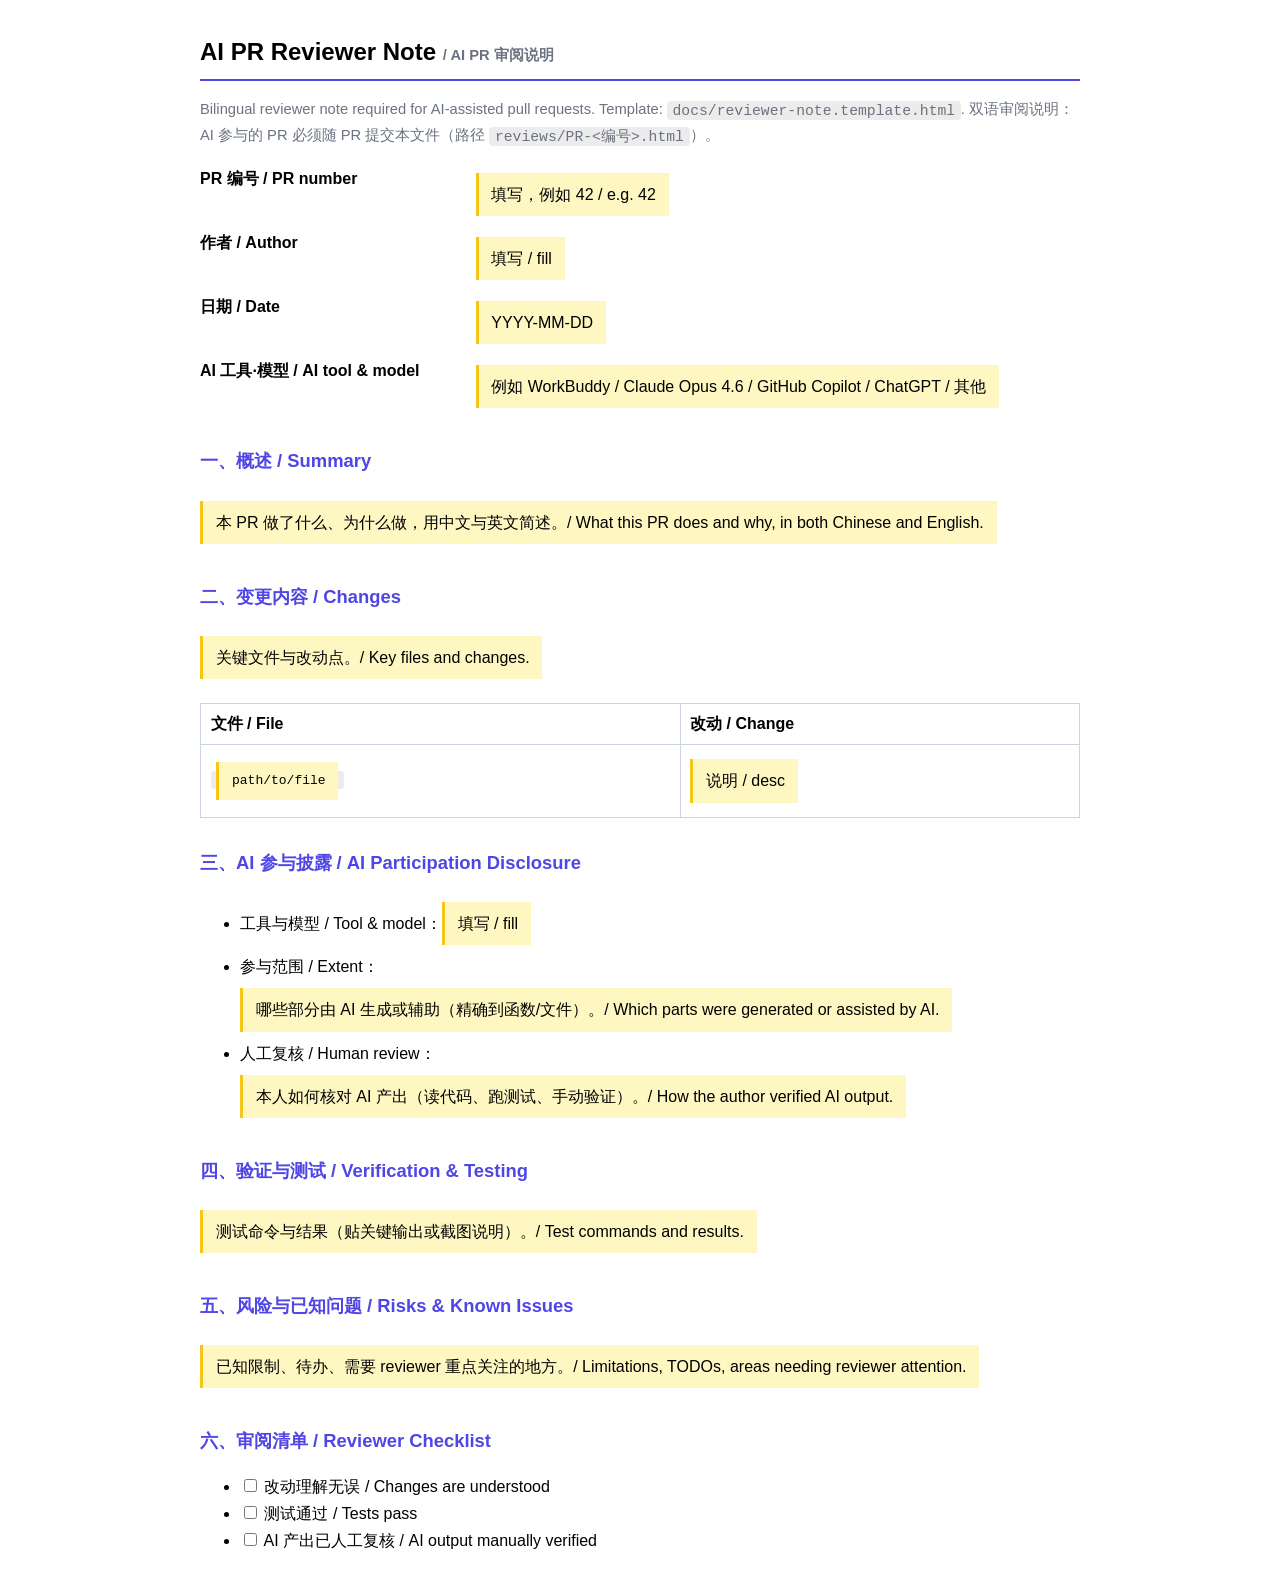
<file: docs/reviewer-note.template.html>
<!DOCTYPE html>
<html lang="zh-CN">
<head>
<meta charset="utf-8">
<meta name="viewport" content="width=device-width, initial-scale=1">
<title>AI PR Reviewer Note / AI PR 审阅说明</title>
<style>
  :root { color-scheme: light dark; }
  body { font-family: -apple-system, "Segoe UI", "PingFang SC", "Microsoft YaHei", sans-serif; max-width: 880px; margin: 2rem auto; padding: 0 1rem; line-height: 1.7; }
  h1 { font-size: 1.5rem; border-bottom: 2px solid #4f46e5; padding-bottom: .4rem; }
  h2 { font-size: 1.15rem; margin-top: 1.8rem; color: #4f46e5; }
  .en { color: #6b7280; font-size: .92rem; }
  .meta { display: grid; grid-template-columns: max-content 1fr; gap: .3rem 1rem; margin: 1rem 0; }
  .meta dt { font-weight: 600; }
  code { background: rgba(127,127,127,.15); padding: .1rem .35rem; border-radius: 4px; }
  .placeholder { background: #fff7c2; border-left: 3px solid #f5c518; padding: .5rem .8rem; margin: .5rem 0; display: inline-block; }
  table { border-collapse: collapse; width: 100%; margin: .6rem 0; }
  th, td { border: 1px solid #cbd5e1; padding: .4rem .6rem; text-align: left; }
</style>
</head>
<body>
<h1>AI PR Reviewer Note <span class="en">/ AI PR 审阅说明</span></h1>
<p class="en">Bilingual reviewer note required for AI-assisted pull requests. Template: <code>docs/reviewer-note.template.html</code>. 双语审阅说明：AI 参与的 PR 必须随 PR 提交本文件（路径 <code>reviews/PR-&lt;编号&gt;.html</code>）。</p>

<dl class="meta">
  <dt>PR 编号 / PR number</dt><dd><span class="placeholder">填写，例如 42 / e.g. 42</span></dd>
  <dt>作者 / Author</dt><dd><span class="placeholder">填写 / fill</span></dd>
  <dt>日期 / Date</dt><dd><span class="placeholder">YYYY-MM-DD</span></dd>
  <dt>AI 工具·模型 / AI tool &amp; model</dt><dd><span class="placeholder">例如 WorkBuddy / Claude Opus 4.6 / GitHub Copilot / ChatGPT / 其他</span></dd>
</dl>

<h2>一、概述 / Summary</h2>
<p><span class="placeholder">本 PR 做了什么、为什么做，用中文与英文简述。/ What this PR does and why, in both Chinese and English.</span></p>

<h2>二、变更内容 / Changes</h2>
<p><span class="placeholder">关键文件与改动点。/ Key files and changes.</span></p>
<table>
  <tr><th>文件 / File</th><th>改动 / Change</th></tr>
  <tr><td><code><span class="placeholder">path/to/file</span></code></td><td><span class="placeholder">说明 / desc</span></td></tr>
</table>

<h2>三、AI 参与披露 / AI Participation Disclosure</h2>
<ul>
  <li>工具与模型 / Tool &amp; model：<span class="placeholder">填写 / fill</span></li>
  <li>参与范围 / Extent：<span class="placeholder">哪些部分由 AI 生成或辅助（精确到函数/文件）。/ Which parts were generated or assisted by AI.</span></li>
  <li>人工复核 / Human review：<span class="placeholder">本人如何核对 AI 产出（读代码、跑测试、手动验证）。/ How the author verified AI output.</span></li>
</ul>

<h2>四、验证与测试 / Verification &amp; Testing</h2>
<p><span class="placeholder">测试命令与结果（贴关键输出或截图说明）。/ Test commands and results.</span></p>

<h2>五、风险与已知问题 / Risks &amp; Known Issues</h2>
<p><span class="placeholder">已知限制、待办、需要 reviewer 重点关注的地方。/ Limitations, TODOs, areas needing reviewer attention.</span></p>

<h2>六、审阅清单 / Reviewer Checklist</h2>
<ul>
  <li><input type="checkbox"> 改动理解无误 / Changes are understood</li>
  <li><input type="checkbox"> 测试通过 / Tests pass</li>
  <li><input type="checkbox"> AI 产出已人工复核 / AI output manually verified</li>
</ul>
</body>
</html>
</file>
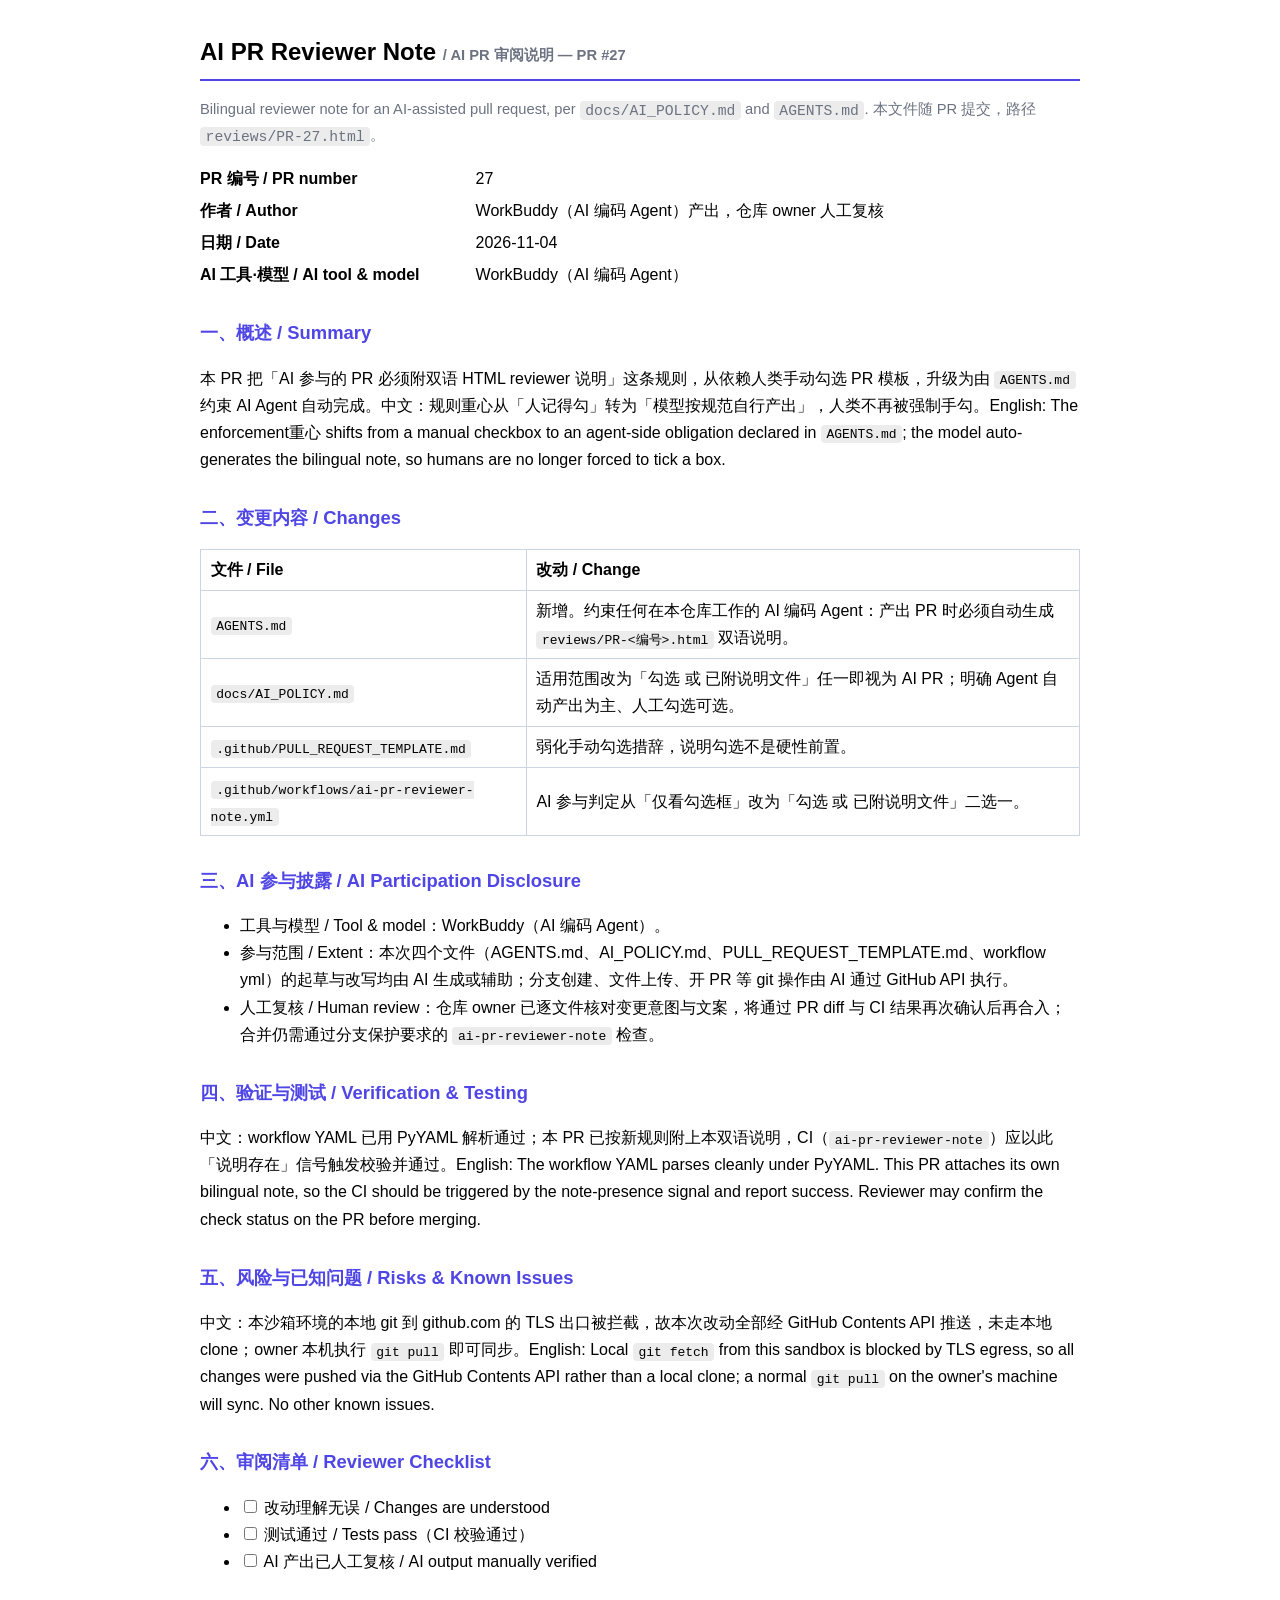
<file: reviews/PR-27.html>
<!DOCTYPE html>
<html lang="zh-CN">
<head>
<meta charset="utf-8">
<meta name="viewport" content="width=device-width, initial-scale=1">
<title>AI PR Reviewer Note / AI PR 审阅说明 — PR #27</title>
<style>
  :root { color-scheme: light dark; }
  body { font-family: -apple-system, "Segoe UI", "PingFang SC", "Microsoft YaHei", sans-serif; max-width: 880px; margin: 2rem auto; padding: 0 1rem; line-height: 1.7; }
  h1 { font-size: 1.5rem; border-bottom: 2px solid #4f46e5; padding-bottom: .4rem; }
  h2 { font-size: 1.15rem; margin-top: 1.8rem; color: #4f46e5; }
  .en { color: #6b7280; font-size: .92rem; }
  .meta { display: grid; grid-template-columns: max-content 1fr; gap: .3rem 1rem; margin: 1rem 0; }
  .meta dt { font-weight: 600; }
  code { background: rgba(127,127,127,.15); padding: .1rem .35rem; border-radius: 4px; }
  table { border-collapse: collapse; width: 100%; margin: .6rem 0; }
  th, td { border: 1px solid #cbd5e1; padding: .4rem .6rem; text-align: left; }
</style>
</head>
<body>
<h1>AI PR Reviewer Note <span class="en">/ AI PR 审阅说明 — PR #27</span></h1>
<p class="en">Bilingual reviewer note for an AI-assisted pull request, per <code>docs/AI_POLICY.md</code> and <code>AGENTS.md</code>. 本文件随 PR 提交，路径 <code>reviews/PR-27.html</code>。</p>

<dl class="meta">
  <dt>PR 编号 / PR number</dt><dd>27</dd>
  <dt>作者 / Author</dt><dd>WorkBuddy（AI 编码 Agent）产出，仓库 owner 人工复核</dd>
  <dt>日期 / Date</dt><dd>2026-11-04</dd>
  <dt>AI 工具·模型 / AI tool &amp; model</dt><dd>WorkBuddy（AI 编码 Agent）</dd>
</dl>

<h2>一、概述 / Summary</h2>
<p>本 PR 把「AI 参与的 PR 必须附双语 HTML reviewer 说明」这条规则，从依赖人类手动勾选 PR 模板，升级为由 <code>AGENTS.md</code> 约束 AI Agent 自动完成。中文：规则重心从「人记得勾」转为「模型按规范自行产出」，人类不再被强制手勾。English: The enforcement重心 shifts from a manual checkbox to an agent-side obligation declared in <code>AGENTS.md</code>; the model auto-generates the bilingual note, so humans are no longer forced to tick a box.</p>

<h2>二、变更内容 / Changes</h2>
<table>
  <tr><th>文件 / File</th><th>改动 / Change</th></tr>
  <tr><td><code>AGENTS.md</code></td><td>新增。约束任何在本仓库工作的 AI 编码 Agent：产出 PR 时必须自动生成 <code>reviews/PR-&lt;编号&gt;.html</code> 双语说明。</td></tr>
  <tr><td><code>docs/AI_POLICY.md</code></td><td>适用范围改为「勾选 或 已附说明文件」任一即视为 AI PR；明确 Agent 自动产出为主、人工勾选可选。</td></tr>
  <tr><td><code>.github/PULL_REQUEST_TEMPLATE.md</code></td><td>弱化手动勾选措辞，说明勾选不是硬性前置。</td></tr>
  <tr><td><code>.github/workflows/ai-pr-reviewer-note.yml</code></td><td>AI 参与判定从「仅看勾选框」改为「勾选 或 已附说明文件」二选一。</td></tr>
</table>

<h2>三、AI 参与披露 / AI Participation Disclosure</h2>
<ul>
  <li>工具与模型 / Tool &amp; model：WorkBuddy（AI 编码 Agent）。</li>
  <li>参与范围 / Extent：本次四个文件（AGENTS.md、AI_POLICY.md、PULL_REQUEST_TEMPLATE.md、workflow yml）的起草与改写均由 AI 生成或辅助；分支创建、文件上传、开 PR 等 git 操作由 AI 通过 GitHub API 执行。</li>
  <li>人工复核 / Human review：仓库 owner 已逐文件核对变更意图与文案，将通过 PR diff 与 CI 结果再次确认后再合入；合并仍需通过分支保护要求的 <code>ai-pr-reviewer-note</code> 检查。</li>
</ul>

<h2>四、验证与测试 / Verification &amp; Testing</h2>
<p>中文：workflow YAML 已用 PyYAML 解析通过；本 PR 已按新规则附上本双语说明，CI（<code>ai-pr-reviewer-note</code>）应以此「说明存在」信号触发校验并通过。English: The workflow YAML parses cleanly under PyYAML. This PR attaches its own bilingual note, so the CI should be triggered by the note-presence signal and report success. Reviewer may confirm the check status on the PR before merging.</p>

<h2>五、风险与已知问题 / Risks &amp; Known Issues</h2>
<p>中文：本沙箱环境的本地 git 到 github.com 的 TLS 出口被拦截，故本次改动全部经 GitHub Contents API 推送，未走本地 clone；owner 本机执行 <code>git pull</code> 即可同步。English: Local <code>git fetch</code> from this sandbox is blocked by TLS egress, so all changes were pushed via the GitHub Contents API rather than a local clone; a normal <code>git pull</code> on the owner's machine will sync. No other known issues.</p>

<h2>六、审阅清单 / Reviewer Checklist</h2>
<ul>
  <li><input type="checkbox"> 改动理解无误 / Changes are understood</li>
  <li><input type="checkbox"> 测试通过 / Tests pass（CI 校验通过）</li>
  <li><input type="checkbox"> AI 产出已人工复核 / AI output manually verified</li>
</ul>
</body>
</html>
</file>
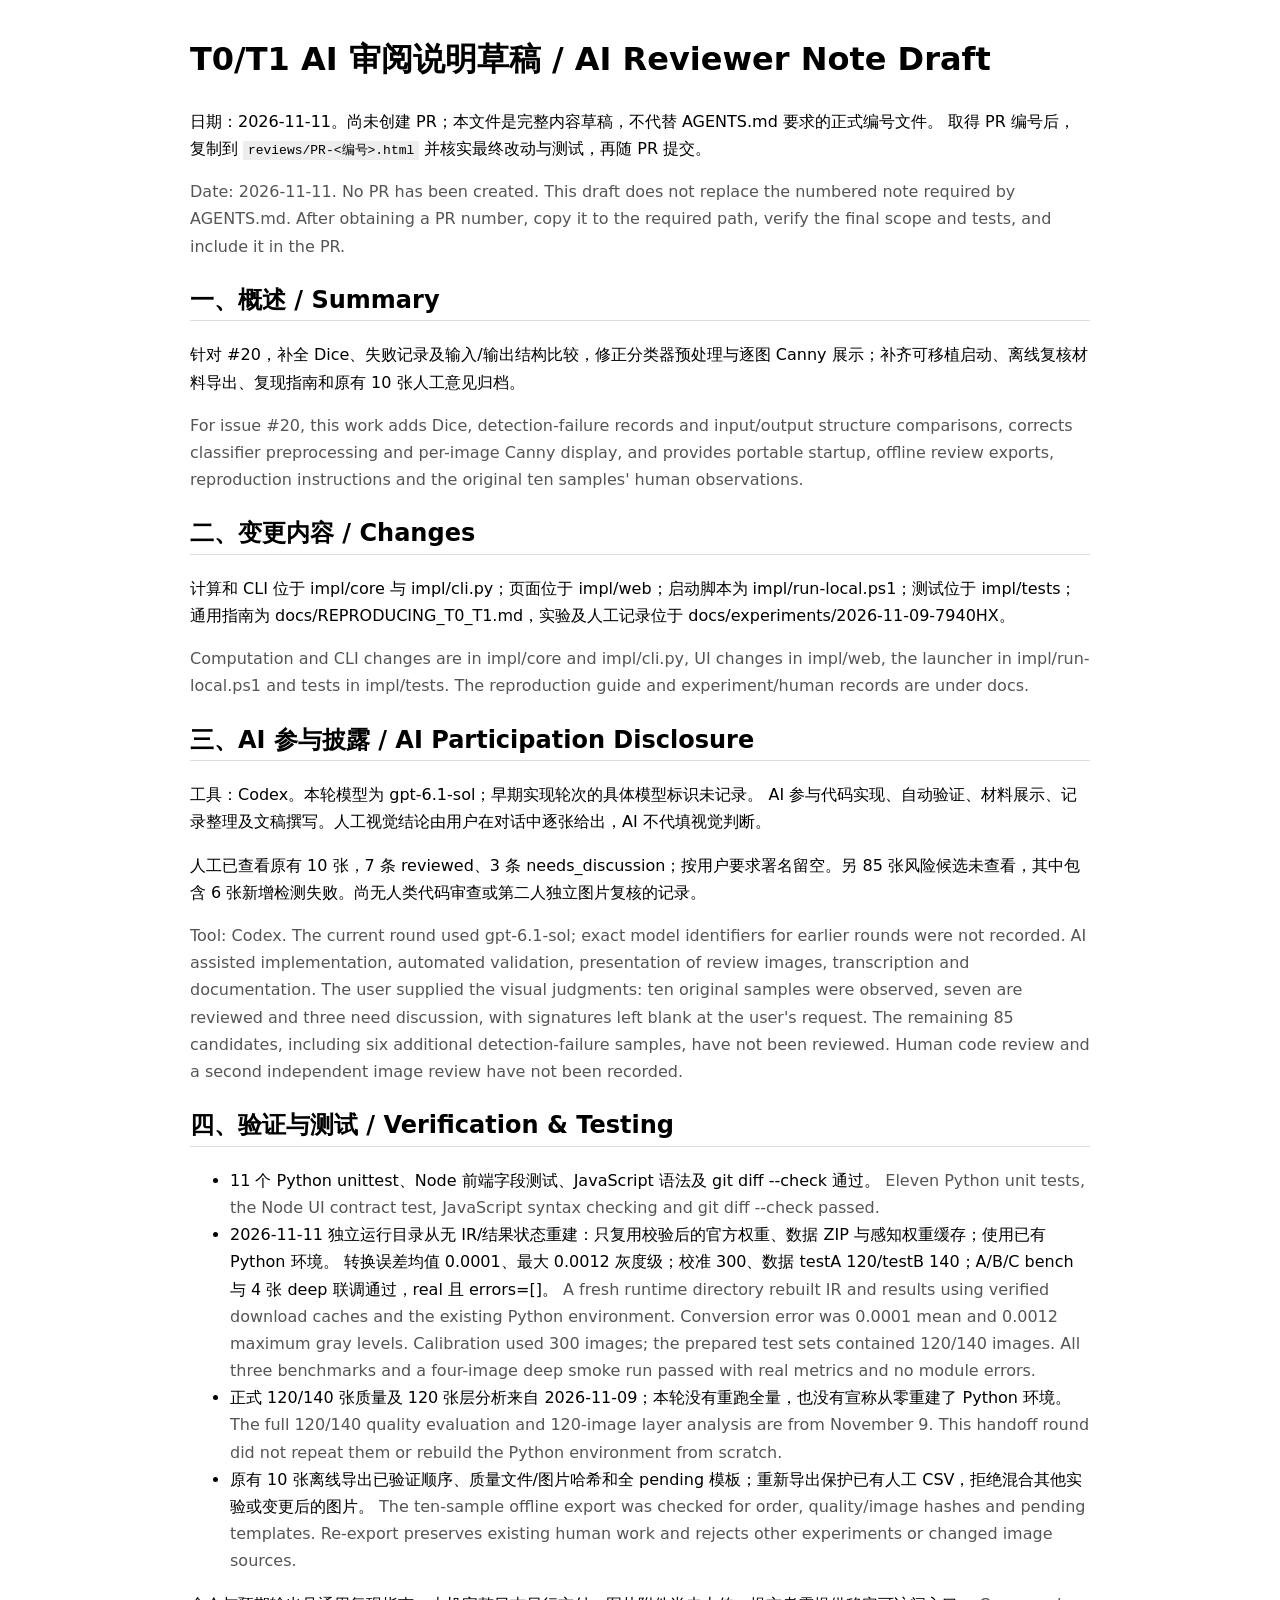
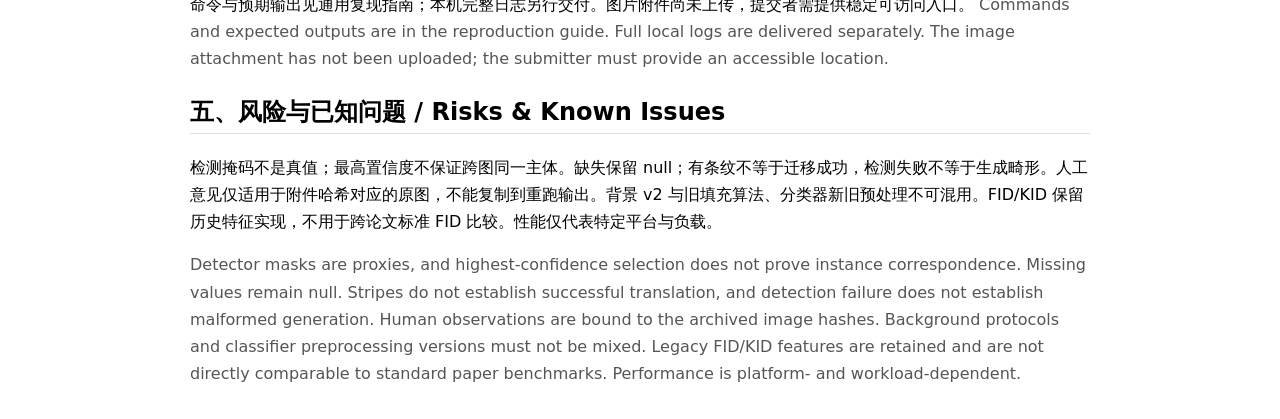
<file: reviews/PR-28.html>
<!DOCTYPE html>
<html lang="zh-CN">
<head><meta charset="utf-8"><meta name="viewport" content="width=device-width,initial-scale=1">
<title>T0/T1 AI reviewer 说明草稿 / Reviewer note draft</title>
<style>body{font-family:system-ui,sans-serif;max-width:900px;margin:2rem auto;padding:0 1rem;line-height:1.7}h2{border-bottom:1px solid #ddd}.en{color:#555}code{background:#eee;padding:.1rem .3rem}</style></head>
<body>
<h1>T0/T1 AI 审阅说明草稿 / AI Reviewer Note Draft</h1>
<p>日期：2026-11-11。尚未创建 PR；本文件是完整内容草稿，不代替 AGENTS.md 要求的正式编号文件。
取得 PR 编号后，复制到 <code>reviews/PR-&lt;编号&gt;.html</code> 并核实最终改动与测试，再随 PR 提交。</p>
<p class="en">Date: 2026-11-11. No PR has been created. This draft does not replace the numbered note required by AGENTS.md.
After obtaining a PR number, copy it to the required path, verify the final scope and tests, and include it in the PR.</p>
<h2>一、概述 / Summary</h2>
<p>针对 #20，补全 Dice、失败记录及输入/输出结构比较，修正分类器预处理与逐图 Canny 展示；补齐可移植启动、离线复核材料导出、复现指南和原有 10 张人工意见归档。</p>
<p class="en">For issue #20, this work adds Dice, detection-failure records and input/output structure comparisons, corrects classifier preprocessing and per-image Canny display, and provides portable startup, offline review exports, reproduction instructions and the original ten samples' human observations.</p>
<h2>二、变更内容 / Changes</h2>
<p>计算和 CLI 位于 impl/core 与 impl/cli.py；页面位于 impl/web；启动脚本为 impl/run-local.ps1；测试位于 impl/tests；通用指南为 docs/REPRODUCING_T0_T1.md，实验及人工记录位于 docs/experiments/2026-11-09-7940HX。</p>
<p class="en">Computation and CLI changes are in impl/core and impl/cli.py, UI changes in impl/web, the launcher in impl/run-local.ps1 and tests in impl/tests. The reproduction guide and experiment/human records are under docs.</p>
<h2>三、AI 参与披露 / AI Participation Disclosure</h2>
<p>工具：Codex。本轮模型为 gpt-6.1-sol；早期实现轮次的具体模型标识未记录。
AI 参与代码实现、自动验证、材料展示、记录整理及文稿撰写。人工视觉结论由用户在对话中逐张给出，AI 不代填视觉判断。</p>
<p>人工已查看原有 10 张，7 条 reviewed、3 条 needs_discussion；按用户要求署名留空。另 85 张风险候选未查看，其中包含 6 张新增检测失败。尚无人类代码审查或第二人独立图片复核的记录。</p>
<p class="en">Tool: Codex. The current round used gpt-6.1-sol; exact model identifiers for earlier rounds were not recorded.
AI assisted implementation, automated validation, presentation of review images, transcription and documentation.
The user supplied the visual judgments: ten original samples were observed, seven are reviewed and three need discussion, with signatures left blank at the user's request.
The remaining 85 candidates, including six additional detection-failure samples, have not been reviewed. Human code review and a second independent image review have not been recorded.</p>
<h2>四、验证与测试 / Verification &amp; Testing</h2>
<ul>
<li>11 个 Python unittest、Node 前端字段测试、JavaScript 语法及 git diff --check 通过。
<span class="en">Eleven Python unit tests, the Node UI contract test, JavaScript syntax checking and git diff --check passed.</span></li>
<li>2026-11-11 独立运行目录从无 IR/结果状态重建：只复用校验后的官方权重、数据 ZIP 与感知权重缓存；使用已有 Python 环境。
转换误差均值 0.0001、最大 0.0012 灰度级；校准 300、数据 testA 120/testB 140；A/B/C bench 与 4 张 deep 联调通过，real 且 errors=[]。
<span class="en">A fresh runtime directory rebuilt IR and results using verified download caches and the existing Python environment. Conversion error was 0.0001 mean and 0.0012 maximum gray levels. Calibration used 300 images; the prepared test sets contained 120/140 images. All three benchmarks and a four-image deep smoke run passed with real metrics and no module errors.</span></li>
<li>正式 120/140 张质量及 120 张层分析来自 2026-11-09；本轮没有重跑全量，也没有宣称从零重建了 Python 环境。
<span class="en">The full 120/140 quality evaluation and 120-image layer analysis are from November 9. This handoff round did not repeat them or rebuild the Python environment from scratch.</span></li>
<li>原有 10 张离线导出已验证顺序、质量文件/图片哈希和全 pending 模板；重新导出保护已有人工 CSV，拒绝混合其他实验或变更后的图片。
<span class="en">The ten-sample offline export was checked for order, quality/image hashes and pending templates. Re-export preserves existing human work and rejects other experiments or changed image sources.</span></li>
</ul>
<p>命令与预期输出见通用复现指南；本机完整日志另行交付。图片附件尚未上传，提交者需提供稳定可访问入口。
<span class="en">Commands and expected outputs are in the reproduction guide. Full local logs are delivered separately. The image attachment has not been uploaded; the submitter must provide an accessible location.</span></p>
<h2>五、风险与已知问题 / Risks &amp; Known Issues</h2>
<p>检测掩码不是真值；最高置信度不保证跨图同一主体。缺失保留 null；有条纹不等于迁移成功，检测失败不等于生成畸形。人工意见仅适用于附件哈希对应的原图，不能复制到重跑输出。背景 v2 与旧填充算法、分类器新旧预处理不可混用。FID/KID 保留历史特征实现，不用于跨论文标准 FID 比较。性能仅代表特定平台与负载。</p>
<p class="en">Detector masks are proxies, and highest-confidence selection does not prove instance correspondence. Missing values remain null. Stripes do not establish successful translation, and detection failure does not establish malformed generation. Human observations are bound to the archived image hashes. Background protocols and classifier preprocessing versions must not be mixed. Legacy FID/KID features are retained and are not directly comparable to standard paper benchmarks. Performance is platform- and workload-dependent.</p>
</body></html>
</file>
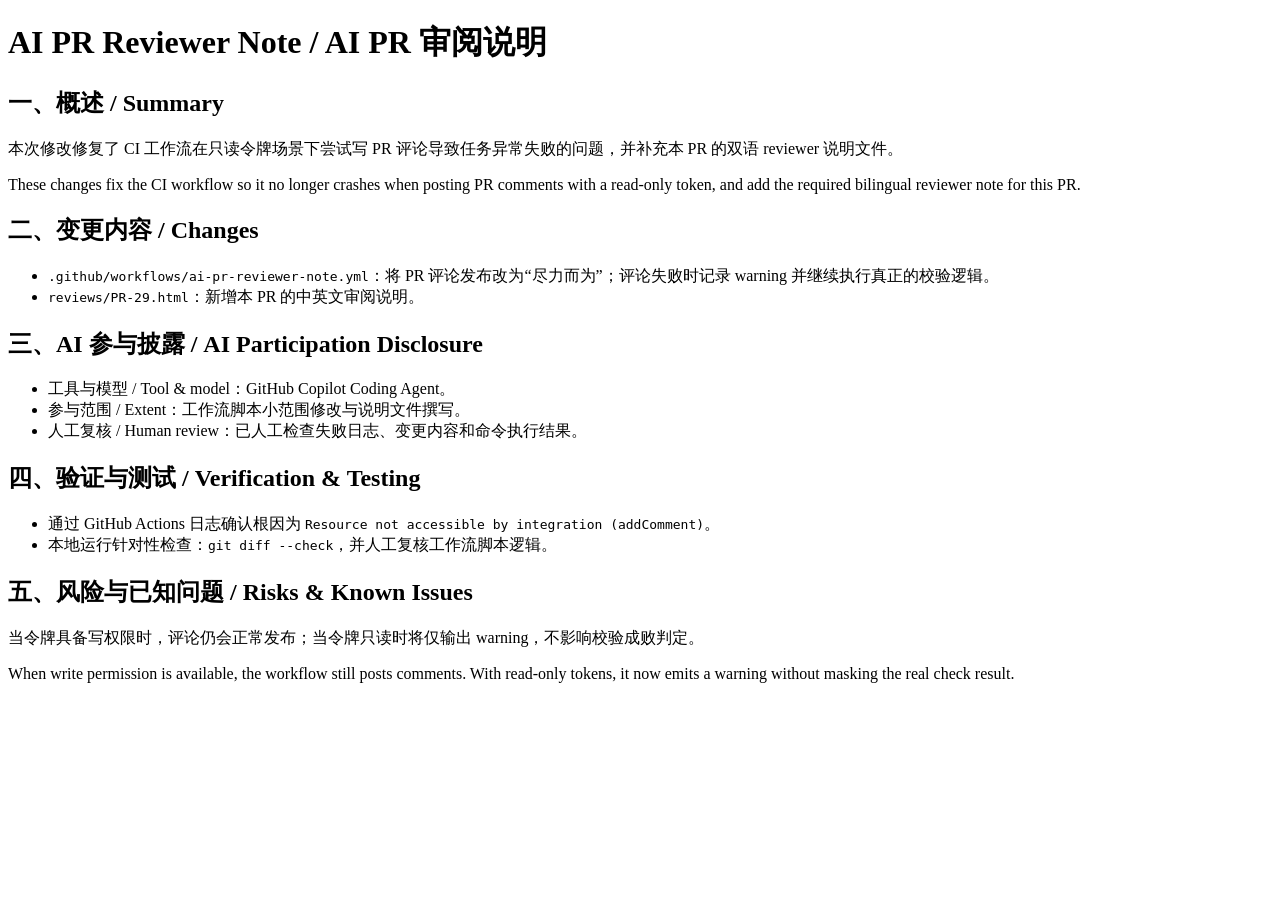
<file: reviews/PR-29.html>
<!DOCTYPE html>
<html lang="zh-CN">
<head>
<meta charset="utf-8">
<meta name="viewport" content="width=device-width, initial-scale=1">
<title>PR-29 AI Reviewer Note</title>
</head>
<body>
<h1>AI PR Reviewer Note / AI PR 审阅说明</h1>

<h2>一、概述 / Summary</h2>
<p>本次修改修复了 CI 工作流在只读令牌场景下尝试写 PR 评论导致任务异常失败的问题，并补充本 PR 的双语 reviewer 说明文件。</p>
<p>These changes fix the CI workflow so it no longer crashes when posting PR comments with a read-only token, and add the required bilingual reviewer note for this PR.</p>

<h2>二、变更内容 / Changes</h2>
<ul>
  <li><code>.github/workflows/ai-pr-reviewer-note.yml</code>：将 PR 评论发布改为“尽力而为”；评论失败时记录 warning 并继续执行真正的校验逻辑。</li>
  <li><code>reviews/PR-29.html</code>：新增本 PR 的中英文审阅说明。</li>
</ul>

<h2>三、AI 参与披露 / AI Participation Disclosure</h2>
<ul>
  <li>工具与模型 / Tool &amp; model：GitHub Copilot Coding Agent。</li>
  <li>参与范围 / Extent：工作流脚本小范围修改与说明文件撰写。</li>
  <li>人工复核 / Human review：已人工检查失败日志、变更内容和命令执行结果。</li>
</ul>

<h2>四、验证与测试 / Verification &amp; Testing</h2>
<ul>
  <li>通过 GitHub Actions 日志确认根因为 <code>Resource not accessible by integration (addComment)</code>。</li>
  <li>本地运行针对性检查：<code>git diff --check</code>，并人工复核工作流脚本逻辑。</li>
</ul>

<h2>五、风险与已知问题 / Risks &amp; Known Issues</h2>
<p>当令牌具备写权限时，评论仍会正常发布；当令牌只读时将仅输出 warning，不影响校验成败判定。</p>
<p>When write permission is available, the workflow still posts comments. With read-only tokens, it now emits a warning without masking the real check result.</p>
</body>
</html>
</file>
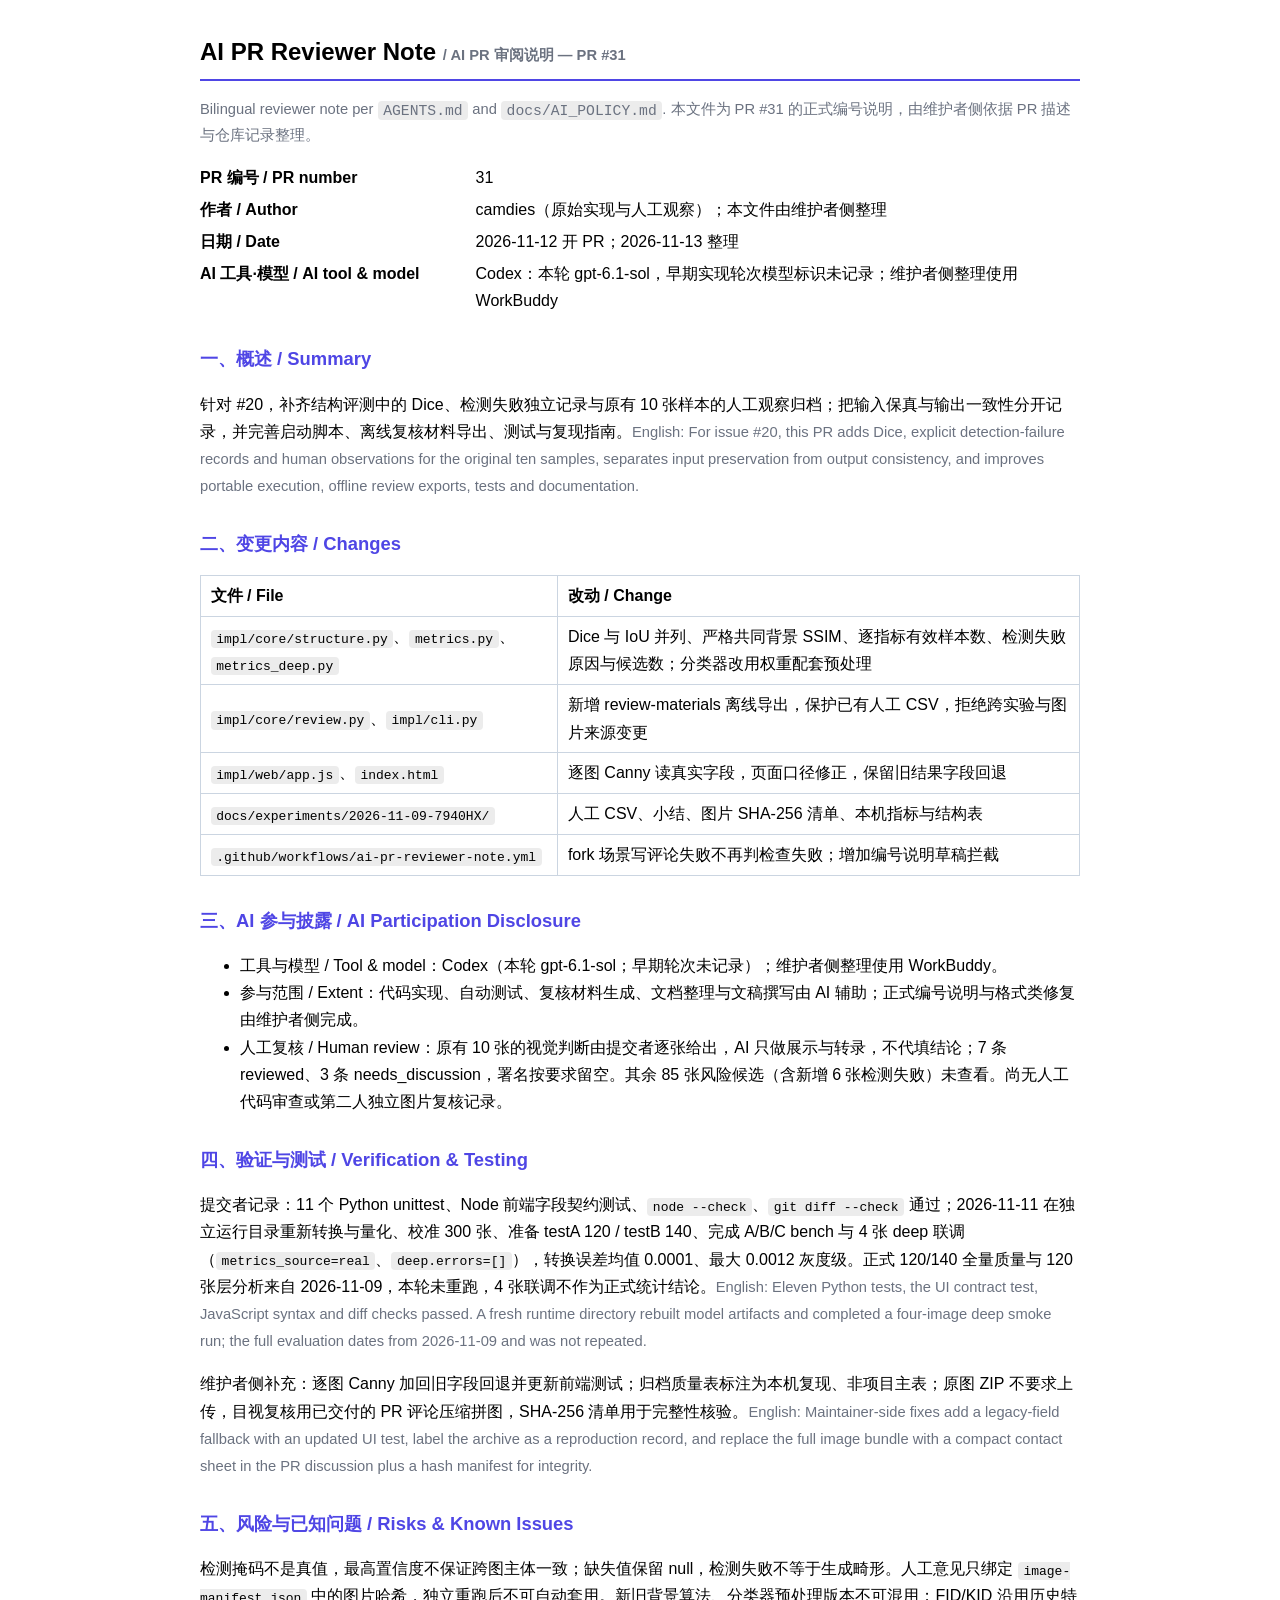
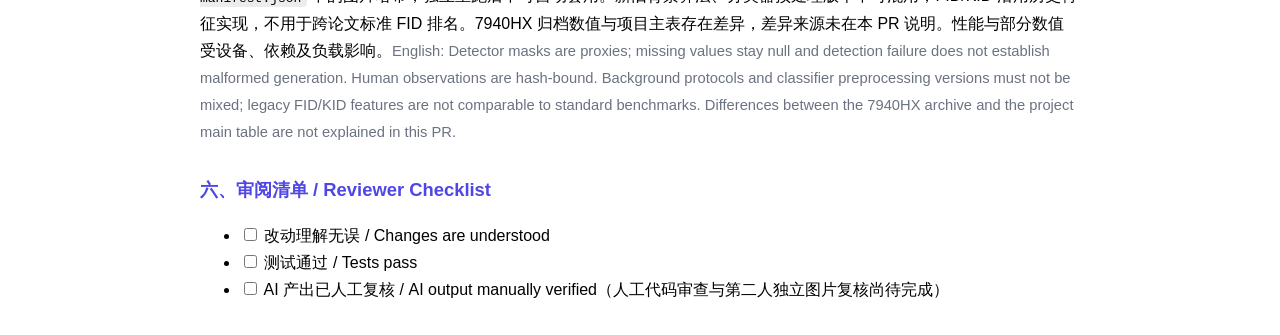
<file: reviews/PR-31.html>
<!DOCTYPE html>
<html lang="zh-CN">
<head>
<meta charset="utf-8">
<meta name="viewport" content="width=device-width, initial-scale=1">
<title>AI PR Reviewer Note / AI PR 审阅说明 — PR #31</title>
<style>
  :root { color-scheme: light dark; }
  body { font-family: -apple-system, "Segoe UI", "PingFang SC", "Microsoft YaHei", sans-serif; max-width: 880px; margin: 2rem auto; padding: 0 1rem; line-height: 1.7; }
  h1 { font-size: 1.5rem; border-bottom: 2px solid #4f46e5; padding-bottom: .4rem; }
  h2 { font-size: 1.15rem; margin-top: 1.8rem; color: #4f46e5; }
  .en { color: #6b7280; font-size: .92rem; }
  .meta { display: grid; grid-template-columns: max-content 1fr; gap: .3rem 1rem; margin: 1rem 0; }
  .meta dt { font-weight: 600; }
  code { background: rgba(127,127,127,.15); padding: .1rem .35rem; border-radius: 4px; }
  table { border-collapse: collapse; width: 100%; margin: .6rem 0; }
  th, td { border: 1px solid #cbd5e1; padding: .4rem .6rem; text-align: left; }
</style>
</head>
<body>
<h1>AI PR Reviewer Note <span class="en">/ AI PR 审阅说明 — PR #31</span></h1>
<p class="en">Bilingual reviewer note per <code>AGENTS.md</code> and <code>docs/AI_POLICY.md</code>. 本文件为 PR #31 的正式编号说明，由维护者侧依据 PR 描述与仓库记录整理。</p>

<dl class="meta">
  <dt>PR 编号 / PR number</dt><dd>31</dd>
  <dt>作者 / Author</dt><dd>camdies（原始实现与人工观察）；本文件由维护者侧整理</dd>
  <dt>日期 / Date</dt><dd>2026-11-12 开 PR；2026-11-13 整理</dd>
  <dt>AI 工具·模型 / AI tool &amp; model</dt><dd>Codex：本轮 gpt-6.1-sol，早期实现轮次模型标识未记录；维护者侧整理使用 WorkBuddy</dd>
</dl>

<h2>一、概述 / Summary</h2>
<p>针对 #20，补齐结构评测中的 Dice、检测失败独立记录与原有 10 张样本的人工观察归档；把输入保真与输出一致性分开记录，并完善启动脚本、离线复核材料导出、测试与复现指南。<span class="en">English: For issue #20, this PR adds Dice, explicit detection-failure records and human observations for the original ten samples, separates input preservation from output consistency, and improves portable execution, offline review exports, tests and documentation.</span></p>

<h2>二、变更内容 / Changes</h2>
<table>
  <tr><th>文件 / File</th><th>改动 / Change</th></tr>
  <tr><td><code>impl/core/structure.py</code>、<code>metrics.py</code>、<code>metrics_deep.py</code></td><td>Dice 与 IoU 并列、严格共同背景 SSIM、逐指标有效样本数、检测失败原因与候选数；分类器改用权重配套预处理</td></tr>
  <tr><td><code>impl/core/review.py</code>、<code>impl/cli.py</code></td><td>新增 review-materials 离线导出，保护已有人工 CSV，拒绝跨实验与图片来源变更</td></tr>
  <tr><td><code>impl/web/app.js</code>、<code>index.html</code></td><td>逐图 Canny 读真实字段，页面口径修正，保留旧结果字段回退</td></tr>
  <tr><td><code>docs/experiments/2026-11-09-7940HX/</code></td><td>人工 CSV、小结、图片 SHA-256 清单、本机指标与结构表</td></tr>
  <tr><td><code>.github/workflows/ai-pr-reviewer-note.yml</code></td><td>fork 场景写评论失败不再判检查失败；增加编号说明草稿拦截</td></tr>
</table>

<h2>三、AI 参与披露 / AI Participation Disclosure</h2>
<ul>
  <li>工具与模型 / Tool &amp; model：Codex（本轮 gpt-6.1-sol；早期轮次未记录）；维护者侧整理使用 WorkBuddy。</li>
  <li>参与范围 / Extent：代码实现、自动测试、复核材料生成、文档整理与文稿撰写由 AI 辅助；正式编号说明与格式类修复由维护者侧完成。</li>
  <li>人工复核 / Human review：原有 10 张的视觉判断由提交者逐张给出，AI 只做展示与转录，不代填结论；7 条 reviewed、3 条 needs_discussion，署名按要求留空。其余 85 张风险候选（含新增 6 张检测失败）未查看。尚无人工代码审查或第二人独立图片复核记录。</li>
</ul>

<h2>四、验证与测试 / Verification &amp; Testing</h2>
<p>提交者记录：11 个 Python unittest、Node 前端字段契约测试、<code>node --check</code>、<code>git diff --check</code> 通过；2026-11-11 在独立运行目录重新转换与量化、校准 300 张、准备 testA 120 / testB 140、完成 A/B/C bench 与 4 张 deep 联调（<code>metrics_source=real</code>、<code>deep.errors=[]</code>），转换误差均值 0.0001、最大 0.0012 灰度级。正式 120/140 全量质量与 120 张层分析来自 2026-11-09，本轮未重跑，4 张联调不作为正式统计结论。<span class="en">English: Eleven Python tests, the UI contract test, JavaScript syntax and diff checks passed. A fresh runtime directory rebuilt model artifacts and completed a four-image deep smoke run; the full evaluation dates from 2026-11-09 and was not repeated.</span></p>
<p>维护者侧补充：逐图 Canny 加回旧字段回退并更新前端测试；归档质量表标注为本机复现、非项目主表；原图 ZIP 不要求上传，目视复核用已交付的 PR 评论压缩拼图，SHA-256 清单用于完整性核验。<span class="en">English: Maintainer-side fixes add a legacy-field fallback with an updated UI test, label the archive as a reproduction record, and replace the full image bundle with a compact contact sheet in the PR discussion plus a hash manifest for integrity.</span></p>

<h2>五、风险与已知问题 / Risks &amp; Known Issues</h2>
<p>检测掩码不是真值，最高置信度不保证跨图主体一致；缺失值保留 null，检测失败不等于生成畸形。人工意见只绑定 <code>image-manifest.json</code> 中的图片哈希，独立重跑后不可自动套用。新旧背景算法、分类器预处理版本不可混用；FID/KID 沿用历史特征实现，不用于跨论文标准 FID 排名。7940HX 归档数值与项目主表存在差异，差异来源未在本 PR 说明。性能与部分数值受设备、依赖及负载影响。<span class="en">English: Detector masks are proxies; missing values stay null and detection failure does not establish malformed generation. Human observations are hash-bound. Background protocols and classifier preprocessing versions must not be mixed; legacy FID/KID features are not comparable to standard benchmarks. Differences between the 7940HX archive and the project main table are not explained in this PR.</span></p>

<h2>六、审阅清单 / Reviewer Checklist</h2>
<ul>
  <li><input type="checkbox"> 改动理解无误 / Changes are understood</li>
  <li><input type="checkbox"> 测试通过 / Tests pass</li>
  <li><input type="checkbox"> AI 产出已人工复核 / AI output manually verified（人工代码审查与第二人独立图片复核尚待完成）</li>
</ul>
</body>
</html>
</file>
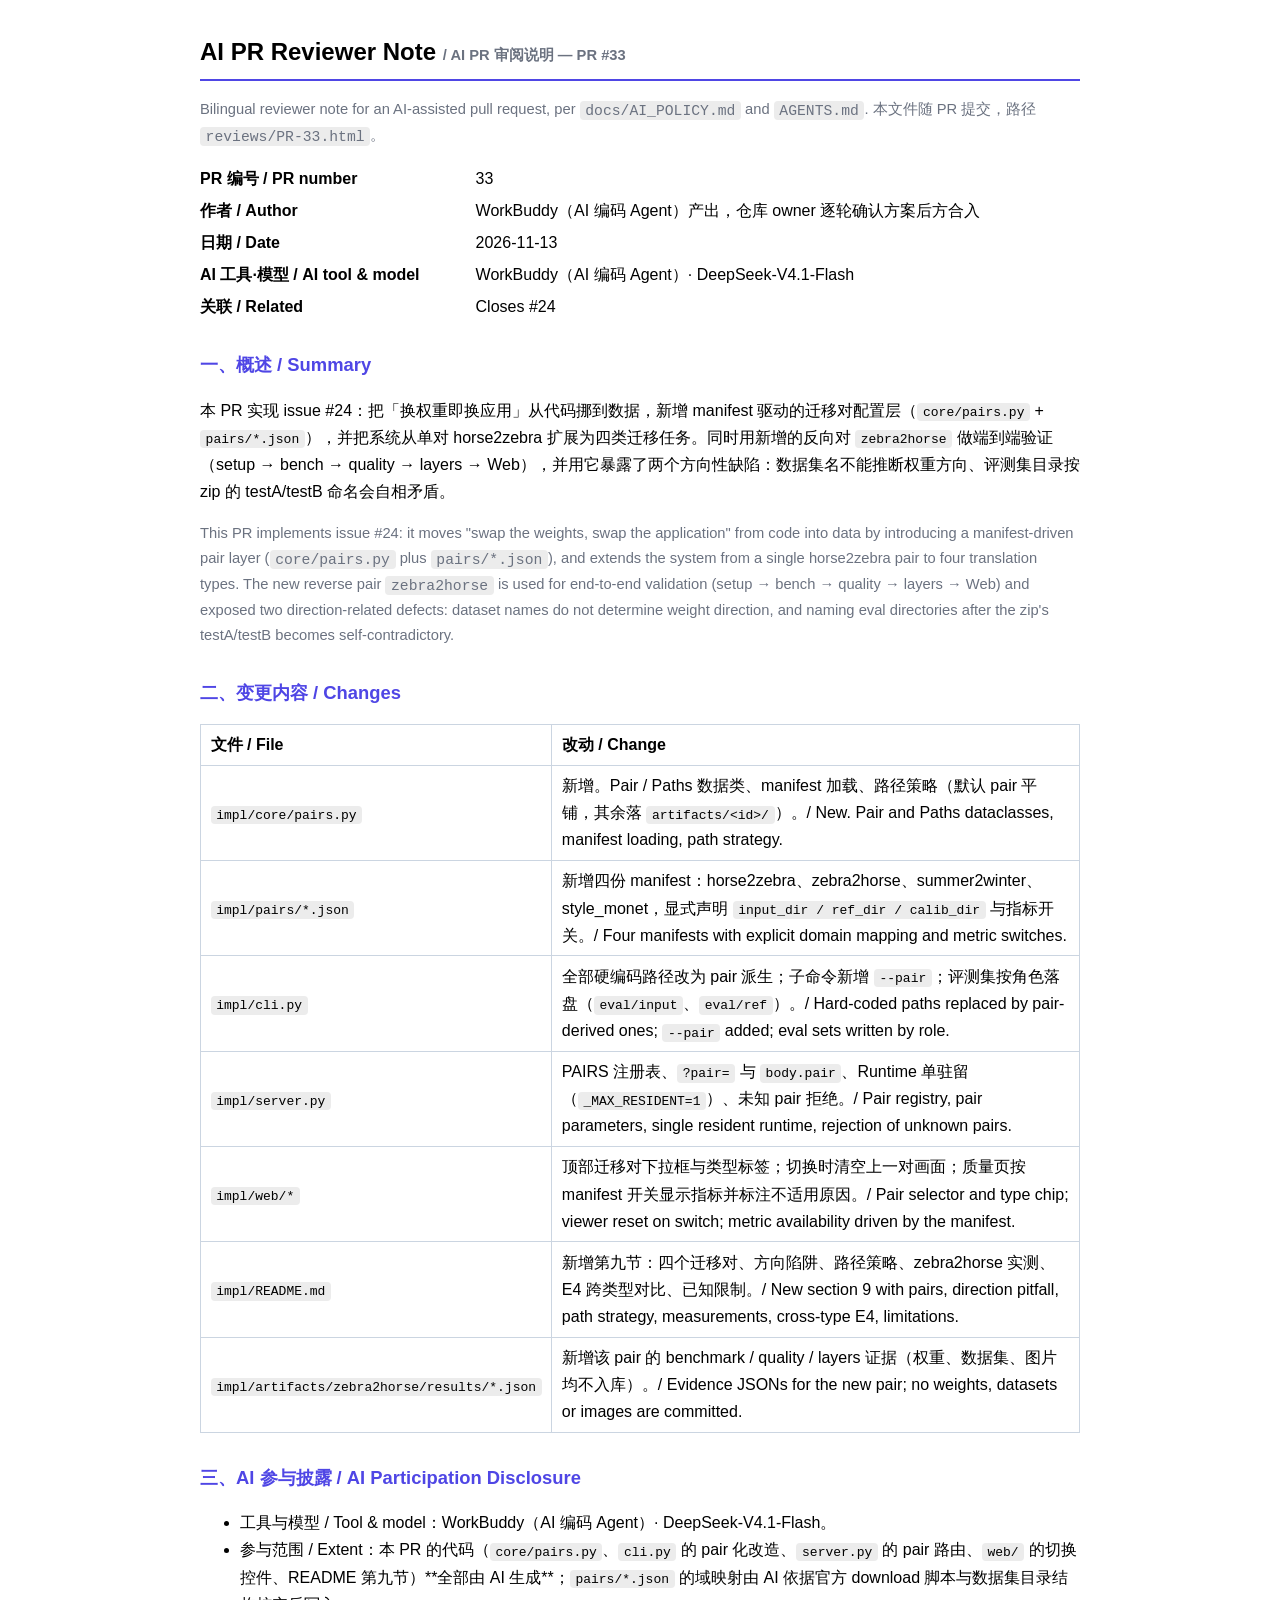
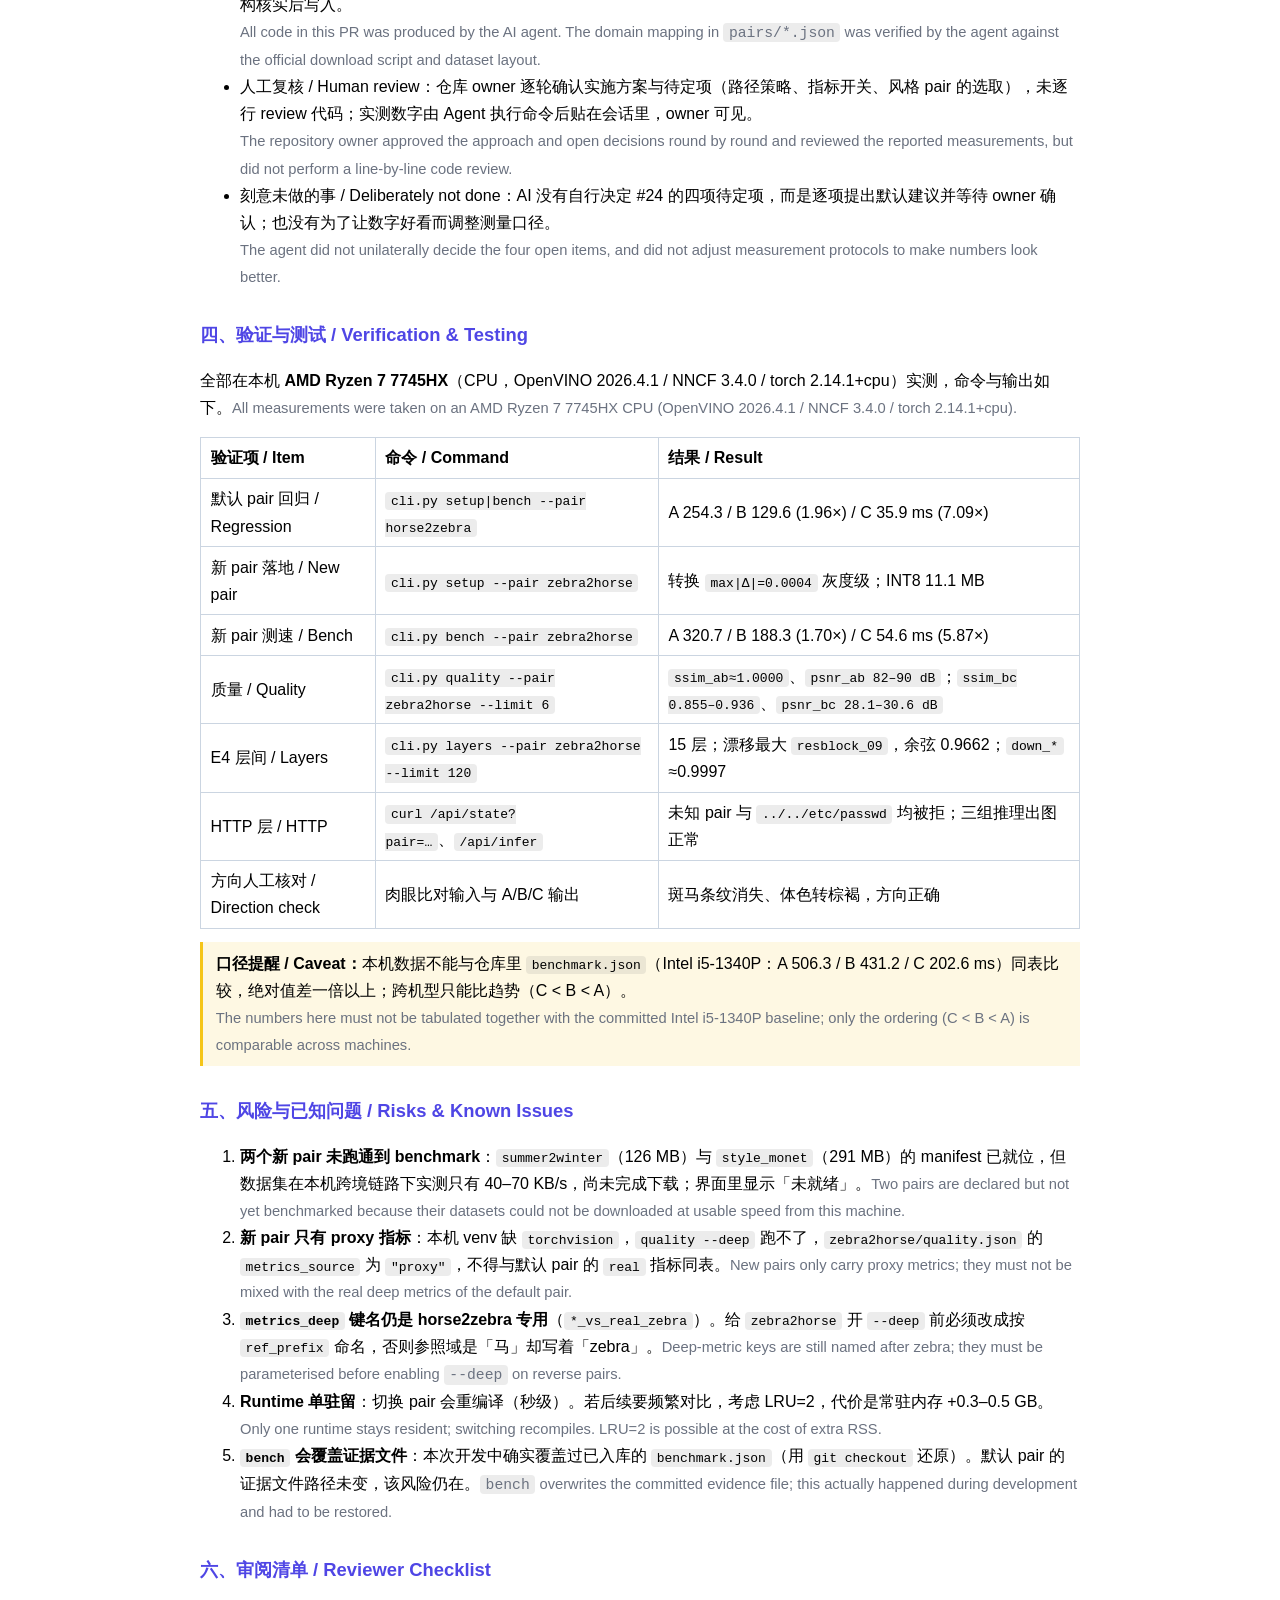
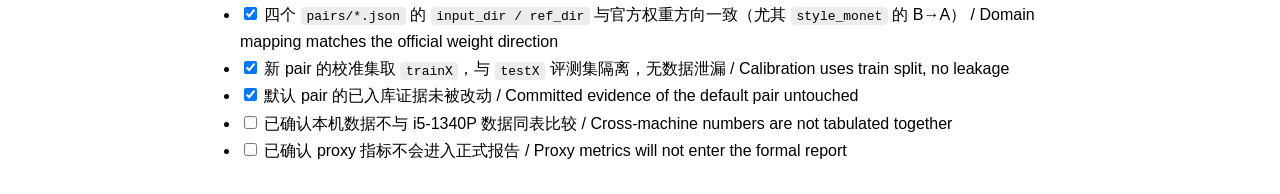
<file: reviews/PR-33.html>
<!DOCTYPE html>
<html lang="zh-CN">
<head>
<meta charset="utf-8">
<meta name="viewport" content="width=device-width, initial-scale=1">
<title>AI PR Reviewer Note / AI PR 审阅说明 — PR #33</title>
<style>
  :root { color-scheme: light dark; }
  body { font-family: -apple-system, "Segoe UI", "PingFang SC", "Microsoft YaHei", sans-serif; max-width: 880px; margin: 2rem auto; padding: 0 1rem; line-height: 1.7; }
  h1 { font-size: 1.5rem; border-bottom: 2px solid #4f46e5; padding-bottom: .4rem; }
  h2 { font-size: 1.15rem; margin-top: 1.8rem; color: #4f46e5; }
  .en { color: #6b7280; font-size: .92rem; }
  .meta { display: grid; grid-template-columns: max-content 1fr; gap: .3rem 1rem; margin: 1rem 0; }
  .meta dt { font-weight: 600; }
  code { background: rgba(127,127,127,.15); padding: .1rem .35rem; border-radius: 4px; }
  table { border-collapse: collapse; width: 100%; margin: .6rem 0; }
  th, td { border: 1px solid #cbd5e1; padding: .4rem .6rem; text-align: left; }
  .warn { border-left: 3px solid #f5c518; background: rgba(245,197,24,.12); padding: .5rem .8rem; margin: .8rem 0; }
</style>
</head>
<body>
<h1>AI PR Reviewer Note <span class="en">/ AI PR 审阅说明 — PR #33</span></h1>
<p class="en">Bilingual reviewer note for an AI-assisted pull request, per <code>docs/AI_POLICY.md</code> and <code>AGENTS.md</code>. 本文件随 PR 提交，路径 <code>reviews/PR-33.html</code>。</p>

<dl class="meta">
  <dt>PR 编号 / PR number</dt><dd>33</dd>
  <dt>作者 / Author</dt><dd>WorkBuddy（AI 编码 Agent）产出，仓库 owner 逐轮确认方案后方合入</dd>
  <dt>日期 / Date</dt><dd>2026-11-13</dd>
  <dt>AI 工具·模型 / AI tool &amp; model</dt><dd>WorkBuddy（AI 编码 Agent）· DeepSeek-V4.1-Flash</dd>
  <dt>关联 / Related</dt><dd>Closes #24</dd>
</dl>

<h2>一、概述 / Summary</h2>
<p>本 PR 实现 issue #24：把「换权重即换应用」从代码挪到数据，新增 manifest 驱动的迁移对配置层（<code>core/pairs.py</code> + <code>pairs/*.json</code>），并把系统从单对 horse2zebra 扩展为四类迁移任务。同时用新增的反向对 <code>zebra2horse</code> 做端到端验证（setup → bench → quality → layers → Web），并用它暴露了两个方向性缺陷：数据集名不能推断权重方向、评测集目录按 zip 的 testA/testB 命名会自相矛盾。</p>
<p class="en">This PR implements issue #24: it moves "swap the weights, swap the application" from code into data by introducing a manifest-driven pair layer (<code>core/pairs.py</code> plus <code>pairs/*.json</code>), and extends the system from a single horse2zebra pair to four translation types. The new reverse pair <code>zebra2horse</code> is used for end-to-end validation (setup → bench → quality → layers → Web) and exposed two direction-related defects: dataset names do not determine weight direction, and naming eval directories after the zip's testA/testB becomes self-contradictory.</p>

<h2>二、变更内容 / Changes</h2>
<table>
  <tr><th>文件 / File</th><th>改动 / Change</th></tr>
  <tr><td><code>impl/core/pairs.py</code></td><td>新增。Pair / Paths 数据类、manifest 加载、路径策略（默认 pair 平铺，其余落 <code>artifacts/&lt;id&gt;/</code>）。/ New. Pair and Paths dataclasses, manifest loading, path strategy.</td></tr>
  <tr><td><code>impl/pairs/*.json</code></td><td>新增四份 manifest：horse2zebra、zebra2horse、summer2winter、style_monet，显式声明 <code>input_dir / ref_dir / calib_dir</code> 与指标开关。/ Four manifests with explicit domain mapping and metric switches.</td></tr>
  <tr><td><code>impl/cli.py</code></td><td>全部硬编码路径改为 pair 派生；子命令新增 <code>--pair</code>；评测集按角色落盘（<code>eval/input</code>、<code>eval/ref</code>）。/ Hard-coded paths replaced by pair-derived ones; <code>--pair</code> added; eval sets written by role.</td></tr>
  <tr><td><code>impl/server.py</code></td><td>PAIRS 注册表、<code>?pair=</code> 与 <code>body.pair</code>、Runtime 单驻留（<code>_MAX_RESIDENT=1</code>）、未知 pair 拒绝。/ Pair registry, pair parameters, single resident runtime, rejection of unknown pairs.</td></tr>
  <tr><td><code>impl/web/*</code></td><td>顶部迁移对下拉框与类型标签；切换时清空上一对画面；质量页按 manifest 开关显示指标并标注不适用原因。/ Pair selector and type chip; viewer reset on switch; metric availability driven by the manifest.</td></tr>
  <tr><td><code>impl/README.md</code></td><td>新增第九节：四个迁移对、方向陷阱、路径策略、zebra2horse 实测、E4 跨类型对比、已知限制。/ New section 9 with pairs, direction pitfall, path strategy, measurements, cross-type E4, limitations.</td></tr>
  <tr><td><code>impl/artifacts/zebra2horse/results/*.json</code></td><td>新增该 pair 的 benchmark / quality / layers 证据（权重、数据集、图片均不入库）。/ Evidence JSONs for the new pair; no weights, datasets or images are committed.</td></tr>
</table>

<h2>三、AI 参与披露 / AI Participation Disclosure</h2>
<ul>
  <li>工具与模型 / Tool &amp; model：WorkBuddy（AI 编码 Agent）· DeepSeek-V4.1-Flash。</li>
  <li>参与范围 / Extent：本 PR 的代码（<code>core/pairs.py</code>、<code>cli.py</code> 的 pair 化改造、<code>server.py</code> 的 pair 路由、<code>web/</code> 的切换控件、README 第九节）**全部由 AI 生成**；<code>pairs/*.json</code> 的域映射由 AI 依据官方 download 脚本与数据集目录结构核实后写入。<br><span class="en">All code in this PR was produced by the AI agent. The domain mapping in <code>pairs/*.json</code> was verified by the agent against the official download script and dataset layout.</span></li>
  <li>人工复核 / Human review：仓库 owner 逐轮确认实施方案与待定项（路径策略、指标开关、风格 pair 的选取），未逐行 review 代码；实测数字由 Agent 执行命令后贴在会话里，owner 可见。<br><span class="en">The repository owner approved the approach and open decisions round by round and reviewed the reported measurements, but did not perform a line-by-line code review.</span></li>
  <li>刻意未做的事 / Deliberately not done：AI 没有自行决定 #24 的四项待定项，而是逐项提出默认建议并等待 owner 确认；也没有为了让数字好看而调整测量口径。<br><span class="en">The agent did not unilaterally decide the four open items, and did not adjust measurement protocols to make numbers look better.</span></li>
</ul>

<h2>四、验证与测试 / Verification &amp; Testing</h2>
<p>全部在本机 <strong>AMD Ryzen 7 7745HX</strong>（CPU，OpenVINO 2026.4.1 / NNCF 3.4.0 / torch 2.14.1+cpu）实测，命令与输出如下。<span class="en">All measurements were taken on an AMD Ryzen 7 7745HX CPU (OpenVINO 2026.4.1 / NNCF 3.4.0 / torch 2.14.1+cpu).</span></p>

<table>
  <tr><th>验证项 / Item</th><th>命令 / Command</th><th>结果 / Result</th></tr>
  <tr><td>默认 pair 回归 / Regression</td><td><code>cli.py setup|bench --pair horse2zebra</code></td><td>A 254.3 / B 129.6 (1.96×) / C 35.9 ms (7.09×)</td></tr>
  <tr><td>新 pair 落地 / New pair</td><td><code>cli.py setup --pair zebra2horse</code></td><td>转换 <code>max|Δ|=0.0004</code> 灰度级；INT8 11.1 MB</td></tr>
  <tr><td>新 pair 测速 / Bench</td><td><code>cli.py bench --pair zebra2horse</code></td><td>A 320.7 / B 188.3 (1.70×) / C 54.6 ms (5.87×)</td></tr>
  <tr><td>质量 / Quality</td><td><code>cli.py quality --pair zebra2horse --limit 6</code></td><td><code>ssim_ab≈1.0000</code>、<code>psnr_ab 82–90 dB</code>；<code>ssim_bc 0.855–0.936</code>、<code>psnr_bc 28.1–30.6 dB</code></td></tr>
  <tr><td>E4 层间 / Layers</td><td><code>cli.py layers --pair zebra2horse --limit 120</code></td><td>15 层；漂移最大 <code>resblock_09</code>，余弦 0.9662；<code>down_*</code> ≈0.9997</td></tr>
  <tr><td>HTTP 层 / HTTP</td><td><code>curl /api/state?pair=…</code>、<code>/api/infer</code></td><td>未知 pair 与 <code>../../etc/passwd</code> 均被拒；三组推理出图正常</td></tr>
  <tr><td>方向人工核对 / Direction check</td><td>肉眼比对输入与 A/B/C 输出</td><td>斑马条纹消失、体色转棕褐，方向正确</td></tr>
</table>

<div class="warn">
<strong>口径提醒 / Caveat：</strong>本机数据不能与仓库里 <code>benchmark.json</code>（Intel i5-1340P：A 506.3 / B 431.2 / C 202.6 ms）同表比较，绝对值差一倍以上；跨机型只能比趋势（C &lt; B &lt; A）。<br>
<span class="en">The numbers here must not be tabulated together with the committed Intel i5-1340P baseline; only the ordering (C &lt; B &lt; A) is comparable across machines.</span>
</div>

<h2>五、风险与已知问题 / Risks &amp; Known Issues</h2>
<ol>
  <li><strong>两个新 pair 未跑通到 benchmark</strong>：<code>summer2winter</code>（126 MB）与 <code>style_monet</code>（291 MB）的 manifest 已就位，但数据集在本机跨境链路下实测只有 40–70 KB/s，尚未完成下载；界面里显示「未就绪」。<span class="en">Two pairs are declared but not yet benchmarked because their datasets could not be downloaded at usable speed from this machine.</span></li>
  <li><strong>新 pair 只有 proxy 指标</strong>：本机 venv 缺 <code>torchvision</code>，<code>quality --deep</code> 跑不了，<code>zebra2horse/quality.json</code> 的 <code>metrics_source</code> 为 <code>"proxy"</code>，不得与默认 pair 的 <code>real</code> 指标同表。<span class="en">New pairs only carry proxy metrics; they must not be mixed with the real deep metrics of the default pair.</span></li>
  <li><strong><code>metrics_deep</code> 键名仍是 horse2zebra 专用</strong>（<code>*_vs_real_zebra</code>）。给 <code>zebra2horse</code> 开 <code>--deep</code> 前必须改成按 <code>ref_prefix</code> 命名，否则参照域是「马」却写着「zebra」。<span class="en">Deep-metric keys are still named after zebra; they must be parameterised before enabling <code>--deep</code> on reverse pairs.</span></li>
  <li><strong>Runtime 单驻留</strong>：切换 pair 会重编译（秒级）。若后续要频繁对比，考虑 LRU=2，代价是常驻内存 +0.3–0.5 GB。<span class="en">Only one runtime stays resident; switching recompiles. LRU=2 is possible at the cost of extra RSS.</span></li>
  <li><strong><code>bench</code> 会覆盖证据文件</strong>：本次开发中确实覆盖过已入库的 <code>benchmark.json</code>（用 <code>git checkout</code> 还原）。默认 pair 的证据文件路径未变，该风险仍在。<span class="en"><code>bench</code> overwrites the committed evidence file; this actually happened during development and had to be restored.</span></li>
</ol>

<h2>六、审阅清单 / Reviewer Checklist</h2>
<ul>
  <li><input type="checkbox" checked> 四个 <code>pairs/*.json</code> 的 <code>input_dir / ref_dir</code> 与官方权重方向一致（尤其 <code>style_monet</code> 的 B→A） / Domain mapping matches the official weight direction</li>
  <li><input type="checkbox" checked> 新 pair 的校准集取 <code>trainX</code>，与 <code>testX</code> 评测集隔离，无数据泄漏 / Calibration uses train split, no leakage</li>
  <li><input type="checkbox" checked> 默认 pair 的已入库证据未被改动 / Committed evidence of the default pair untouched</li>
  <li><input type="checkbox"> 已确认本机数据不与 i5-1340P 数据同表比较 / Cross-machine numbers are not tabulated together</li>
  <li><input type="checkbox"> 已确认 proxy 指标不会进入正式报告 / Proxy metrics will not enter the formal report</li>
</ul>
</body>
</html>
</file>
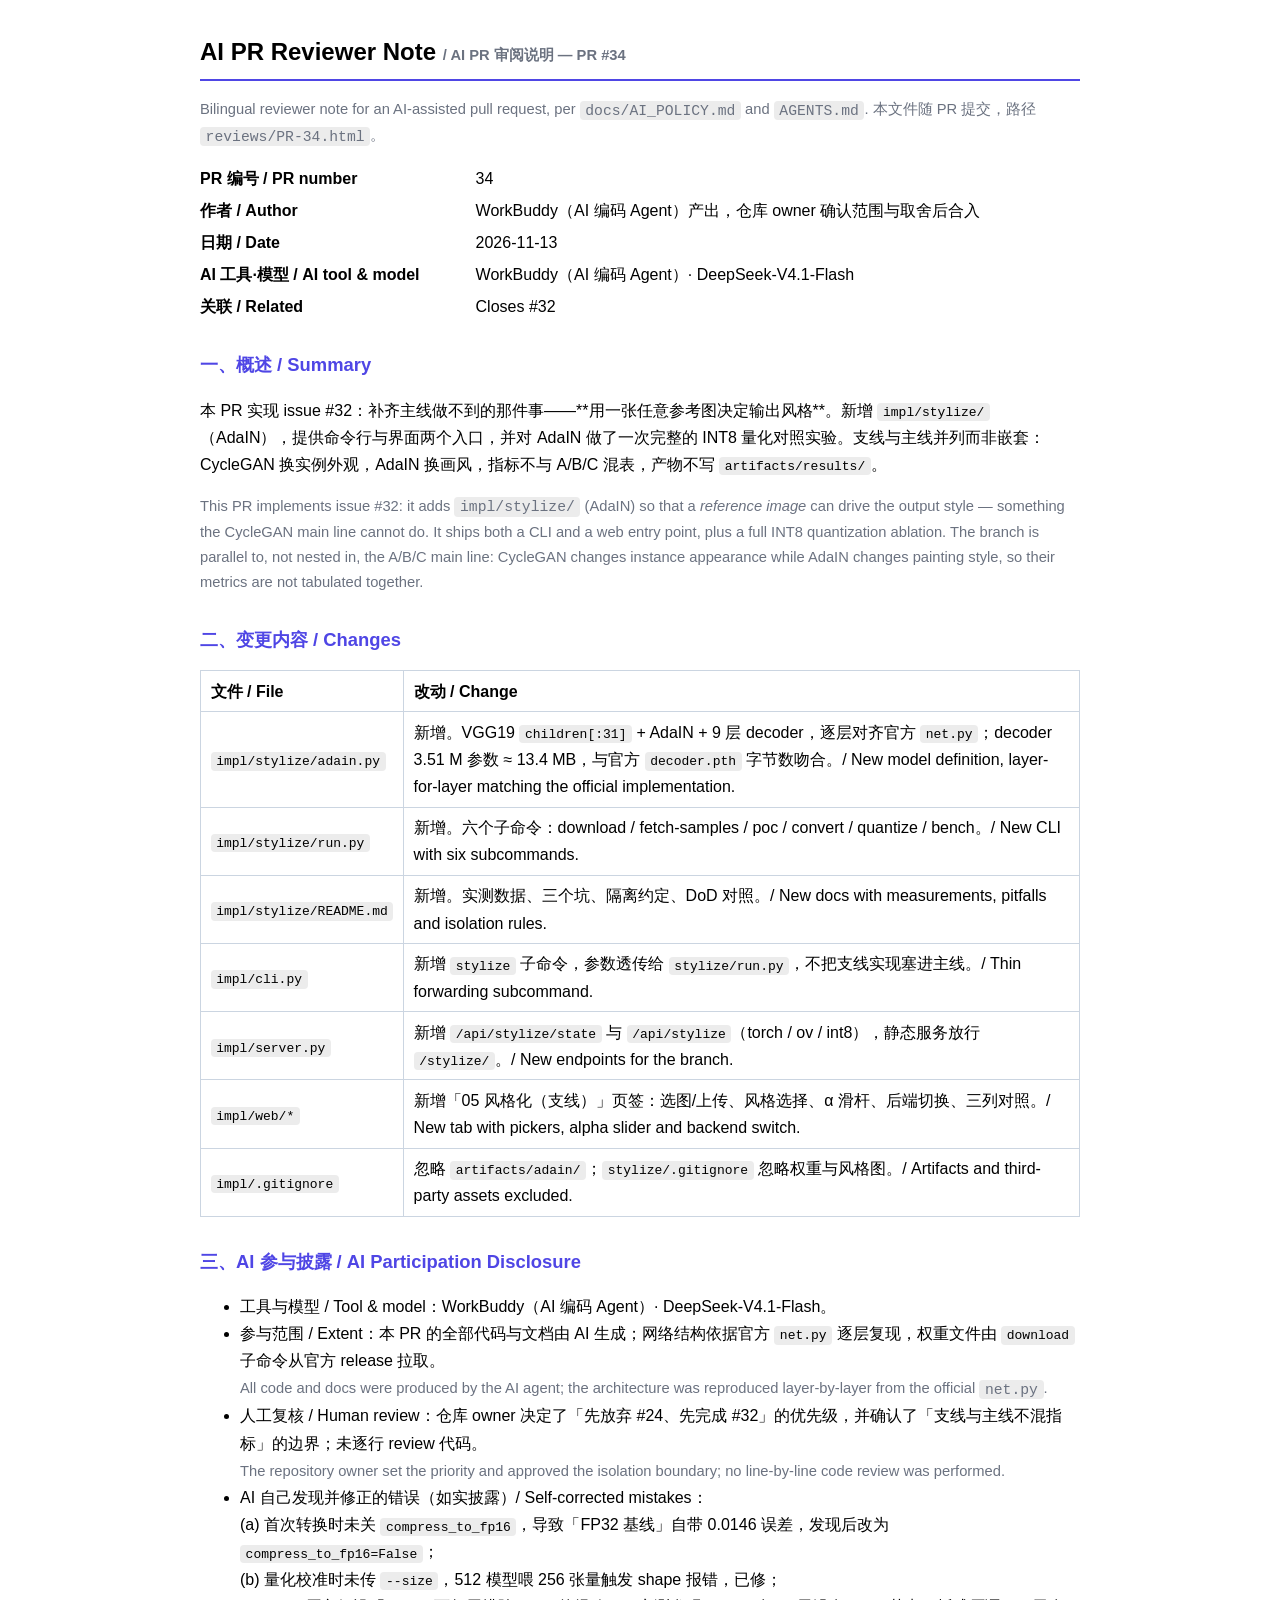
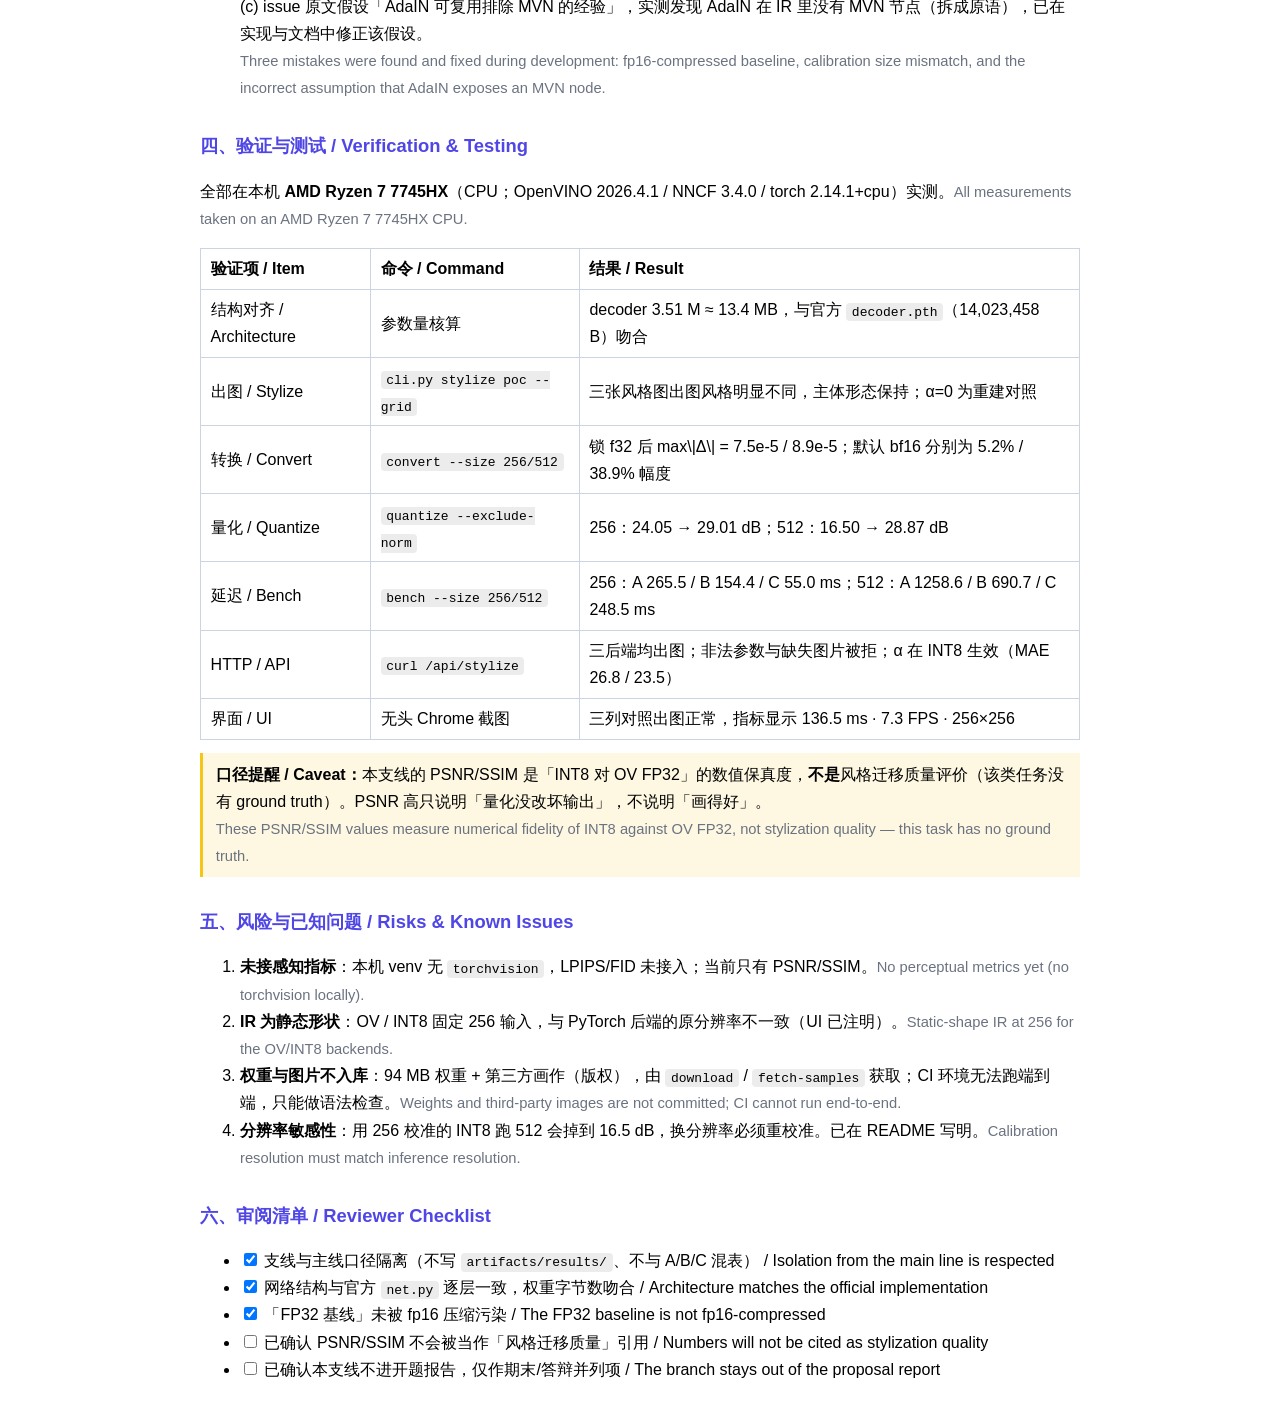
<file: reviews/PR-34.html>
<!DOCTYPE html>
<html lang="zh-CN">
<head>
<meta charset="utf-8">
<meta name="viewport" content="width=device-width, initial-scale=1">
<title>AI PR Reviewer Note / AI PR 审阅说明 — PR #34</title>
<style>
  :root { color-scheme: light dark; }
  body { font-family: -apple-system, "Segoe UI", "PingFang SC", "Microsoft YaHei", sans-serif; max-width: 880px; margin: 2rem auto; padding: 0 1rem; line-height: 1.7; }
  h1 { font-size: 1.5rem; border-bottom: 2px solid #4f46e5; padding-bottom: .4rem; }
  h2 { font-size: 1.15rem; margin-top: 1.8rem; color: #4f46e5; }
  .en { color: #6b7280; font-size: .92rem; }
  .meta { display: grid; grid-template-columns: max-content 1fr; gap: .3rem 1rem; margin: 1rem 0; }
  .meta dt { font-weight: 600; }
  code { background: rgba(127,127,127,.15); padding: .1rem .35rem; border-radius: 4px; }
  table { border-collapse: collapse; width: 100%; margin: .6rem 0; }
  th, td { border: 1px solid #cbd5e1; padding: .4rem .6rem; text-align: left; }
  .warn { border-left: 3px solid #f5c518; background: rgba(245,197,24,.12); padding: .5rem .8rem; margin: .8rem 0; }
</style>
</head>
<body>
<h1>AI PR Reviewer Note <span class="en">/ AI PR 审阅说明 — PR #34</span></h1>
<p class="en">Bilingual reviewer note for an AI-assisted pull request, per <code>docs/AI_POLICY.md</code> and <code>AGENTS.md</code>. 本文件随 PR 提交，路径 <code>reviews/PR-34.html</code>。</p>

<dl class="meta">
  <dt>PR 编号 / PR number</dt><dd>34</dd>
  <dt>作者 / Author</dt><dd>WorkBuddy（AI 编码 Agent）产出，仓库 owner 确认范围与取舍后合入</dd>
  <dt>日期 / Date</dt><dd>2026-11-13</dd>
  <dt>AI 工具·模型 / AI tool &amp; model</dt><dd>WorkBuddy（AI 编码 Agent）· DeepSeek-V4.1-Flash</dd>
  <dt>关联 / Related</dt><dd>Closes #32</dd>
</dl>

<h2>一、概述 / Summary</h2>
<p>本 PR 实现 issue #32：补齐主线做不到的那件事——**用一张任意参考图决定输出风格**。新增 <code>impl/stylize/</code>（AdaIN），提供命令行与界面两个入口，并对 AdaIN 做了一次完整的 INT8 量化对照实验。支线与主线并列而非嵌套：CycleGAN 换实例外观，AdaIN 换画风，指标不与 A/B/C 混表，产物不写 <code>artifacts/results/</code>。</p>
<p class="en">This PR implements issue #32: it adds <code>impl/stylize/</code> (AdaIN) so that a <em>reference image</em> can drive the output style — something the CycleGAN main line cannot do. It ships both a CLI and a web entry point, plus a full INT8 quantization ablation. The branch is parallel to, not nested in, the A/B/C main line: CycleGAN changes instance appearance while AdaIN changes painting style, so their metrics are not tabulated together.</p>

<h2>二、变更内容 / Changes</h2>
<table>
  <tr><th>文件 / File</th><th>改动 / Change</th></tr>
  <tr><td><code>impl/stylize/adain.py</code></td><td>新增。VGG19 <code>children[:31]</code> + AdaIN + 9 层 decoder，逐层对齐官方 <code>net.py</code>；decoder 3.51 M 参数 ≈ 13.4 MB，与官方 <code>decoder.pth</code> 字节数吻合。/ New model definition, layer-for-layer matching the official implementation.</td></tr>
  <tr><td><code>impl/stylize/run.py</code></td><td>新增。六个子命令：download / fetch-samples / poc / convert / quantize / bench。/ New CLI with six subcommands.</td></tr>
  <tr><td><code>impl/stylize/README.md</code></td><td>新增。实测数据、三个坑、隔离约定、DoD 对照。/ New docs with measurements, pitfalls and isolation rules.</td></tr>
  <tr><td><code>impl/cli.py</code></td><td>新增 <code>stylize</code> 子命令，参数透传给 <code>stylize/run.py</code>，不把支线实现塞进主线。/ Thin forwarding subcommand.</td></tr>
  <tr><td><code>impl/server.py</code></td><td>新增 <code>/api/stylize/state</code> 与 <code>/api/stylize</code>（torch / ov / int8），静态服务放行 <code>/stylize/</code>。/ New endpoints for the branch.</td></tr>
  <tr><td><code>impl/web/*</code></td><td>新增「05 风格化（支线）」页签：选图/上传、风格选择、α 滑杆、后端切换、三列对照。/ New tab with pickers, alpha slider and backend switch.</td></tr>
  <tr><td><code>impl/.gitignore</code></td><td>忽略 <code>artifacts/adain/</code>；<code>stylize/.gitignore</code> 忽略权重与风格图。/ Artifacts and third-party assets excluded.</td></tr>
</table>

<h2>三、AI 参与披露 / AI Participation Disclosure</h2>
<ul>
  <li>工具与模型 / Tool &amp; model：WorkBuddy（AI 编码 Agent）· DeepSeek-V4.1-Flash。</li>
  <li>参与范围 / Extent：本 PR 的全部代码与文档由 AI 生成；网络结构依据官方 <code>net.py</code> 逐层复现，权重文件由 <code>download</code> 子命令从官方 release 拉取。<br><span class="en">All code and docs were produced by the AI agent; the architecture was reproduced layer-by-layer from the official <code>net.py</code>.</span></li>
  <li>人工复核 / Human review：仓库 owner 决定了「先放弃 #24、先完成 #32」的优先级，并确认了「支线与主线不混指标」的边界；未逐行 review 代码。<br><span class="en">The repository owner set the priority and approved the isolation boundary; no line-by-line code review was performed.</span></li>
  <li>AI 自己发现并修正的错误（如实披露）/ Self-corrected mistakes：<br>
    (a) 首次转换时未关 <code>compress_to_fp16</code>，导致「FP32 基线」自带 0.0146 误差，发现后改为 <code>compress_to_fp16=False</code>；<br>
    (b) 量化校准时未传 <code>--size</code>，512 模型喂 256 张量触发 shape 报错，已修；<br>
    (c) issue 原文假设「AdaIN 可复用排除 MVN 的经验」，实测发现 AdaIN 在 IR 里没有 MVN 节点（拆成原语），已在实现与文档中修正该假设。<br>
    <span class="en">Three mistakes were found and fixed during development: fp16-compressed baseline, calibration size mismatch, and the incorrect assumption that AdaIN exposes an MVN node.</span></li>
</ul>

<h2>四、验证与测试 / Verification &amp; Testing</h2>
<p>全部在本机 <strong>AMD Ryzen 7 7745HX</strong>（CPU；OpenVINO 2026.4.1 / NNCF 3.4.0 / torch 2.14.1+cpu）实测。<span class="en">All measurements taken on an AMD Ryzen 7 7745HX CPU.</span></p>

<table>
  <tr><th>验证项 / Item</th><th>命令 / Command</th><th>结果 / Result</th></tr>
  <tr><td>结构对齐 / Architecture</td><td>参数量核算</td><td>decoder 3.51 M ≈ 13.4 MB，与官方 <code>decoder.pth</code>（14,023,458 B）吻合</td></tr>
  <tr><td>出图 / Stylize</td><td><code>cli.py stylize poc --grid</code></td><td>三张风格图出图风格明显不同，主体形态保持；α=0 为重建对照</td></tr>
  <tr><td>转换 / Convert</td><td><code>convert --size 256/512</code></td><td>锁 f32 后 max\|Δ\| = 7.5e-5 / 8.9e-5；默认 bf16 分别为 5.2% / 38.9% 幅度</td></tr>
  <tr><td>量化 / Quantize</td><td><code>quantize --exclude-norm</code></td><td>256：24.05 → 29.01 dB；512：16.50 → 28.87 dB</td></tr>
  <tr><td>延迟 / Bench</td><td><code>bench --size 256/512</code></td><td>256：A 265.5 / B 154.4 / C 55.0 ms；512：A 1258.6 / B 690.7 / C 248.5 ms</td></tr>
  <tr><td>HTTP / API</td><td><code>curl /api/stylize</code></td><td>三后端均出图；非法参数与缺失图片被拒；α 在 INT8 生效（MAE 26.8 / 23.5）</td></tr>
  <tr><td>界面 / UI</td><td>无头 Chrome 截图</td><td>三列对照出图正常，指标显示 136.5 ms · 7.3 FPS · 256×256</td></tr>
</table>

<div class="warn">
<strong>口径提醒 / Caveat：</strong>本支线的 PSNR/SSIM 是「INT8 对 OV FP32」的数值保真度，<b>不是</b>风格迁移质量评价（该类任务没有 ground truth）。PSNR 高只说明「量化没改坏输出」，不说明「画得好」。<br>
<span class="en">These PSNR/SSIM values measure numerical fidelity of INT8 against OV FP32, not stylization quality — this task has no ground truth.</span>
</div>

<h2>五、风险与已知问题 / Risks &amp; Known Issues</h2>
<ol>
  <li><strong>未接感知指标</strong>：本机 venv 无 <code>torchvision</code>，LPIPS/FID 未接入；当前只有 PSNR/SSIM。<span class="en">No perceptual metrics yet (no torchvision locally).</span></li>
  <li><strong>IR 为静态形状</strong>：OV / INT8 固定 256 输入，与 PyTorch 后端的原分辨率不一致（UI 已注明）。<span class="en">Static-shape IR at 256 for the OV/INT8 backends.</span></li>
  <li><strong>权重与图片不入库</strong>：94 MB 权重 + 第三方画作（版权），由 <code>download</code> / <code>fetch-samples</code> 获取；CI 环境无法跑端到端，只能做语法检查。<span class="en">Weights and third-party images are not committed; CI cannot run end-to-end.</span></li>
  <li><strong>分辨率敏感性</strong>：用 256 校准的 INT8 跑 512 会掉到 16.5 dB，换分辨率必须重校准。已在 README 写明。<span class="en">Calibration resolution must match inference resolution.</span></li>
</ol>

<h2>六、审阅清单 / Reviewer Checklist</h2>
<ul>
  <li><input type="checkbox" checked> 支线与主线口径隔离（不写 <code>artifacts/results/</code>、不与 A/B/C 混表） / Isolation from the main line is respected</li>
  <li><input type="checkbox" checked> 网络结构与官方 <code>net.py</code> 逐层一致，权重字节数吻合 / Architecture matches the official implementation</li>
  <li><input type="checkbox" checked> 「FP32 基线」未被 fp16 压缩污染 / The FP32 baseline is not fp16-compressed</li>
  <li><input type="checkbox"> 已确认 PSNR/SSIM 不会被当作「风格迁移质量」引用 / Numbers will not be cited as stylization quality</li>
  <li><input type="checkbox"> 已确认本支线不进开题报告，仅作期末/答辩并列项 / The branch stays out of the proposal report</li>
</ul>
</body>
</html>
</file>
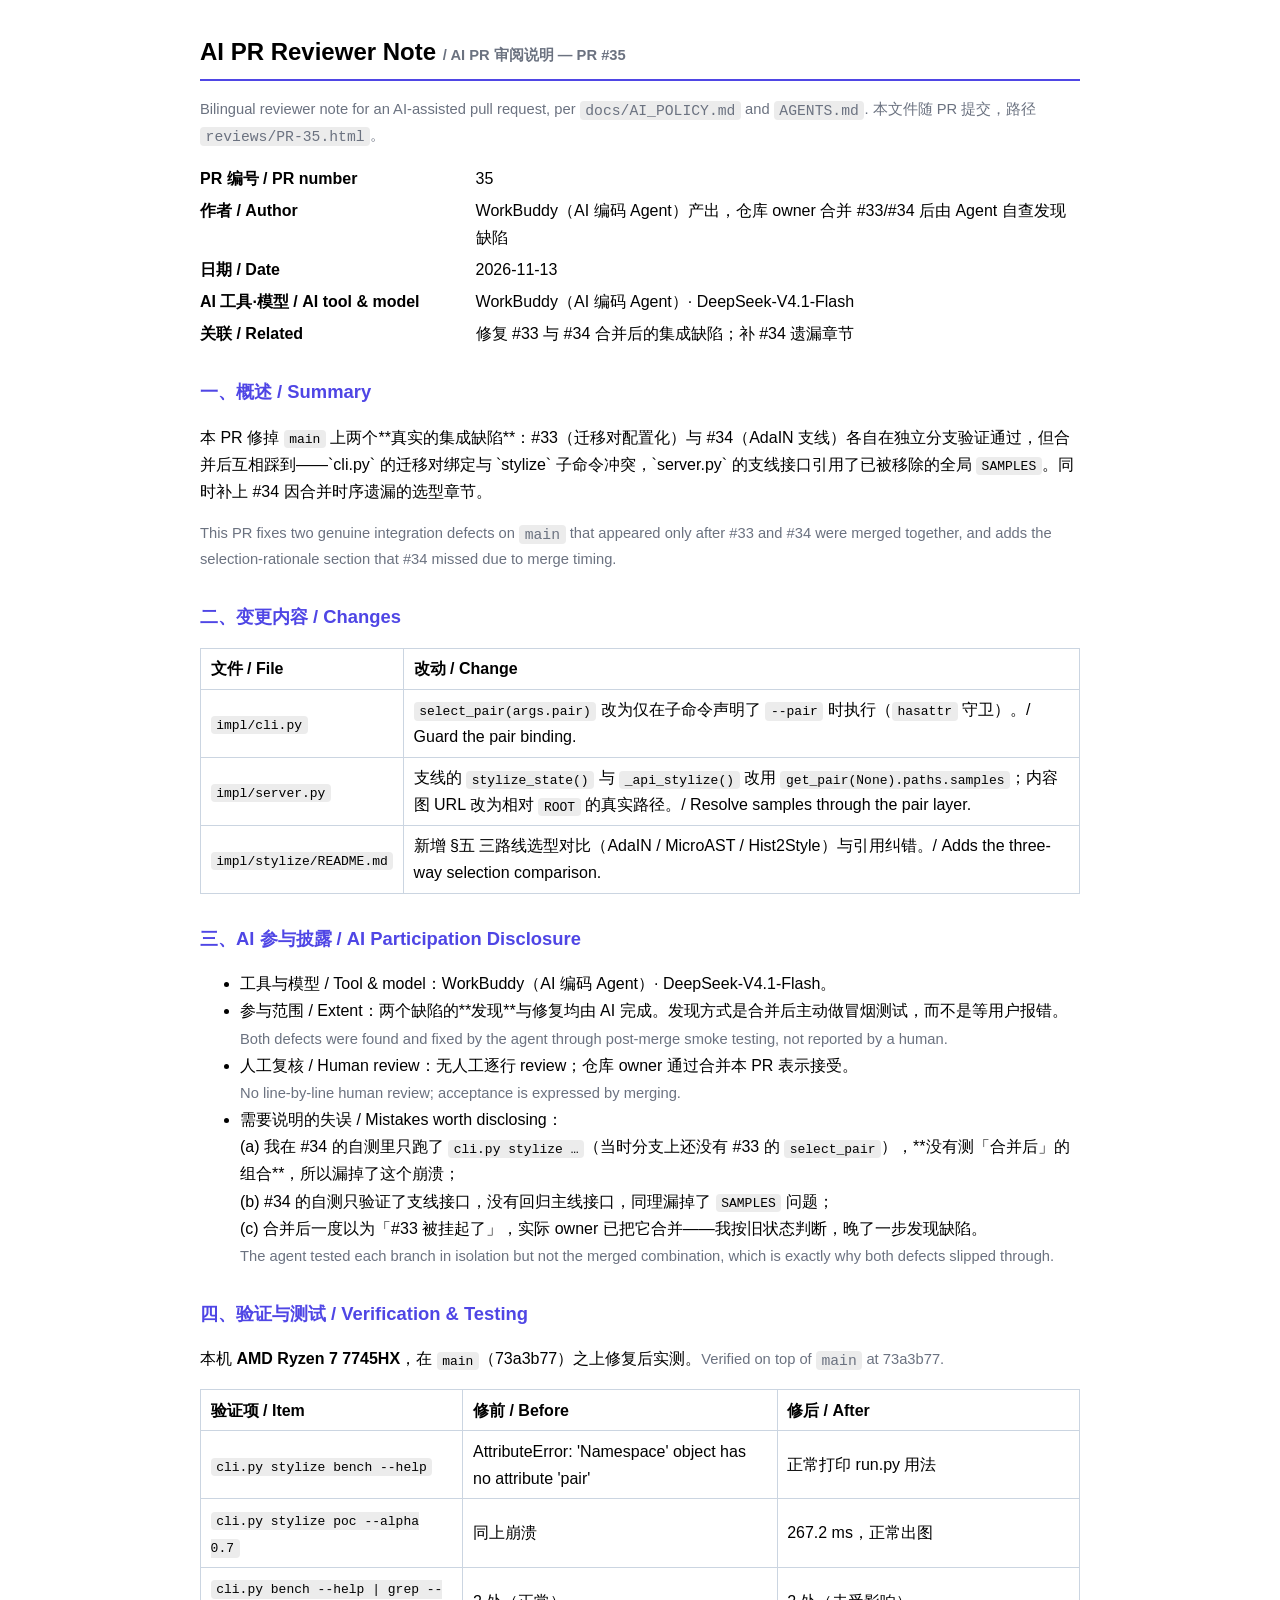
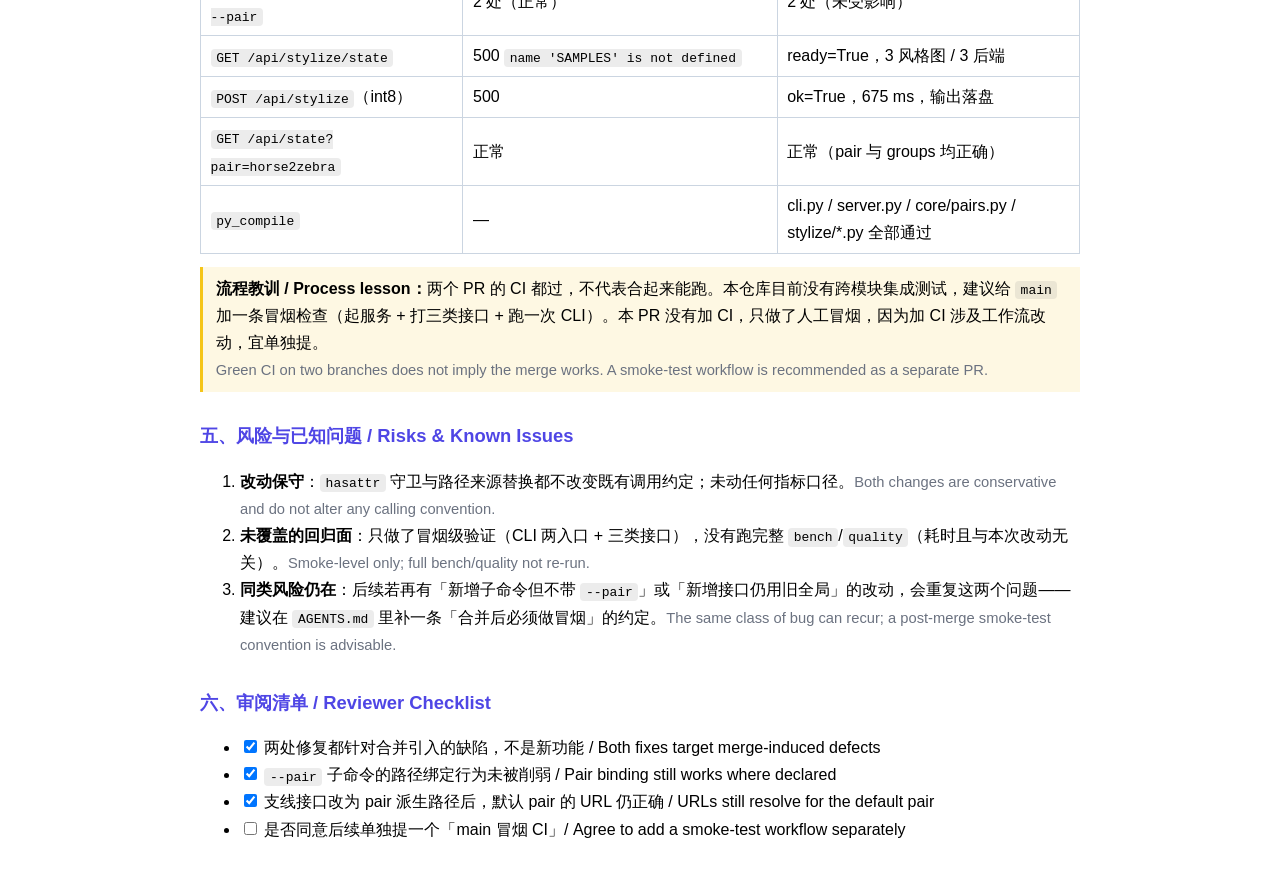
<file: reviews/PR-35.html>
<!DOCTYPE html>
<html lang="zh-CN">
<head>
<meta charset="utf-8">
<meta name="viewport" content="width=device-width, initial-scale=1">
<title>AI PR Reviewer Note / AI PR 审阅说明 — PR #35</title>
<style>
  :root { color-scheme: light dark; }
  body { font-family: -apple-system, "Segoe UI", "PingFang SC", "Microsoft YaHei", sans-serif; max-width: 880px; margin: 2rem auto; padding: 0 1rem; line-height: 1.7; }
  h1 { font-size: 1.5rem; border-bottom: 2px solid #4f46e5; padding-bottom: .4rem; }
  h2 { font-size: 1.15rem; margin-top: 1.8rem; color: #4f46e5; }
  .en { color: #6b7280; font-size: .92rem; }
  .meta { display: grid; grid-template-columns: max-content 1fr; gap: .3rem 1rem; margin: 1rem 0; }
  .meta dt { font-weight: 600; }
  code { background: rgba(127,127,127,.15); padding: .1rem .35rem; border-radius: 4px; }
  table { border-collapse: collapse; width: 100%; margin: .6rem 0; }
  th, td { border: 1px solid #cbd5e1; padding: .4rem .6rem; text-align: left; }
  .warn { border-left: 3px solid #f5c518; background: rgba(245,197,24,.12); padding: .5rem .8rem; margin: .8rem 0; }
</style>
</head>
<body>
<h1>AI PR Reviewer Note <span class="en">/ AI PR 审阅说明 — PR #35</span></h1>
<p class="en">Bilingual reviewer note for an AI-assisted pull request, per <code>docs/AI_POLICY.md</code> and <code>AGENTS.md</code>. 本文件随 PR 提交，路径 <code>reviews/PR-35.html</code>。</p>

<dl class="meta">
  <dt>PR 编号 / PR number</dt><dd>35</dd>
  <dt>作者 / Author</dt><dd>WorkBuddy（AI 编码 Agent）产出，仓库 owner 合并 #33/#34 后由 Agent 自查发现缺陷</dd>
  <dt>日期 / Date</dt><dd>2026-11-13</dd>
  <dt>AI 工具·模型 / AI tool &amp; model</dt><dd>WorkBuddy（AI 编码 Agent）· DeepSeek-V4.1-Flash</dd>
  <dt>关联 / Related</dt><dd>修复 #33 与 #34 合并后的集成缺陷；补 #34 遗漏章节</dd>
</dl>

<h2>一、概述 / Summary</h2>
<p>本 PR 修掉 <code>main</code> 上两个**真实的集成缺陷**：#33（迁移对配置化）与 #34（AdaIN 支线）各自在独立分支验证通过，但合并后互相踩到——`cli.py` 的迁移对绑定与 `stylize` 子命令冲突，`server.py` 的支线接口引用了已被移除的全局 <code>SAMPLES</code>。同时补上 #34 因合并时序遗漏的选型章节。</p>
<p class="en">This PR fixes two genuine integration defects on <code>main</code> that appeared only after #33 and #34 were merged together, and adds the selection-rationale section that #34 missed due to merge timing.</p>

<h2>二、变更内容 / Changes</h2>
<table>
  <tr><th>文件 / File</th><th>改动 / Change</th></tr>
  <tr><td><code>impl/cli.py</code></td><td><code>select_pair(args.pair)</code> 改为仅在子命令声明了 <code>--pair</code> 时执行（<code>hasattr</code> 守卫）。/ Guard the pair binding.</td></tr>
  <tr><td><code>impl/server.py</code></td><td>支线的 <code>stylize_state()</code> 与 <code>_api_stylize()</code> 改用 <code>get_pair(None).paths.samples</code>；内容图 URL 改为相对 <code>ROOT</code> 的真实路径。/ Resolve samples through the pair layer.</td></tr>
  <tr><td><code>impl/stylize/README.md</code></td><td>新增 §五 三路线选型对比（AdaIN / MicroAST / Hist2Style）与引用纠错。/ Adds the three-way selection comparison.</td></tr>
</table>

<h2>三、AI 参与披露 / AI Participation Disclosure</h2>
<ul>
  <li>工具与模型 / Tool &amp; model：WorkBuddy（AI 编码 Agent）· DeepSeek-V4.1-Flash。</li>
  <li>参与范围 / Extent：两个缺陷的**发现**与修复均由 AI 完成。发现方式是合并后主动做冒烟测试，而不是等用户报错。<br><span class="en">Both defects were found and fixed by the agent through post-merge smoke testing, not reported by a human.</span></li>
  <li>人工复核 / Human review：无人工逐行 review；仓库 owner 通过合并本 PR 表示接受。<br><span class="en">No line-by-line human review; acceptance is expressed by merging.</span></li>
  <li>需要说明的失误 / Mistakes worth disclosing：<br>
    (a) 我在 #34 的自测里只跑了 <code>cli.py stylize …</code>（当时分支上还没有 #33 的 <code>select_pair</code>），**没有测「合并后」的组合**，所以漏掉了这个崩溃；<br>
    (b) #34 的自测只验证了支线接口，没有回归主线接口，同理漏掉了 <code>SAMPLES</code> 问题；<br>
    (c) 合并后一度以为「#33 被挂起了」，实际 owner 已把它合并——我按旧状态判断，晚了一步发现缺陷。<br>
    <span class="en">The agent tested each branch in isolation but not the merged combination, which is exactly why both defects slipped through.</span></li>
</ul>

<h2>四、验证与测试 / Verification &amp; Testing</h2>
<p>本机 <strong>AMD Ryzen 7 7745HX</strong>，在 <code>main</code>（73a3b77）之上修复后实测。<span class="en">Verified on top of <code>main</code> at 73a3b77.</span></p>

<table>
  <tr><th>验证项 / Item</th><th>修前 / Before</th><th>修后 / After</th></tr>
  <tr><td><code>cli.py stylize bench --help</code></td><td>AttributeError: 'Namespace' object has no attribute 'pair'</td><td>正常打印 run.py 用法</td></tr>
  <tr><td><code>cli.py stylize poc --alpha 0.7</code></td><td>同上崩溃</td><td>267.2 ms，正常出图</td></tr>
  <tr><td><code>cli.py bench --help | grep -- --pair</code></td><td>2 处（正常）</td><td>2 处（未受影响）</td></tr>
  <tr><td><code>GET /api/stylize/state</code></td><td>500 <code>name 'SAMPLES' is not defined</code></td><td>ready=True，3 风格图 / 3 后端</td></tr>
  <tr><td><code>POST /api/stylize</code>（int8）</td><td>500</td><td>ok=True，675 ms，输出落盘</td></tr>
  <tr><td><code>GET /api/state?pair=horse2zebra</code></td><td>正常</td><td>正常（pair 与 groups 均正确）</td></tr>
  <tr><td><code>py_compile</code></td><td>—</td><td>cli.py / server.py / core/pairs.py / stylize/*.py 全部通过</td></tr>
</table>

<div class="warn">
<strong>流程教训 / Process lesson：</strong>两个 PR 的 CI 都过，不代表合起来能跑。本仓库目前没有跨模块集成测试，建议给 <code>main</code> 加一条冒烟检查（起服务 + 打三类接口 + 跑一次 CLI）。本 PR 没有加 CI，只做了人工冒烟，因为加 CI 涉及工作流改动，宜单独提。<br>
<span class="en">Green CI on two branches does not imply the merge works. A smoke-test workflow is recommended as a separate PR.</span>
</div>

<h2>五、风险与已知问题 / Risks &amp; Known Issues</h2>
<ol>
  <li><strong>改动保守</strong>：<code>hasattr</code> 守卫与路径来源替换都不改变既有调用约定；未动任何指标口径。<span class="en">Both changes are conservative and do not alter any calling convention.</span></li>
  <li><strong>未覆盖的回归面</strong>：只做了冒烟级验证（CLI 两入口 + 三类接口），没有跑完整 <code>bench</code>/<code>quality</code>（耗时且与本次改动无关）。<span class="en">Smoke-level only; full bench/quality not re-run.</span></li>
  <li><strong>同类风险仍在</strong>：后续若再有「新增子命令但不带 <code>--pair</code>」或「新增接口仍用旧全局」的改动，会重复这两个问题——建议在 <code>AGENTS.md</code> 里补一条「合并后必须做冒烟」的约定。<span class="en">The same class of bug can recur; a post-merge smoke-test convention is advisable.</span></li>
</ol>

<h2>六、审阅清单 / Reviewer Checklist</h2>
<ul>
  <li><input type="checkbox" checked> 两处修复都针对合并引入的缺陷，不是新功能 / Both fixes target merge-induced defects</li>
  <li><input type="checkbox" checked> <code>--pair</code> 子命令的路径绑定行为未被削弱 / Pair binding still works where declared</li>
  <li><input type="checkbox" checked> 支线接口改为 pair 派生路径后，默认 pair 的 URL 仍正确 / URLs still resolve for the default pair</li>
  <li><input type="checkbox"> 是否同意后续单独提一个「main 冒烟 CI」/ Agree to add a smoke-test workflow separately</li>
</ul>
</body>
</html>
</file>
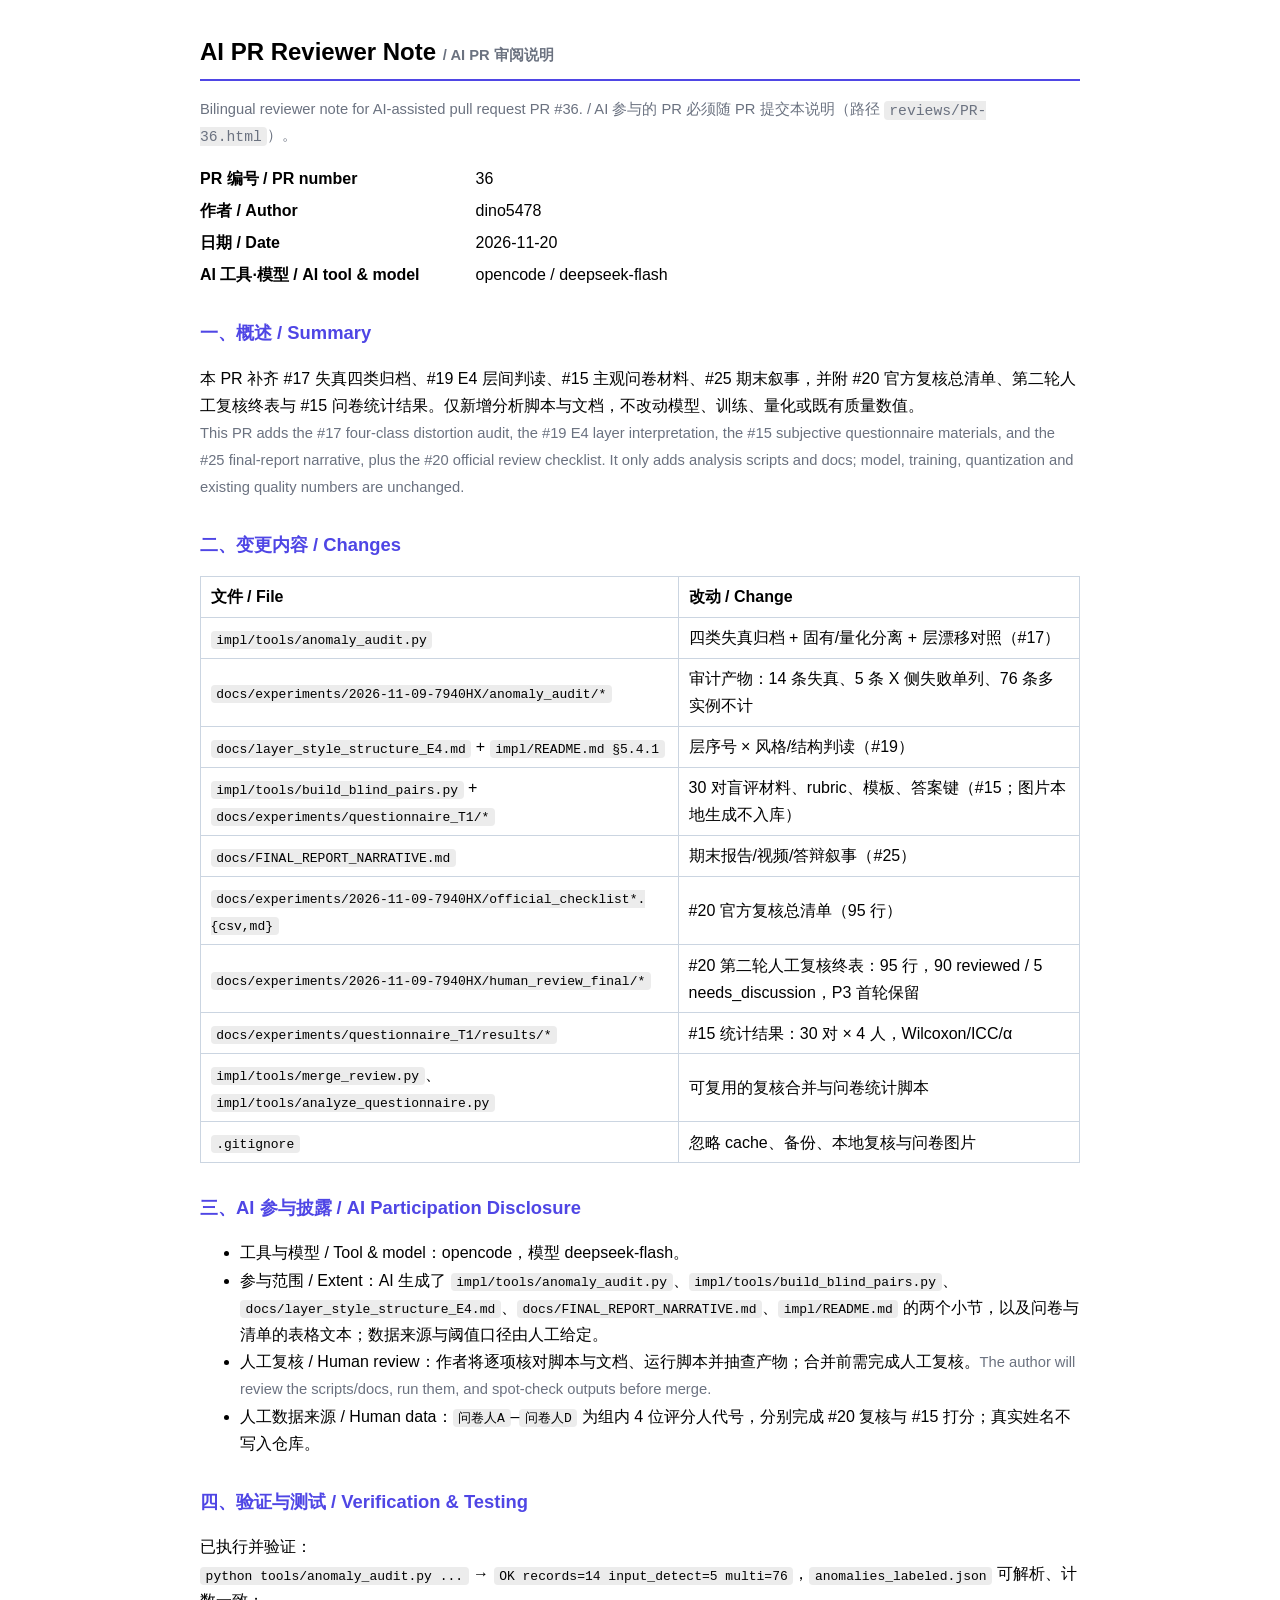
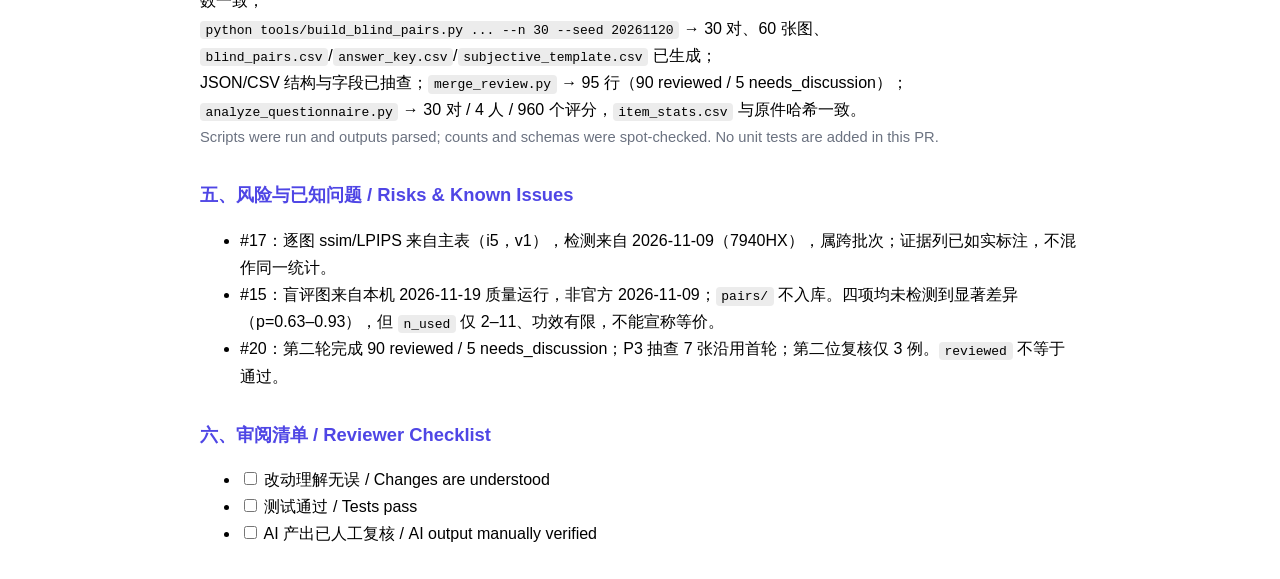
<file: reviews/PR-36.html>
<!DOCTYPE html>
<html lang="zh-CN">
<head>
<meta charset="utf-8">
<meta name="viewport" content="width=device-width, initial-scale=1">
<title>AI PR Reviewer Note / AI PR 审阅说明 — PR #36</title>
<style>
  :root { color-scheme: light dark; }
  body { font-family: -apple-system, "Segoe UI", "PingFang SC", "Microsoft YaHei", sans-serif; max-width: 880px; margin: 2rem auto; padding: 0 1rem; line-height: 1.7; }
  h1 { font-size: 1.5rem; border-bottom: 2px solid #4f46e5; padding-bottom: .4rem; }
  h2 { font-size: 1.15rem; margin-top: 1.8rem; color: #4f46e5; }
  .en { color: #6b7280; font-size: .92rem; }
  .meta { display: grid; grid-template-columns: max-content 1fr; gap: .3rem 1rem; margin: 1rem 0; }
  .meta dt { font-weight: 600; }
  code { background: rgba(127,127,127,.15); padding: .1rem .35rem; border-radius: 4px; }
  table { border-collapse: collapse; width: 100%; margin: .6rem 0; }
  th, td { border: 1px solid #cbd5e1; padding: .4rem .6rem; text-align: left; }
</style>
</head>
<body>
<h1>AI PR Reviewer Note <span class="en">/ AI PR 审阅说明</span></h1>
<p class="en">Bilingual reviewer note for AI-assisted pull request PR #36. / AI 参与的 PR 必须随 PR 提交本说明（路径 <code>reviews/PR-36.html</code>）。</p>

<dl class="meta">
  <dt>PR 编号 / PR number</dt><dd>36</dd>
  <dt>作者 / Author</dt><dd>dino5478</dd>
  <dt>日期 / Date</dt><dd>2026-11-20</dd>
  <dt>AI 工具·模型 / AI tool &amp; model</dt><dd>opencode / deepseek-flash</dd>
</dl>

<h2>一、概述 / Summary</h2>
<p>本 PR 补齐 #17 失真四类归档、#19 E4 层间判读、#15 主观问卷材料、#25 期末叙事，并附 #20 官方复核总清单、第二轮人工复核终表与 #15 问卷统计结果。仅新增分析脚本与文档，不改动模型、训练、量化或既有质量数值。<br>
<span class="en">This PR adds the #17 four-class distortion audit, the #19 E4 layer interpretation, the #15 subjective questionnaire materials, and the #25 final-report narrative, plus the #20 official review checklist. It only adds analysis scripts and docs; model, training, quantization and existing quality numbers are unchanged.</span></p>

<h2>二、变更内容 / Changes</h2>
<table>
  <tr><th>文件 / File</th><th>改动 / Change</th></tr>
  <tr><td><code>impl/tools/anomaly_audit.py</code></td><td>四类失真归档 + 固有/量化分离 + 层漂移对照（#17）</td></tr>
  <tr><td><code>docs/experiments/2026-11-09-7940HX/anomaly_audit/*</code></td><td>审计产物：14 条失真、5 条 X 侧失败单列、76 条多实例不计</td></tr>
  <tr><td><code>docs/layer_style_structure_E4.md</code> + <code>impl/README.md §5.4.1</code></td><td>层序号 × 风格/结构判读（#19）</td></tr>
  <tr><td><code>impl/tools/build_blind_pairs.py</code> + <code>docs/experiments/questionnaire_T1/*</code></td><td>30 对盲评材料、rubric、模板、答案键（#15；图片本地生成不入库）</td></tr>
  <tr><td><code>docs/FINAL_REPORT_NARRATIVE.md</code></td><td>期末报告/视频/答辩叙事（#25）</td></tr>
  <tr><td><code>docs/experiments/2026-11-09-7940HX/official_checklist*.{csv,md}</code></td><td>#20 官方复核总清单（95 行）</td></tr>
  <tr><td><code>docs/experiments/2026-11-09-7940HX/human_review_final/*</code></td><td>#20 第二轮人工复核终表：95 行，90 reviewed / 5 needs_discussion，P3 首轮保留</td></tr>
  <tr><td><code>docs/experiments/questionnaire_T1/results/*</code></td><td>#15 统计结果：30 对 × 4 人，Wilcoxon/ICC/α</td></tr>
  <tr><td><code>impl/tools/merge_review.py</code>、<code>impl/tools/analyze_questionnaire.py</code></td><td>可复用的复核合并与问卷统计脚本</td></tr>
  <tr><td><code>.gitignore</code></td><td>忽略 cache、备份、本地复核与问卷图片</td></tr>
</table>

<h2>三、AI 参与披露 / AI Participation Disclosure</h2>
<ul>
  <li>工具与模型 / Tool &amp; model：opencode，模型 deepseek-flash。</li>
  <li>参与范围 / Extent：AI 生成了 <code>impl/tools/anomaly_audit.py</code>、<code>impl/tools/build_blind_pairs.py</code>、<code>docs/layer_style_structure_E4.md</code>、<code>docs/FINAL_REPORT_NARRATIVE.md</code>、<code>impl/README.md</code> 的两个小节，以及问卷与清单的表格文本；数据来源与阈值口径由人工给定。</li>
  <li>人工复核 / Human review：作者将逐项核对脚本与文档、运行脚本并抽查产物；合并前需完成人工复核。<span class="en">The author will review the scripts/docs, run them, and spot-check outputs before merge.</span></li>
  <li>人工数据来源 / Human data：<code>问卷人A</code>–<code>问卷人D</code> 为组内 4 位评分人代号，分别完成 #20 复核与 #15 打分；真实姓名不写入仓库。</li>
</ul>

<h2>四、验证与测试 / Verification &amp; Testing</h2>
<p>已执行并验证：<br>
<code>python tools/anomaly_audit.py ...</code> → <code>OK records=14 input_detect=5 multi=76</code>，<code>anomalies_labeled.json</code> 可解析、计数一致；<br>
<code>python tools/build_blind_pairs.py ... --n 30 --seed 20261120</code> → 30 对、60 张图、<code>blind_pairs.csv</code>/<code>answer_key.csv</code>/<code>subjective_template.csv</code> 已生成；<br>
JSON/CSV 结构与字段已抽查；<code>merge_review.py</code> → 95 行（90 reviewed / 5 needs_discussion）；<code>analyze_questionnaire.py</code> → 30 对 / 4 人 / 960 个评分，<code>item_stats.csv</code> 与原件哈希一致。<br>
<span class="en">Scripts were run and outputs parsed; counts and schemas were spot-checked. No unit tests are added in this PR.</span></p>

<h2>五、风险与已知问题 / Risks &amp; Known Issues</h2>
<ul>
  <li>#17：逐图 ssim/LPIPS 来自主表（i5，v1），检测来自 2026-11-09（7940HX），属跨批次；证据列已如实标注，不混作同一统计。</li>
  <li>#15：盲评图来自本机 2026-11-19 质量运行，非官方 2026-11-09；<code>pairs/</code> 不入库。四项均未检测到显著差异（p=0.63–0.93），但 <code>n_used</code> 仅 2–11、功效有限，不能宣称等价。</li>
  <li>#20：第二轮完成 90 reviewed / 5 needs_discussion；P3 抽查 7 张沿用首轮；第二位复核仅 3 例。<code>reviewed</code> 不等于通过。</li>
</ul>

<h2>六、审阅清单 / Reviewer Checklist</h2>
<ul>
  <li><input type="checkbox"> 改动理解无误 / Changes are understood</li>
  <li><input type="checkbox"> 测试通过 / Tests pass</li>
  <li><input type="checkbox"> AI 产出已人工复核 / AI output manually verified</li>
</ul>
</body>
</html>
</file>
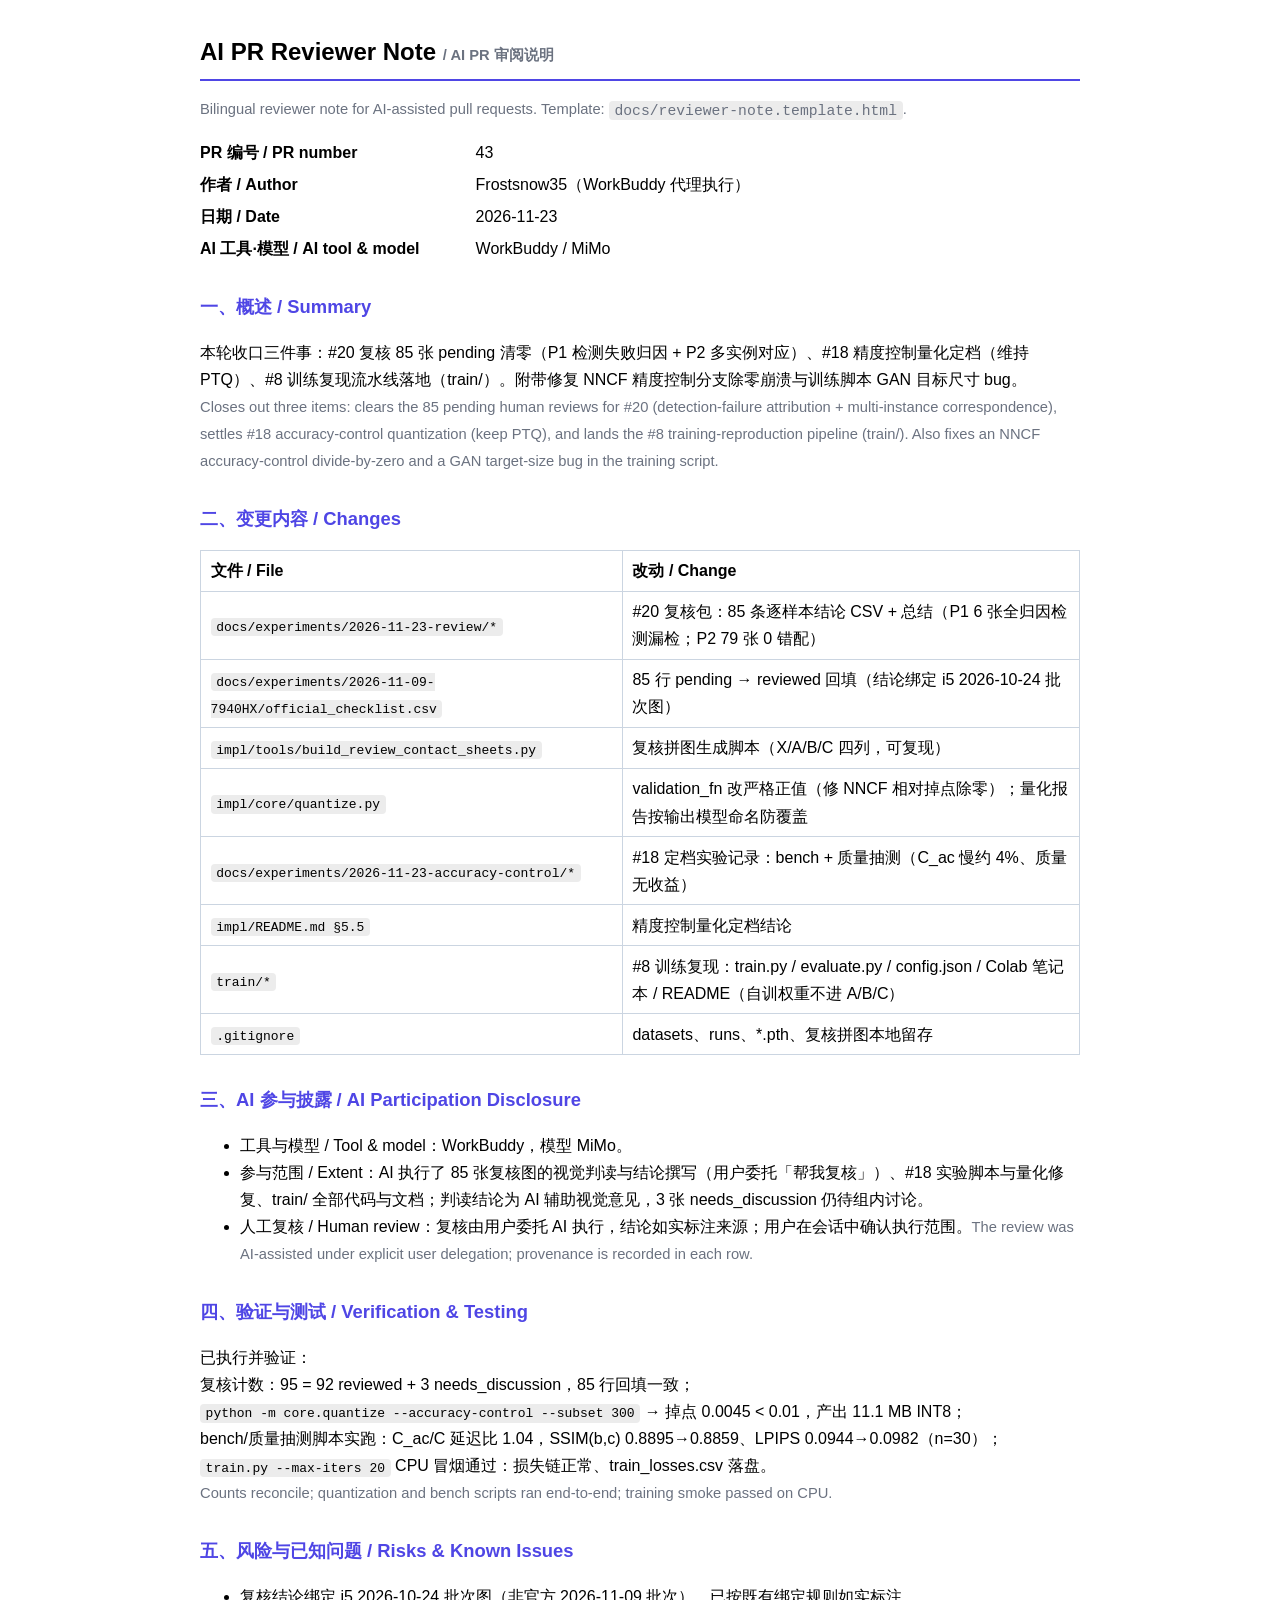
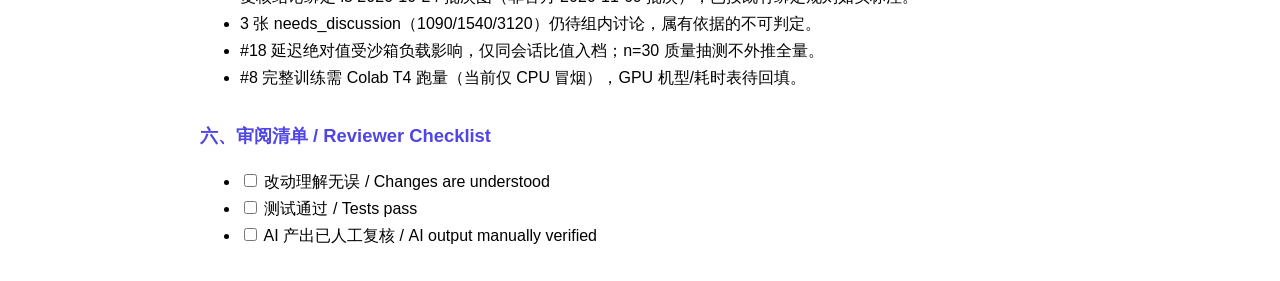
<file: reviews/PR-43.html>
<!DOCTYPE html>
<html lang="zh-CN">
<head>
<meta charset="utf-8">
<meta name="viewport" content="width=device-width, initial-scale=1">
<title>AI PR Reviewer Note / AI PR 审阅说明</title>
<style>
  :root { color-scheme: light dark; }
  body { font-family: -apple-system, "Segoe UI", "PingFang SC", "Microsoft YaHei", sans-serif; max-width: 880px; margin: 2rem auto; padding: 0 1rem; line-height: 1.7; }
  h1 { font-size: 1.5rem; border-bottom: 2px solid #4f46e5; padding-bottom: .4rem; }
  h2 { font-size: 1.15rem; margin-top: 1.8rem; color: #4f46e5; }
  .en { color: #6b7280; font-size: .92rem; }
  .meta { display: grid; grid-template-columns: max-content 1fr; gap: .3rem 1rem; margin: 1rem 0; }
  .meta dt { font-weight: 600; }
  code { background: rgba(127,127,127,.15); padding: .1rem .35rem; border-radius: 4px; }
  table { border-collapse: collapse; width: 100%; margin: .6rem 0; }
  th, td { border: 1px solid #cbd5e1; padding: .4rem .6rem; text-align: left; }
</style>
</head>
<body>
<h1>AI PR Reviewer Note <span class="en">/ AI PR 审阅说明</span></h1>
<p class="en">Bilingual reviewer note for AI-assisted pull requests. Template: <code>docs/reviewer-note.template.html</code>.</p>

<dl class="meta">
  <dt>PR 编号 / PR number</dt><dd>43</dd>
  <dt>作者 / Author</dt><dd>Frostsnow35（WorkBuddy 代理执行）</dd>
  <dt>日期 / Date</dt><dd>2026-11-23</dd>
  <dt>AI 工具·模型 / AI tool &amp; model</dt><dd>WorkBuddy / MiMo</dd>
</dl>

<h2>一、概述 / Summary</h2>
<p>本轮收口三件事：#20 复核 85 张 pending 清零（P1 检测失败归因 + P2 多实例对应）、#18 精度控制量化定档（维持 PTQ）、#8 训练复现流水线落地（train/）。附带修复 NNCF 精度控制分支除零崩溃与训练脚本 GAN 目标尺寸 bug。<br>
<span class="en">Closes out three items: clears the 85 pending human reviews for #20 (detection-failure attribution + multi-instance correspondence), settles #18 accuracy-control quantization (keep PTQ), and lands the #8 training-reproduction pipeline (train/). Also fixes an NNCF accuracy-control divide-by-zero and a GAN target-size bug in the training script.</span></p>

<h2>二、变更内容 / Changes</h2>
<table>
  <tr><th>文件 / File</th><th>改动 / Change</th></tr>
  <tr><td><code>docs/experiments/2026-11-23-review/*</code></td><td>#20 复核包：85 条逐样本结论 CSV + 总结（P1 6 张全归因检测漏检；P2 79 张 0 错配）</td></tr>
  <tr><td><code>docs/experiments/2026-11-09-7940HX/official_checklist.csv</code></td><td>85 行 pending → reviewed 回填（结论绑定 i5 2026-10-24 批次图）</td></tr>
  <tr><td><code>impl/tools/build_review_contact_sheets.py</code></td><td>复核拼图生成脚本（X/A/B/C 四列，可复现）</td></tr>
  <tr><td><code>impl/core/quantize.py</code></td><td>validation_fn 改严格正值（修 NNCF 相对掉点除零）；量化报告按输出模型命名防覆盖</td></tr>
  <tr><td><code>docs/experiments/2026-11-23-accuracy-control/*</code></td><td>#18 定档实验记录：bench + 质量抽测（C_ac 慢约 4%、质量无收益）</td></tr>
  <tr><td><code>impl/README.md §5.5</code></td><td>精度控制量化定档结论</td></tr>
  <tr><td><code>train/*</code></td><td>#8 训练复现：train.py / evaluate.py / config.json / Colab 笔记本 / README（自训权重不进 A/B/C）</td></tr>
  <tr><td><code>.gitignore</code></td><td>datasets、runs、*.pth、复核拼图本地留存</td></tr>
</table>

<h2>三、AI 参与披露 / AI Participation Disclosure</h2>
<ul>
  <li>工具与模型 / Tool &amp; model：WorkBuddy，模型 MiMo。</li>
  <li>参与范围 / Extent：AI 执行了 85 张复核图的视觉判读与结论撰写（用户委托「帮我复核」）、#18 实验脚本与量化修复、train/ 全部代码与文档；判读结论为 AI 辅助视觉意见，3 张 needs_discussion 仍待组内讨论。</li>
  <li>人工复核 / Human review：复核由用户委托 AI 执行，结论如实标注来源；用户在会话中确认执行范围。<span class="en">The review was AI-assisted under explicit user delegation; provenance is recorded in each row.</span></li>
</ul>

<h2>四、验证与测试 / Verification &amp; Testing</h2>
<p>已执行并验证：<br>
复核计数：95 = 92 reviewed + 3 needs_discussion，85 行回填一致；<br>
<code>python -m core.quantize --accuracy-control --subset 300</code> → 掉点 0.0045 &lt; 0.01，产出 11.1 MB INT8；<br>
bench/质量抽测脚本实跑：C_ac/C 延迟比 1.04，SSIM(b,c) 0.8895→0.8859、LPIPS 0.0944→0.0982（n=30）；<br>
<code>train.py --max-iters 20</code> CPU 冒烟通过：损失链正常、train_losses.csv 落盘。<br>
<span class="en">Counts reconcile; quantization and bench scripts ran end-to-end; training smoke passed on CPU.</span></p>

<h2>五、风险与已知问题 / Risks &amp; Known Issues</h2>
<ul>
  <li>复核结论绑定 i5 2026-10-24 批次图（非官方 2026-11-09 批次），已按既有绑定规则如实标注。</li>
  <li>3 张 needs_discussion（1090/1540/3120）仍待组内讨论，属有依据的不可判定。</li>
  <li>#18 延迟绝对值受沙箱负载影响，仅同会话比值入档；n=30 质量抽测不外推全量。</li>
  <li>#8 完整训练需 Colab T4 跑量（当前仅 CPU 冒烟），GPU 机型/耗时表待回填。</li>
</ul>

<h2>六、审阅清单 / Reviewer Checklist</h2>
<ul>
  <li><input type="checkbox"> 改动理解无误 / Changes are understood</li>
  <li><input type="checkbox"> 测试通过 / Tests pass</li>
  <li><input type="checkbox"> AI 产出已人工复核 / AI output manually verified</li>
</ul>
</body>
</html>
</file>
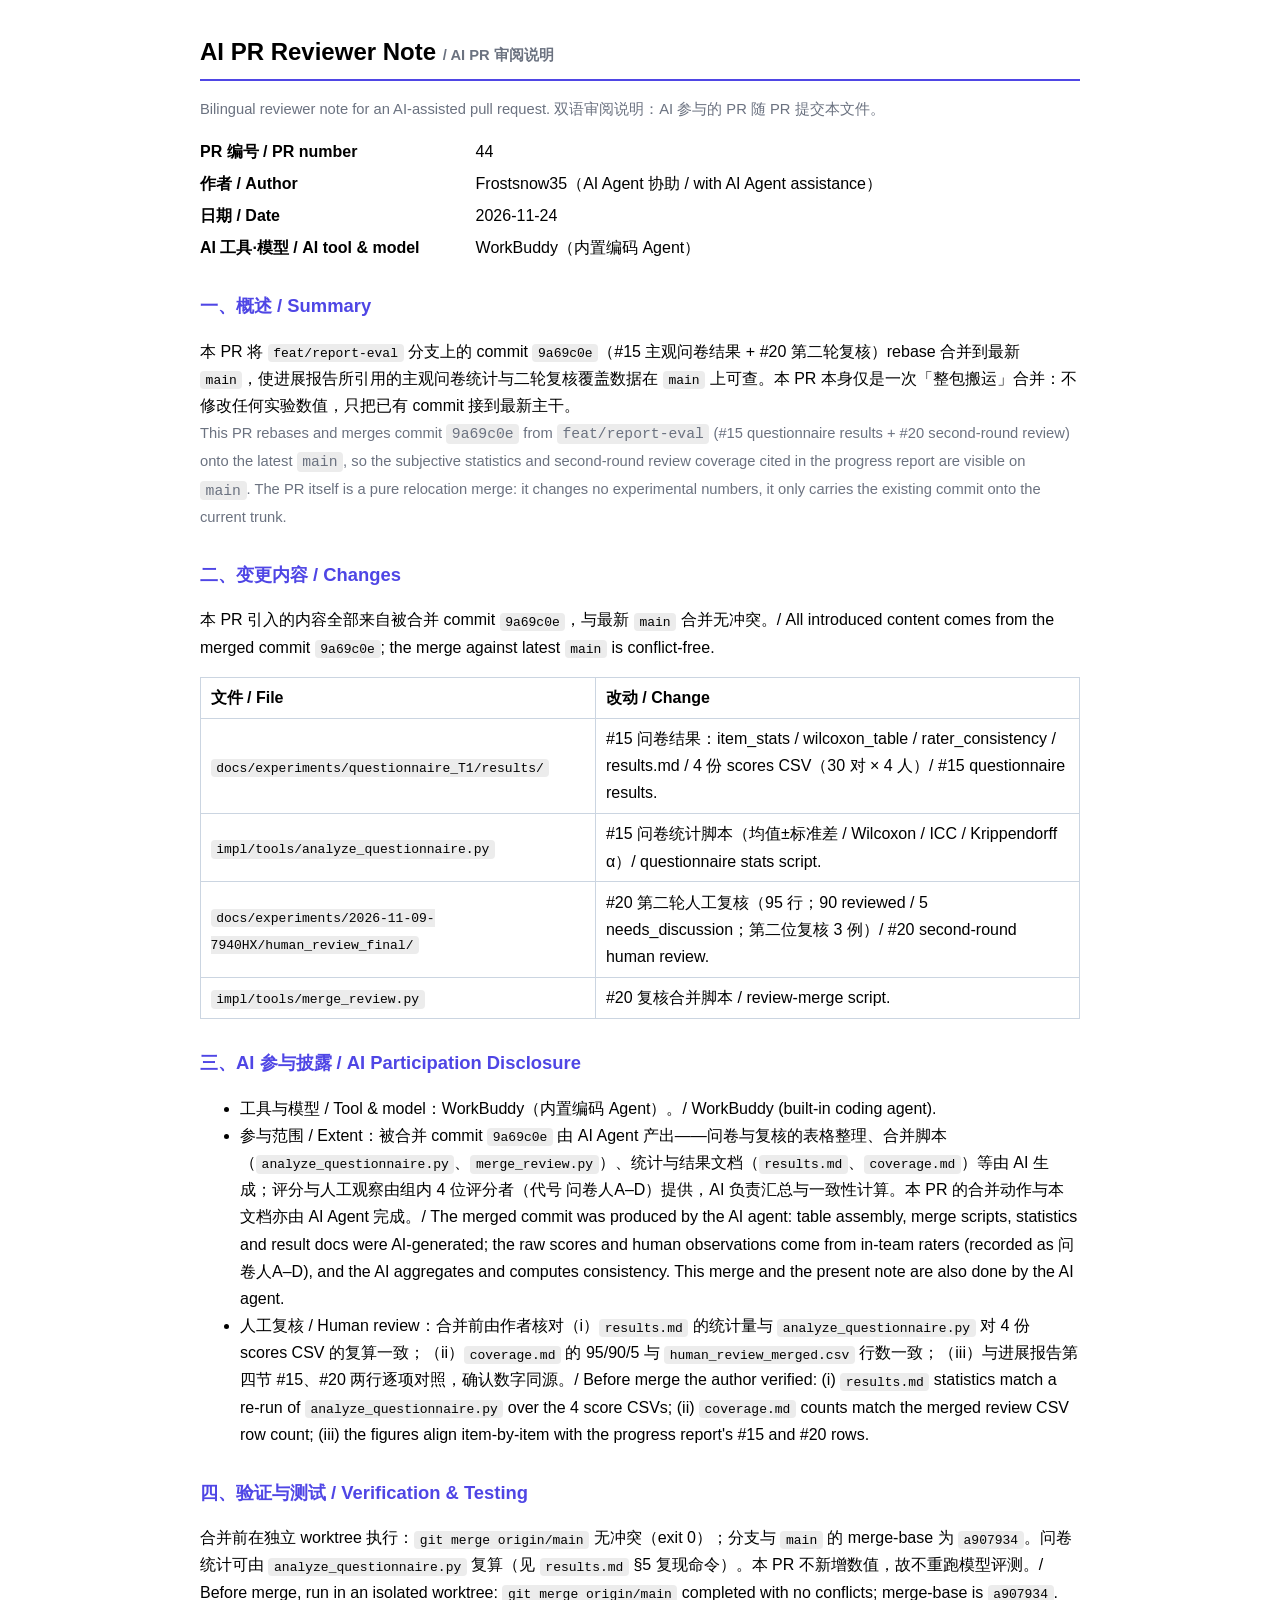
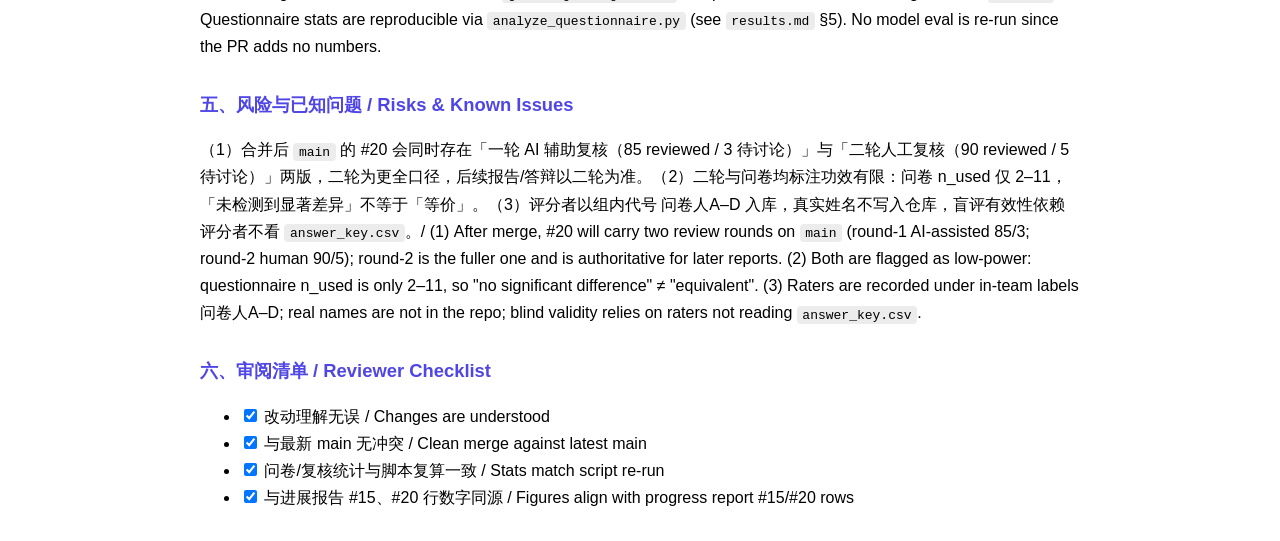
<file: reviews/PR-44.html>
<!DOCTYPE html>
<html lang="zh-CN">
<head>
<meta charset="utf-8">
<meta name="viewport" content="width=device-width, initial-scale=1">
<title>AI PR Reviewer Note / AI PR 审阅说明 — PR #44</title>
<style>
  :root { color-scheme: light dark; }
  body { font-family: -apple-system, "Segoe UI", "PingFang SC", "Microsoft YaHei", sans-serif; max-width: 880px; margin: 2rem auto; padding: 0 1rem; line-height: 1.7; }
  h1 { font-size: 1.5rem; border-bottom: 2px solid #4f46e5; padding-bottom: .4rem; }
  h2 { font-size: 1.15rem; margin-top: 1.8rem; color: #4f46e5; }
  .en { color: #6b7280; font-size: .92rem; }
  .meta { display: grid; grid-template-columns: max-content 1fr; gap: .3rem 1rem; margin: 1rem 0; }
  .meta dt { font-weight: 600; }
  code { background: rgba(127,127,127,.15); padding: .1rem .35rem; border-radius: 4px; }
  table { border-collapse: collapse; width: 100%; margin: .6rem 0; }
  th, td { border: 1px solid #cbd5e1; padding: .4rem .6rem; text-align: left; }
</style>
</head>
<body>
<h1>AI PR Reviewer Note <span class="en">/ AI PR 审阅说明</span></h1>
<p class="en">Bilingual reviewer note for an AI-assisted pull request. 双语审阅说明：AI 参与的 PR 随 PR 提交本文件。</p>

<dl class="meta">
  <dt>PR 编号 / PR number</dt><dd>44</dd>
  <dt>作者 / Author</dt><dd>Frostsnow35（AI Agent 协助 / with AI Agent assistance）</dd>
  <dt>日期 / Date</dt><dd>2026-11-24</dd>
  <dt>AI 工具·模型 / AI tool &amp; model</dt><dd>WorkBuddy（内置编码 Agent）</dd>
</dl>

<h2>一、概述 / Summary</h2>
<p>本 PR 将 <code>feat/report-eval</code> 分支上的 commit <code>9a69c0e</code>（#15 主观问卷结果 + #20 第二轮复核）rebase 合并到最新 <code>main</code>，使进展报告所引用的主观问卷统计与二轮复核覆盖数据在 <code>main</code> 上可查。本 PR 本身仅是一次「整包搬运」合并：不修改任何实验数值，只把已有 commit 接到最新主干。<br>
<span class="en">This PR rebases and merges commit <code>9a69c0e</code> from <code>feat/report-eval</code> (#15 questionnaire results + #20 second-round review) onto the latest <code>main</code>, so the subjective statistics and second-round review coverage cited in the progress report are visible on <code>main</code>. The PR itself is a pure relocation merge: it changes no experimental numbers, it only carries the existing commit onto the current trunk.</span></p>

<h2>二、变更内容 / Changes</h2>
<p>本 PR 引入的内容全部来自被合并 commit <code>9a69c0e</code>，与最新 <code>main</code> 合并无冲突。/ All introduced content comes from the merged commit <code>9a69c0e</code>; the merge against latest <code>main</code> is conflict-free.</p>
<table>
  <tr><th>文件 / File</th><th>改动 / Change</th></tr>
  <tr><td><code>docs/experiments/questionnaire_T1/results/</code></td><td>#15 问卷结果：item_stats / wilcoxon_table / rater_consistency / results.md / 4 份 scores CSV（30 对 × 4 人）/ #15 questionnaire results.</td></tr>
  <tr><td><code>impl/tools/analyze_questionnaire.py</code></td><td>#15 问卷统计脚本（均值±标准差 / Wilcoxon / ICC / Krippendorff α）/ questionnaire stats script.</td></tr>
  <tr><td><code>docs/experiments/2026-11-09-7940HX/human_review_final/</code></td><td>#20 第二轮人工复核（95 行；90 reviewed / 5 needs_discussion；第二位复核 3 例）/ #20 second-round human review.</td></tr>
  <tr><td><code>impl/tools/merge_review.py</code></td><td>#20 复核合并脚本 / review-merge script.</td></tr>
</table>

<h2>三、AI 参与披露 / AI Participation Disclosure</h2>
<ul>
  <li>工具与模型 / Tool &amp; model：WorkBuddy（内置编码 Agent）。/ WorkBuddy (built-in coding agent).</li>
  <li>参与范围 / Extent：被合并 commit <code>9a69c0e</code> 由 AI Agent 产出——问卷与复核的表格整理、合并脚本（<code>analyze_questionnaire.py</code>、<code>merge_review.py</code>）、统计与结果文档（<code>results.md</code>、<code>coverage.md</code>）等由 AI 生成；评分与人工观察由组内 4 位评分者（代号 问卷人A–D）提供，AI 负责汇总与一致性计算。本 PR 的合并动作与本文档亦由 AI Agent 完成。/ The merged commit was produced by the AI agent: table assembly, merge scripts, statistics and result docs were AI-generated; the raw scores and human observations come from in-team raters (recorded as 问卷人A–D), and the AI aggregates and computes consistency. This merge and the present note are also done by the AI agent.</li>
  <li>人工复核 / Human review：合并前由作者核对（i）<code>results.md</code> 的统计量与 <code>analyze_questionnaire.py</code> 对 4 份 scores CSV 的复算一致；（ii）<code>coverage.md</code> 的 95/90/5 与 <code>human_review_merged.csv</code> 行数一致；（iii）与进展报告第四节 #15、#20 两行逐项对照，确认数字同源。/ Before merge the author verified: (i) <code>results.md</code> statistics match a re-run of <code>analyze_questionnaire.py</code> over the 4 score CSVs; (ii) <code>coverage.md</code> counts match the merged review CSV row count; (iii) the figures align item-by-item with the progress report's #15 and #20 rows.</li>
</ul>

<h2>四、验证与测试 / Verification &amp; Testing</h2>
<p>合并前在独立 worktree 执行：<code>git merge origin/main</code> 无冲突（exit 0）；分支与 <code>main</code> 的 merge-base 为 <code>a907934</code>。问卷统计可由 <code>analyze_questionnaire.py</code> 复算（见 <code>results.md</code> §5 复现命令）。本 PR 不新增数值，故不重跑模型评测。/ Before merge, run in an isolated worktree: <code>git merge origin/main</code> completed with no conflicts; merge-base is <code>a907934</code>. Questionnaire stats are reproducible via <code>analyze_questionnaire.py</code> (see <code>results.md</code> §5). No model eval is re-run since the PR adds no numbers.</p>

<h2>五、风险与已知问题 / Risks &amp; Known Issues</h2>
<p>（1）合并后 <code>main</code> 的 #20 会同时存在「一轮 AI 辅助复核（85 reviewed / 3 待讨论）」与「二轮人工复核（90 reviewed / 5 待讨论）」两版，二轮为更全口径，后续报告/答辩以二轮为准。（2）二轮与问卷均标注功效有限：问卷 n_used 仅 2–11，「未检测到显著差异」不等于「等价」。（3）评分者以组内代号 问卷人A–D 入库，真实姓名不写入仓库，盲评有效性依赖评分者不看 <code>answer_key.csv</code>。/ (1) After merge, #20 will carry two review rounds on <code>main</code> (round-1 AI-assisted 85/3; round-2 human 90/5); round-2 is the fuller one and is authoritative for later reports. (2) Both are flagged as low-power: questionnaire n_used is only 2–11, so "no significant difference" ≠ "equivalent". (3) Raters are recorded under in-team labels 问卷人A–D; real names are not in the repo; blind validity relies on raters not reading <code>answer_key.csv</code>.</p>

<h2>六、审阅清单 / Reviewer Checklist</h2>
<ul>
  <li><input type="checkbox" checked> 改动理解无误 / Changes are understood</li>
  <li><input type="checkbox" checked> 与最新 main 无冲突 / Clean merge against latest main</li>
  <li><input type="checkbox" checked> 问卷/复核统计与脚本复算一致 / Stats match script re-run</li>
  <li><input type="checkbox" checked> 与进展报告 #15、#20 行数字同源 / Figures align with progress report #15/#20 rows</li>
</ul>
</body>
</html>
</file>
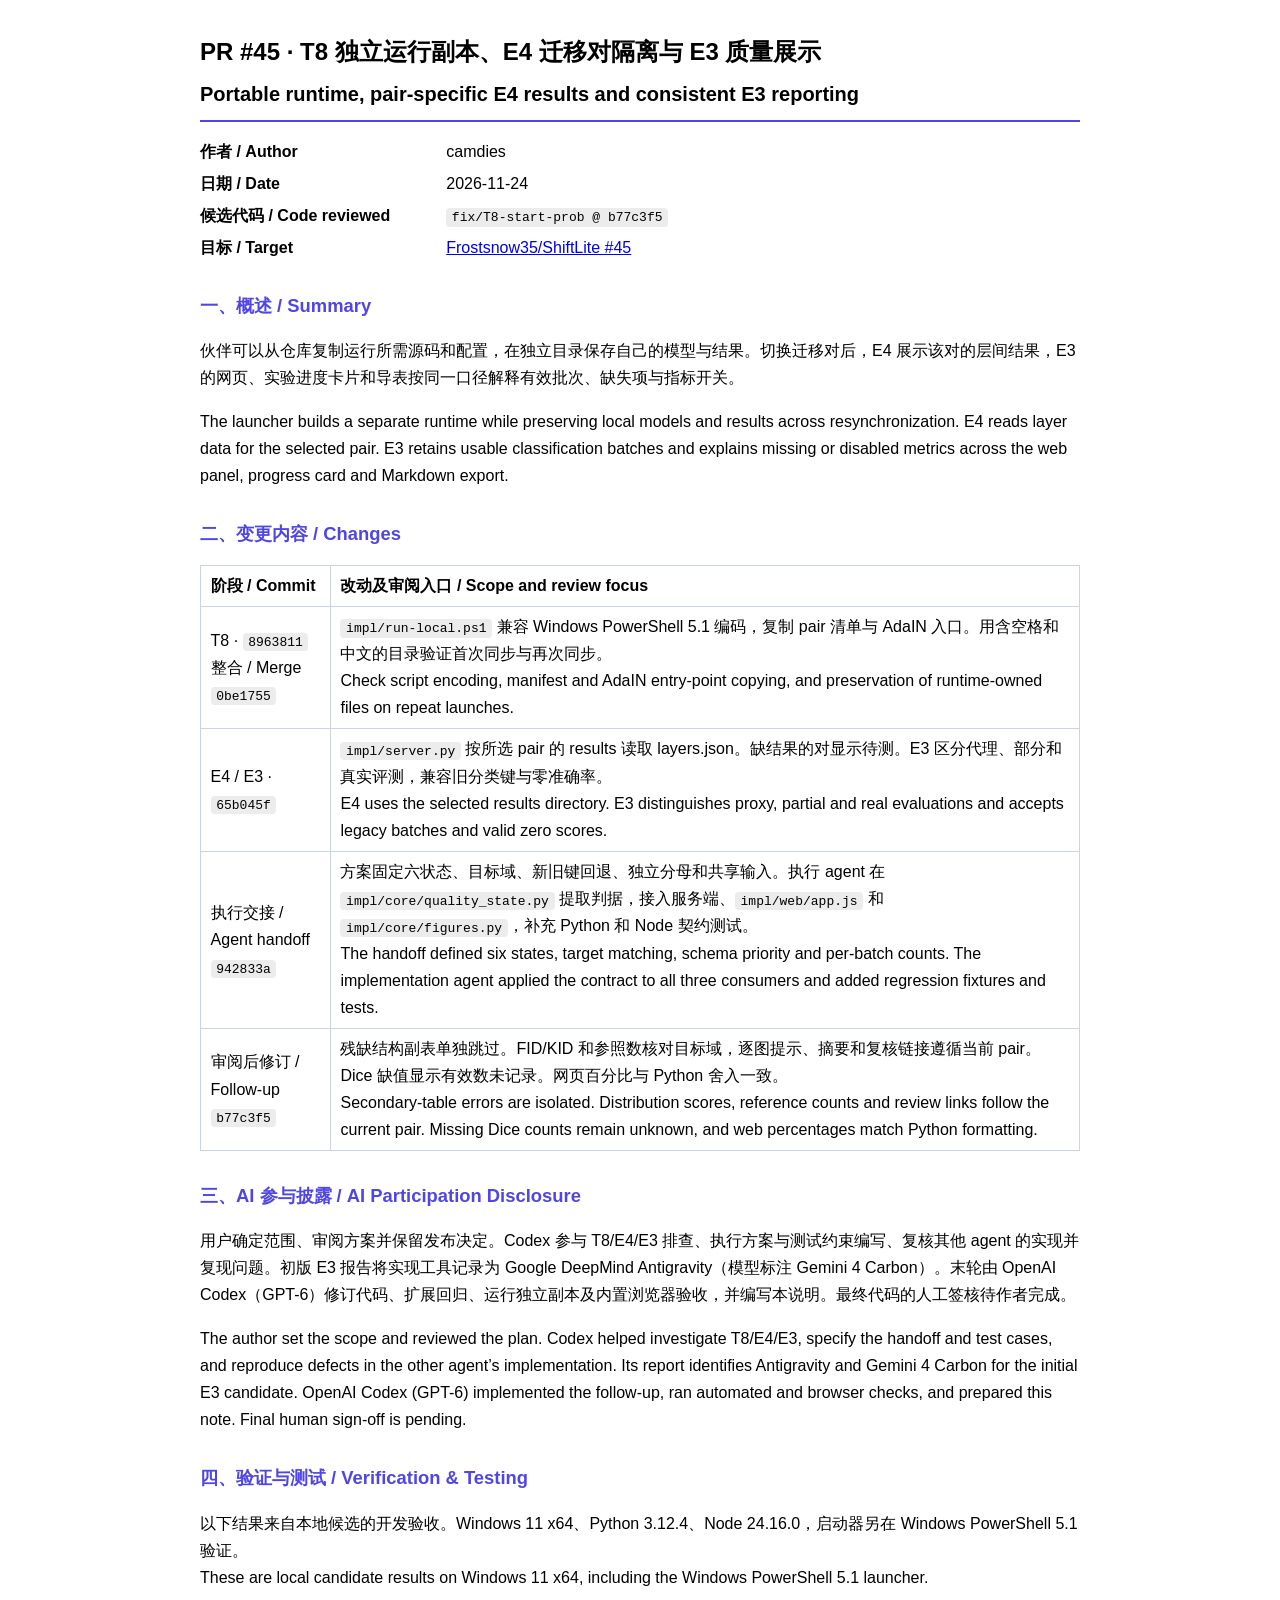
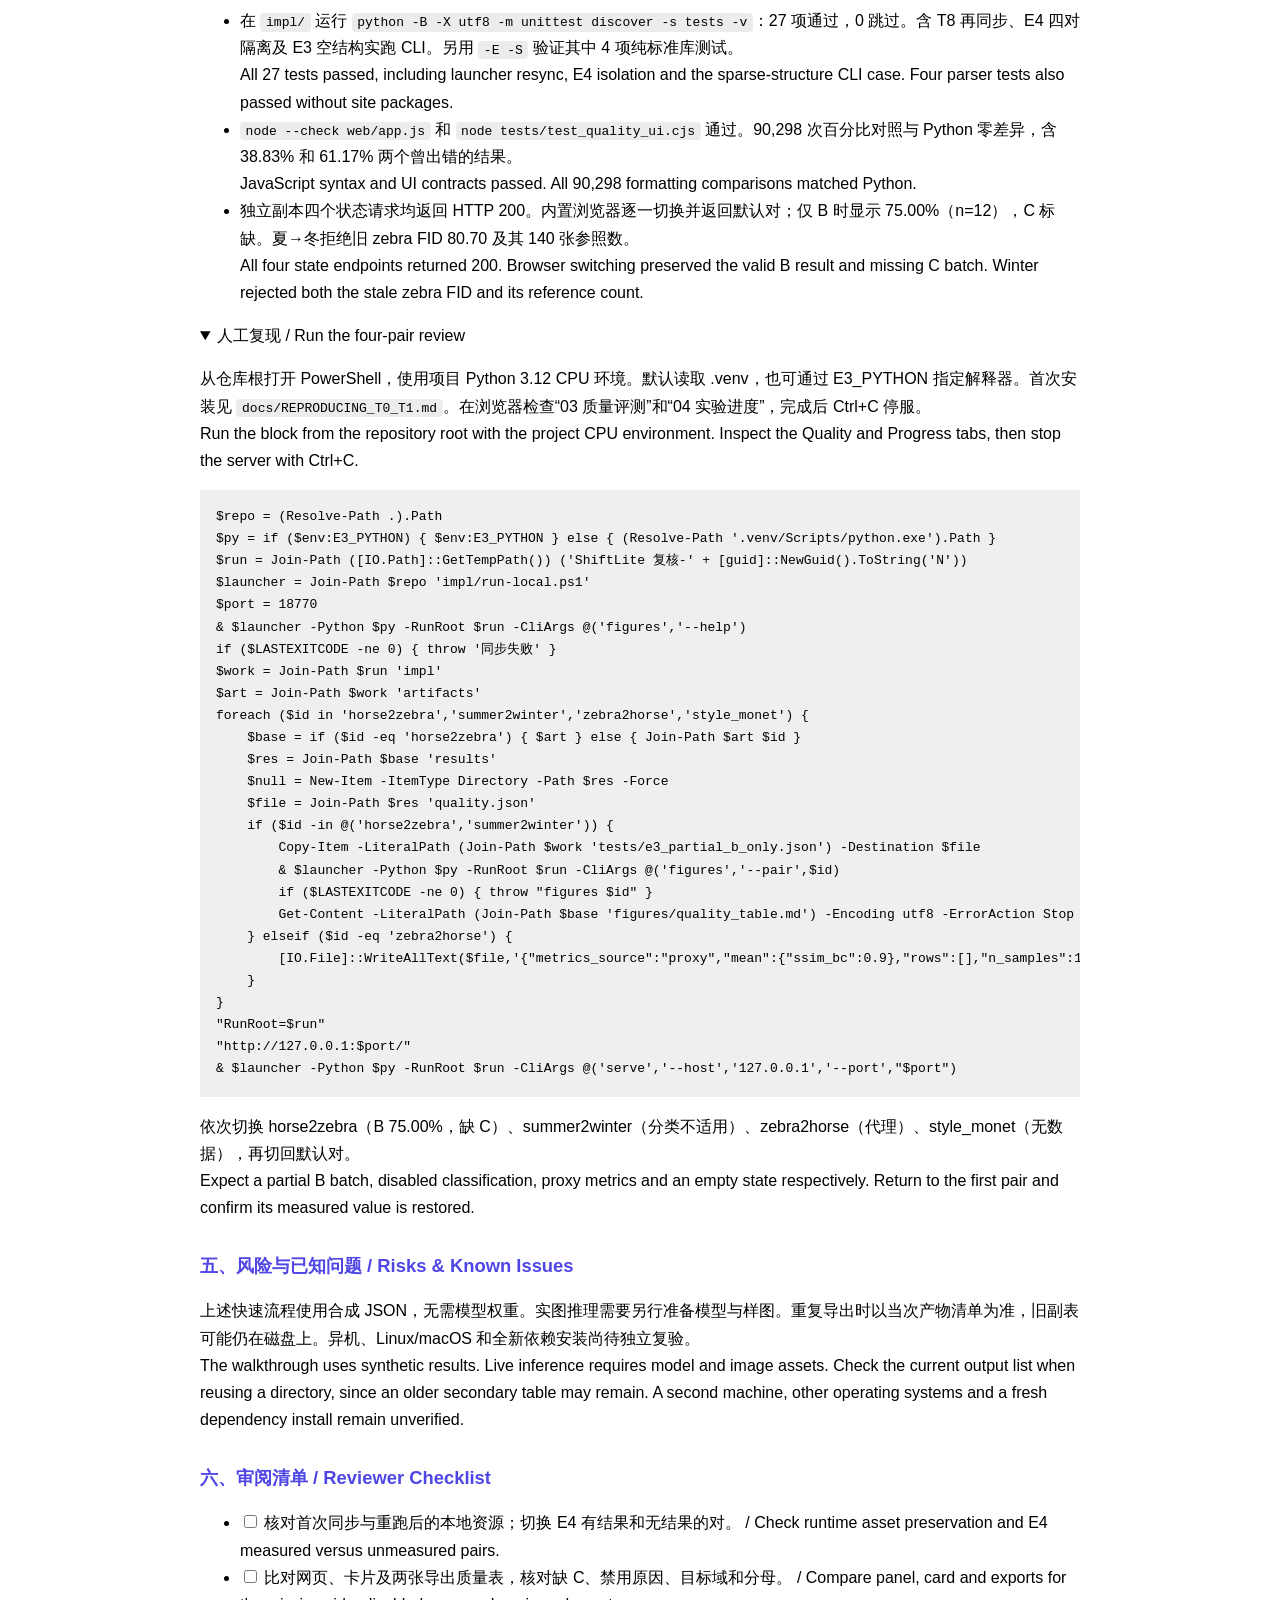
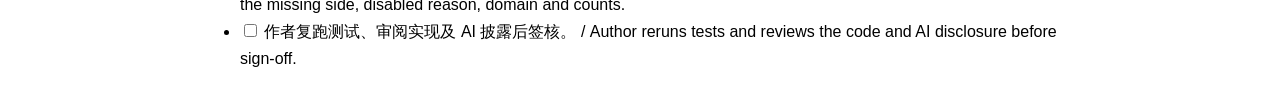
<file: reviews/PR-45.html>
<!DOCTYPE html>
<html lang="zh-CN">
<head>
<meta charset="utf-8">
<meta name="viewport" content="width=device-width, initial-scale=1">
<title>PR #45 · ShiftLite T8 / E4 / E3</title>
<style>
  :root { color-scheme: light dark; }
  body { font-family: -apple-system, "Segoe UI", "PingFang SC", "Microsoft YaHei", sans-serif; max-width: 880px; margin: 2rem auto; padding: 0 1rem; line-height: 1.7; }
  h1 { font-size: 1.5rem; border-bottom: 2px solid #4f46e5; padding-bottom: .4rem; }
  h2 { font-size: 1.15rem; margin-top: 1.8rem; color: #4f46e5; }
  .en { color: #6b7280; font-size: .92rem; }
  .meta { display: grid; grid-template-columns: max-content 1fr; gap: .3rem 1rem; margin: 1rem 0; }
  .meta dt { font-weight: 600; }
  code { background: rgba(127,127,127,.15); padding: .1rem .35rem; border-radius: 4px; }
  table { border-collapse: collapse; width: 100%; margin: .6rem 0; }
  th, td { border: 1px solid #cbd5e1; padding: .4rem .6rem; text-align: left; }
pre { overflow-x:auto; padding:1rem; background:rgba(127,127,127,.12); } @media print { pre { white-space:pre-wrap; } }
</style>
</head>
<body><main>
<h1>PR #45 · T8 独立运行副本、E4 迁移对隔离与 E3 质量展示<br><small lang="en">Portable runtime, pair-specific E4 results and consistent E3 reporting</small></h1>
<dl class="meta"><dt>作者 / Author</dt><dd>camdies</dd><dt>日期 / Date</dt><dd>2026-11-24</dd><dt>候选代码 / Code reviewed</dt><dd><code>fix/T8-start-prob @ b77c3f5</code></dd><dt>目标 / Target</dt><dd><a href="https://github.com/Frostsnow35/ShiftLite/pull/45">Frostsnow35/ShiftLite #45</a></dd></dl>
<h2>一、概述 / Summary</h2>
<p>伙伴可以从仓库复制运行所需源码和配置，在独立目录保存自己的模型与结果。切换迁移对后，E4 展示该对的层间结果，E3 的网页、实验进度卡片和导表按同一口径解释有效批次、缺失项与指标开关。</p>
<p lang="en">The launcher builds a separate runtime while preserving local models and results across resynchronization. E4 reads layer data for the selected pair. E3 retains usable classification batches and explains missing or disabled metrics across the web panel, progress card and Markdown export.</p>
<h2>二、变更内容 / Changes</h2>
<table><tr><th>阶段 / Commit</th><th>改动及审阅入口 / Scope and review focus</th></tr>
<tr><td>T8 · <code>8963811</code><br>整合 / Merge <code>0be1755</code></td><td><code>impl/run-local.ps1</code> 兼容 Windows PowerShell 5.1 编码，复制 pair 清单与 AdaIN 入口。用含空格和中文的目录验证首次同步与再次同步。<br>Check script encoding, manifest and AdaIN entry-point copying, and preservation of runtime-owned files on repeat launches.</td></tr>
<tr><td>E4 / E3 · <code>65b045f</code></td><td><code>impl/server.py</code> 按所选 pair 的 results 读取 layers.json。缺结果的对显示待测。E3 区分代理、部分和真实评测，兼容旧分类键与零准确率。<br>E4 uses the selected results directory. E3 distinguishes proxy, partial and real evaluations and accepts legacy batches and valid zero scores.</td></tr>
<tr><td>执行交接 / Agent handoff<br><code>942833a</code></td><td>方案固定六状态、目标域、新旧键回退、独立分母和共享输入。执行 agent 在 <code>impl/core/quality_state.py</code> 提取判据，接入服务端、<code>impl/web/app.js</code> 和 <code>impl/core/figures.py</code>，补充 Python 和 Node 契约测试。<br>The handoff defined six states, target matching, schema priority and per-batch counts. The implementation agent applied the contract to all three consumers and added regression fixtures and tests.</td></tr>
<tr><td>审阅后修订 / Follow-up<br><code>b77c3f5</code></td><td>残缺结构副表单独跳过。FID/KID 和参照数核对目标域，逐图提示、摘要和复核链接遵循当前 pair。Dice 缺值显示有效数未记录。网页百分比与 Python 舍入一致。<br>Secondary-table errors are isolated. Distribution scores, reference counts and review links follow the current pair. Missing Dice counts remain unknown, and web percentages match Python formatting.</td></tr></table>
<h2>三、AI 参与披露 / AI Participation Disclosure</h2>
<p>用户确定范围、审阅方案并保留发布决定。Codex 参与 T8/E4/E3 排查、执行方案与测试约束编写、复核其他 agent 的实现并复现问题。初版 E3 报告将实现工具记录为 Google DeepMind Antigravity（模型标注 Gemini 4 Carbon）。末轮由 OpenAI Codex（GPT-6）修订代码、扩展回归、运行独立副本及内置浏览器验收，并编写本说明。最终代码的人工签核待作者完成。</p>
<p lang="en">The author set the scope and reviewed the plan. Codex helped investigate T8/E4/E3, specify the handoff and test cases, and reproduce defects in the other agent’s implementation. Its report identifies Antigravity and Gemini 4 Carbon for the initial E3 candidate. OpenAI Codex (GPT-6) implemented the follow-up, ran automated and browser checks, and prepared this note. Final human sign-off is pending.</p>
<h2>四、验证与测试 / Verification &amp; Testing</h2>
<p>以下结果来自本地候选的开发验收。Windows 11 x64、Python 3.12.4、Node 24.16.0，启动器另在 Windows PowerShell 5.1 验证。<br>These are local candidate results on Windows 11 x64, including the Windows PowerShell 5.1 launcher.</p>
<ul><li>在 <code>impl/</code> 运行 <code>python -B -X utf8 -m unittest discover -s tests -v</code>：27 项通过，0 跳过。含 T8 再同步、E4 四对隔离及 E3 空结构实跑 CLI。另用 <code>-E -S</code> 验证其中 4 项纯标准库测试。<br>All 27 tests passed, including launcher resync, E4 isolation and the sparse-structure CLI case. Four parser tests also passed without site packages.</li>
<li><code>node --check web/app.js</code> 和 <code>node tests/test_quality_ui.cjs</code> 通过。90,298 次百分比对照与 Python 零差异，含 38.83% 和 61.17% 两个曾出错的结果。<br>JavaScript syntax and UI contracts passed. All 90,298 formatting comparisons matched Python.</li>
<li>独立副本四个状态请求均返回 HTTP 200。内置浏览器逐一切换并返回默认对；仅 B 时显示 75.00%（n=12），C 标缺。夏→冬拒绝旧 zebra FID 80.70 及其 140 张参照数。<br>All four state endpoints returned 200. Browser switching preserved the valid B result and missing C batch. Winter rejected both the stale zebra FID and its reference count.</li></ul>
<details open><summary>人工复现 / Run the four-pair review</summary><p>从仓库根打开 PowerShell，使用项目 Python 3.12 CPU 环境。默认读取 .venv，也可通过 E3_PYTHON 指定解释器。首次安装见 <code>docs/REPRODUCING_T0_T1.md</code>。在浏览器检查“03 质量评测”和“04 实验进度”，完成后 Ctrl+C 停服。<br>Run the block from the repository root with the project CPU environment. Inspect the Quality and Progress tabs, then stop the server with Ctrl+C.</p><pre>$repo = (Resolve-Path .).Path
$py = if ($env:E3_PYTHON) { $env:E3_PYTHON } else { (Resolve-Path &#x27;.venv/Scripts/python.exe&#x27;).Path }
$run = Join-Path ([IO.Path]::GetTempPath()) (&#x27;ShiftLite 复核-&#x27; + [guid]::NewGuid().ToString(&#x27;N&#x27;))
$launcher = Join-Path $repo &#x27;impl/run-local.ps1&#x27;
$port = 18770
&amp; $launcher -Python $py -RunRoot $run -CliArgs @(&#x27;figures&#x27;,&#x27;--help&#x27;)
if ($LASTEXITCODE -ne 0) { throw &#x27;同步失败&#x27; }
$work = Join-Path $run &#x27;impl&#x27;
$art = Join-Path $work &#x27;artifacts&#x27;
foreach ($id in &#x27;horse2zebra&#x27;,&#x27;summer2winter&#x27;,&#x27;zebra2horse&#x27;,&#x27;style_monet&#x27;) {
    $base = if ($id -eq &#x27;horse2zebra&#x27;) { $art } else { Join-Path $art $id }
    $res = Join-Path $base &#x27;results&#x27;
    $null = New-Item -ItemType Directory -Path $res -Force
    $file = Join-Path $res &#x27;quality.json&#x27;
    if ($id -in @(&#x27;horse2zebra&#x27;,&#x27;summer2winter&#x27;)) {
        Copy-Item -LiteralPath (Join-Path $work &#x27;tests/e3_partial_b_only.json&#x27;) -Destination $file
        &amp; $launcher -Python $py -RunRoot $run -CliArgs @(&#x27;figures&#x27;,&#x27;--pair&#x27;,$id)
        if ($LASTEXITCODE -ne 0) { throw &quot;figures $id&quot; }
        Get-Content -LiteralPath (Join-Path $base &#x27;figures/quality_table.md&#x27;) -Encoding utf8 -ErrorAction Stop | Select-String &#x27;任务保真&#x27;
    } elseif ($id -eq &#x27;zebra2horse&#x27;) {
        [IO.File]::WriteAllText($file,&#x27;{&quot;metrics_source&quot;:&quot;proxy&quot;,&quot;mean&quot;:{&quot;ssim_bc&quot;:0.9},&quot;rows&quot;:[],&quot;n_samples&quot;:1}&#x27;)
    }
}
&quot;RunRoot=$run&quot;
&quot;http://127.0.0.1:$port/&quot;
&amp; $launcher -Python $py -RunRoot $run -CliArgs @(&#x27;serve&#x27;,&#x27;--host&#x27;,&#x27;127.0.0.1&#x27;,&#x27;--port&#x27;,&quot;$port&quot;)</pre>
<p>依次切换 horse2zebra（B 75.00%，缺 C）、summer2winter（分类不适用）、zebra2horse（代理）、style_monet（无数据），再切回默认对。<br>Expect a partial B batch, disabled classification, proxy metrics and an empty state respectively. Return to the first pair and confirm its measured value is restored.</p></details>
<h2>五、风险与已知问题 / Risks &amp; Known Issues</h2>
<p>上述快速流程使用合成 JSON，无需模型权重。实图推理需要另行准备模型与样图。重复导出时以当次产物清单为准，旧副表可能仍在磁盘上。异机、Linux/macOS 和全新依赖安装尚待独立复验。<br>The walkthrough uses synthetic results. Live inference requires model and image assets. Check the current output list when reusing a directory, since an older secondary table may remain. A second machine, other operating systems and a fresh dependency install remain unverified.</p>
<h2>六、审阅清单 / Reviewer Checklist</h2><ul>
<li><input type="checkbox"> 核对首次同步与重跑后的本地资源；切换 E4 有结果和无结果的对。 / Check runtime asset preservation and E4 measured versus unmeasured pairs.</li>
<li><input type="checkbox"> 比对网页、卡片及两张导出质量表，核对缺 C、禁用原因、目标域和分母。 / Compare panel, card and exports for the missing side, disabled reason, domain and counts.</li>
<li><input type="checkbox"> 作者复跑测试、审阅实现及 AI 披露后签核。 / Author reruns tests and reviews the code and AI disclosure before sign-off.</li></ul></main></body></html>
</file>
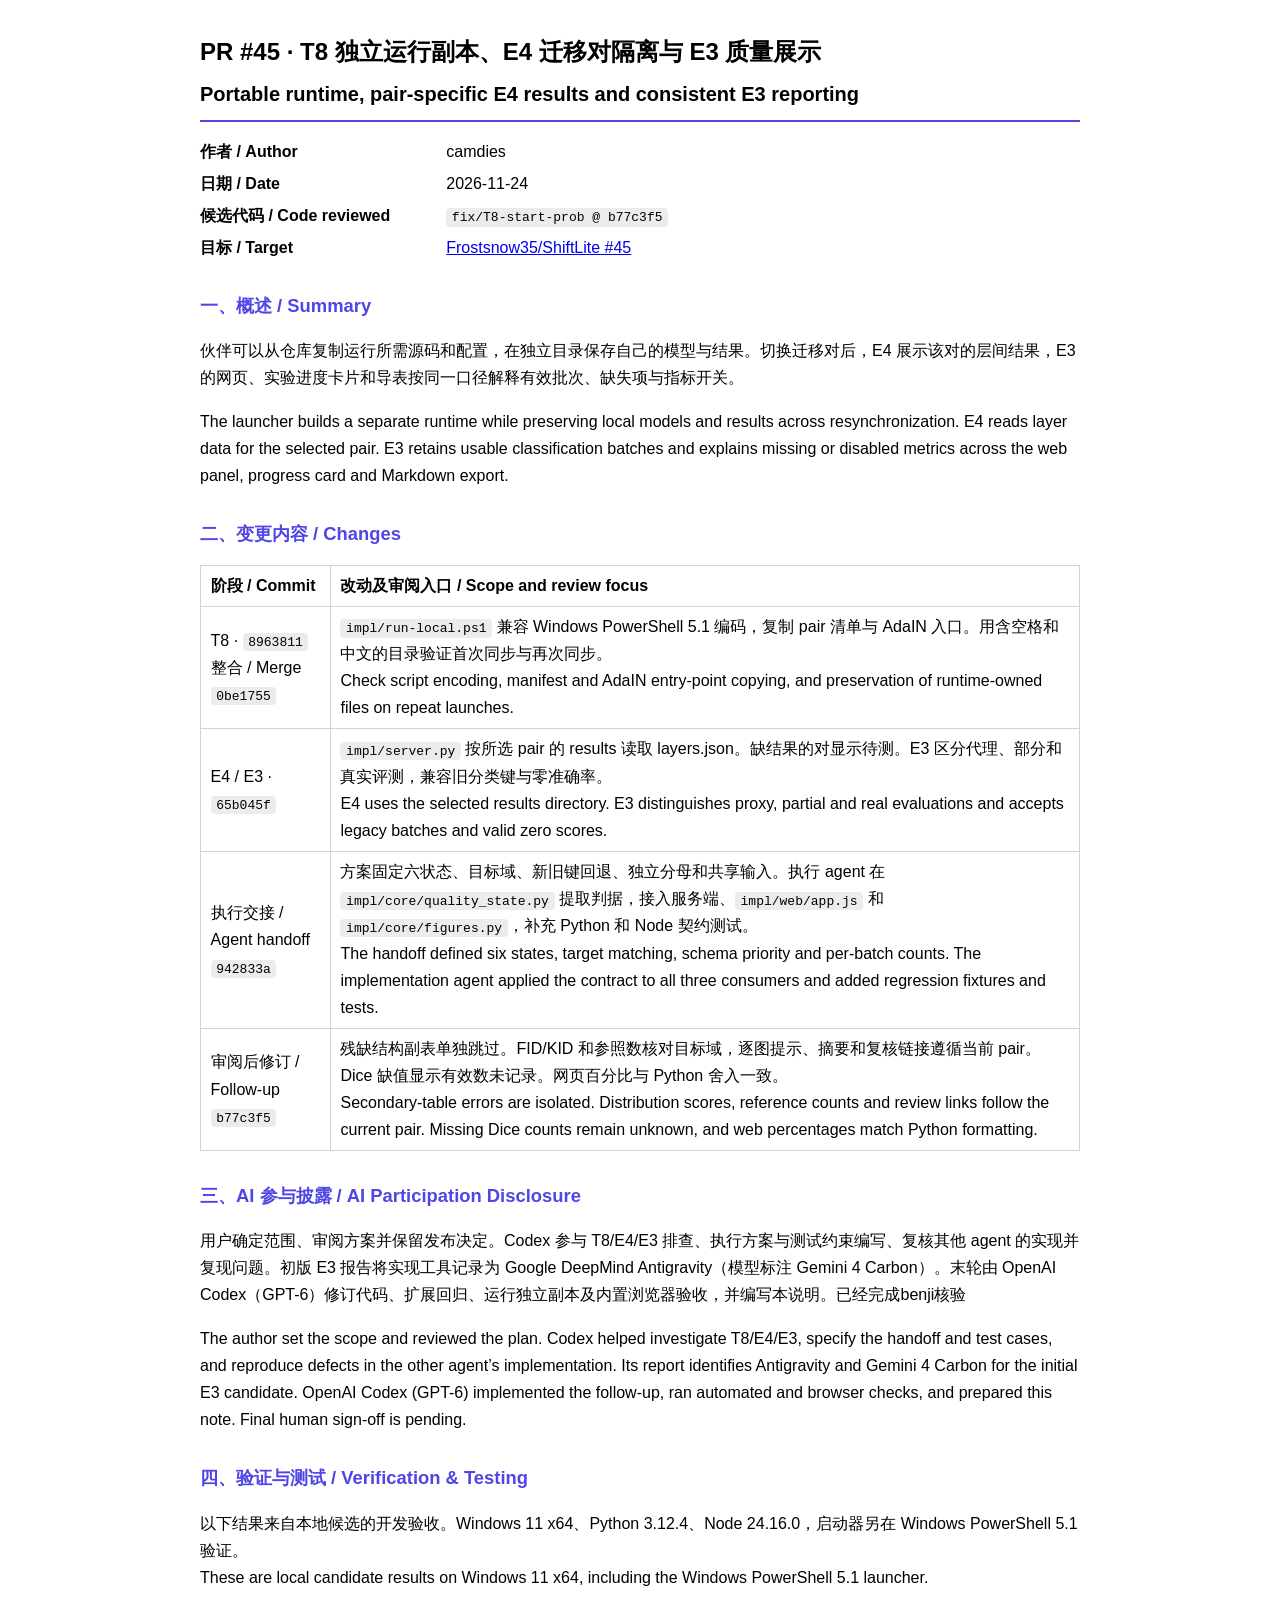
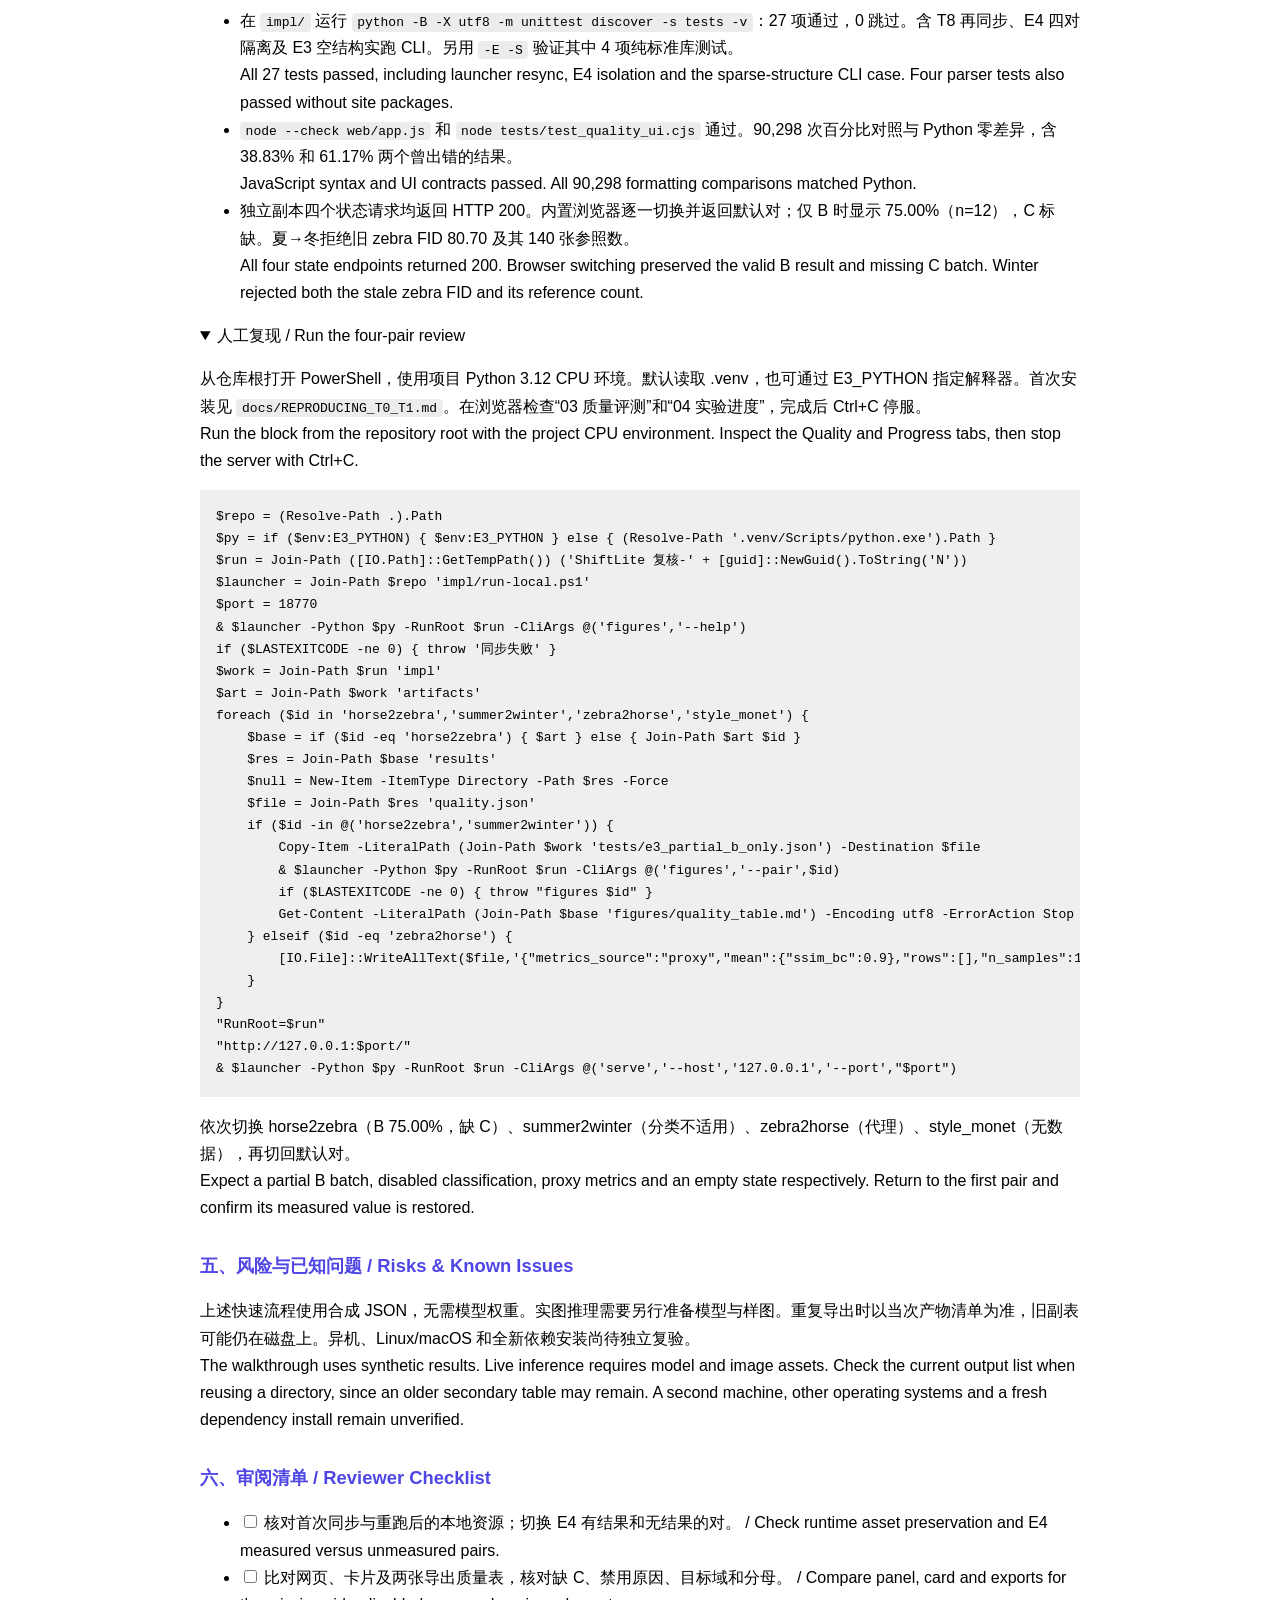
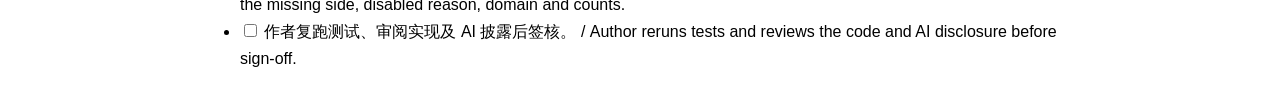
<file: reviews/PR-47.html>
<!DOCTYPE html>
<html lang="zh-CN">
<head>
<meta charset="utf-8">
<meta name="viewport" content="width=device-width, initial-scale=1">
<title>PR #47 · ShiftLite T8 / E4 / E3</title>
<style>
  :root { color-scheme: light dark; }
  body { font-family: -apple-system, "Segoe UI", "PingFang SC", "Microsoft YaHei", sans-serif; max-width: 880px; margin: 2rem auto; padding: 0 1rem; line-height: 1.7; }
  h1 { font-size: 1.5rem; border-bottom: 2px solid #4f46e5; padding-bottom: .4rem; }
  h2 { font-size: 1.15rem; margin-top: 1.8rem; color: #4f46e5; }
  .en { color: #6b7280; font-size: .92rem; }
  .meta { display: grid; grid-template-columns: max-content 1fr; gap: .3rem 1rem; margin: 1rem 0; }
  .meta dt { font-weight: 600; }
  code { background: rgba(127,127,127,.15); padding: .1rem .35rem; border-radius: 4px; }
  table { border-collapse: collapse; width: 100%; margin: .6rem 0; }
  th, td { border: 1px solid #cbd5e1; padding: .4rem .6rem; text-align: left; }
pre { overflow-x:auto; padding:1rem; background:rgba(127,127,127,.12); } @media print { pre { white-space:pre-wrap; } }
</style>
</head>
<body><main>
<h1>PR #45 · T8 独立运行副本、E4 迁移对隔离与 E3 质量展示<br><small lang="en">Portable runtime, pair-specific E4 results and consistent E3 reporting</small></h1>
<dl class="meta"><dt>作者 / Author</dt><dd>camdies</dd><dt>日期 / Date</dt><dd>2026-11-24</dd><dt>候选代码 / Code reviewed</dt><dd><code>fix/T8-start-prob @ b77c3f5</code></dd><dt>目标 / Target</dt><dd><a href="https://github.com/Frostsnow35/ShiftLite/pull/45">Frostsnow35/ShiftLite #45</a></dd></dl>
<h2>一、概述 / Summary</h2>
<p>伙伴可以从仓库复制运行所需源码和配置，在独立目录保存自己的模型与结果。切换迁移对后，E4 展示该对的层间结果，E3 的网页、实验进度卡片和导表按同一口径解释有效批次、缺失项与指标开关。</p>
<p lang="en">The launcher builds a separate runtime while preserving local models and results across resynchronization. E4 reads layer data for the selected pair. E3 retains usable classification batches and explains missing or disabled metrics across the web panel, progress card and Markdown export.</p>
<h2>二、变更内容 / Changes</h2>
<table><tr><th>阶段 / Commit</th><th>改动及审阅入口 / Scope and review focus</th></tr>
<tr><td>T8 · <code>8963811</code><br>整合 / Merge <code>0be1755</code></td><td><code>impl/run-local.ps1</code> 兼容 Windows PowerShell 5.1 编码，复制 pair 清单与 AdaIN 入口。用含空格和中文的目录验证首次同步与再次同步。<br>Check script encoding, manifest and AdaIN entry-point copying, and preservation of runtime-owned files on repeat launches.</td></tr>
<tr><td>E4 / E3 · <code>65b045f</code></td><td><code>impl/server.py</code> 按所选 pair 的 results 读取 layers.json。缺结果的对显示待测。E3 区分代理、部分和真实评测，兼容旧分类键与零准确率。<br>E4 uses the selected results directory. E3 distinguishes proxy, partial and real evaluations and accepts legacy batches and valid zero scores.</td></tr>
<tr><td>执行交接 / Agent handoff<br><code>942833a</code></td><td>方案固定六状态、目标域、新旧键回退、独立分母和共享输入。执行 agent 在 <code>impl/core/quality_state.py</code> 提取判据，接入服务端、<code>impl/web/app.js</code> 和 <code>impl/core/figures.py</code>，补充 Python 和 Node 契约测试。<br>The handoff defined six states, target matching, schema priority and per-batch counts. The implementation agent applied the contract to all three consumers and added regression fixtures and tests.</td></tr>
<tr><td>审阅后修订 / Follow-up<br><code>b77c3f5</code></td><td>残缺结构副表单独跳过。FID/KID 和参照数核对目标域，逐图提示、摘要和复核链接遵循当前 pair。Dice 缺值显示有效数未记录。网页百分比与 Python 舍入一致。<br>Secondary-table errors are isolated. Distribution scores, reference counts and review links follow the current pair. Missing Dice counts remain unknown, and web percentages match Python formatting.</td></tr></table>
<h2>三、AI 参与披露 / AI Participation Disclosure</h2>
<p>用户确定范围、审阅方案并保留发布决定。Codex 参与 T8/E4/E3 排查、执行方案与测试约束编写、复核其他 agent 的实现并复现问题。初版 E3 报告将实现工具记录为 Google DeepMind Antigravity（模型标注 Gemini 4 Carbon）。末轮由 OpenAI Codex（GPT-6）修订代码、扩展回归、运行独立副本及内置浏览器验收，并编写本说明。已经完成benji核验</p>
<p lang="en">The author set the scope and reviewed the plan. Codex helped investigate T8/E4/E3, specify the handoff and test cases, and reproduce defects in the other agent’s implementation. Its report identifies Antigravity and Gemini 4 Carbon for the initial E3 candidate. OpenAI Codex (GPT-6) implemented the follow-up, ran automated and browser checks, and prepared this note. Final human sign-off is pending.</p>
<h2>四、验证与测试 / Verification &amp; Testing</h2>
<p>以下结果来自本地候选的开发验收。Windows 11 x64、Python 3.12.4、Node 24.16.0，启动器另在 Windows PowerShell 5.1 验证。<br>These are local candidate results on Windows 11 x64, including the Windows PowerShell 5.1 launcher.</p>
<ul><li>在 <code>impl/</code> 运行 <code>python -B -X utf8 -m unittest discover -s tests -v</code>：27 项通过，0 跳过。含 T8 再同步、E4 四对隔离及 E3 空结构实跑 CLI。另用 <code>-E -S</code> 验证其中 4 项纯标准库测试。<br>All 27 tests passed, including launcher resync, E4 isolation and the sparse-structure CLI case. Four parser tests also passed without site packages.</li>
<li><code>node --check web/app.js</code> 和 <code>node tests/test_quality_ui.cjs</code> 通过。90,298 次百分比对照与 Python 零差异，含 38.83% 和 61.17% 两个曾出错的结果。<br>JavaScript syntax and UI contracts passed. All 90,298 formatting comparisons matched Python.</li>
<li>独立副本四个状态请求均返回 HTTP 200。内置浏览器逐一切换并返回默认对；仅 B 时显示 75.00%（n=12），C 标缺。夏→冬拒绝旧 zebra FID 80.70 及其 140 张参照数。<br>All four state endpoints returned 200. Browser switching preserved the valid B result and missing C batch. Winter rejected both the stale zebra FID and its reference count.</li></ul>
<details open><summary>人工复现 / Run the four-pair review</summary><p>从仓库根打开 PowerShell，使用项目 Python 3.12 CPU 环境。默认读取 .venv，也可通过 E3_PYTHON 指定解释器。首次安装见 <code>docs/REPRODUCING_T0_T1.md</code>。在浏览器检查“03 质量评测”和“04 实验进度”，完成后 Ctrl+C 停服。<br>Run the block from the repository root with the project CPU environment. Inspect the Quality and Progress tabs, then stop the server with Ctrl+C.</p><pre>$repo = (Resolve-Path .).Path
$py = if ($env:E3_PYTHON) { $env:E3_PYTHON } else { (Resolve-Path &#x27;.venv/Scripts/python.exe&#x27;).Path }
$run = Join-Path ([IO.Path]::GetTempPath()) (&#x27;ShiftLite 复核-&#x27; + [guid]::NewGuid().ToString(&#x27;N&#x27;))
$launcher = Join-Path $repo &#x27;impl/run-local.ps1&#x27;
$port = 18770
&amp; $launcher -Python $py -RunRoot $run -CliArgs @(&#x27;figures&#x27;,&#x27;--help&#x27;)
if ($LASTEXITCODE -ne 0) { throw &#x27;同步失败&#x27; }
$work = Join-Path $run &#x27;impl&#x27;
$art = Join-Path $work &#x27;artifacts&#x27;
foreach ($id in &#x27;horse2zebra&#x27;,&#x27;summer2winter&#x27;,&#x27;zebra2horse&#x27;,&#x27;style_monet&#x27;) {
    $base = if ($id -eq &#x27;horse2zebra&#x27;) { $art } else { Join-Path $art $id }
    $res = Join-Path $base &#x27;results&#x27;
    $null = New-Item -ItemType Directory -Path $res -Force
    $file = Join-Path $res &#x27;quality.json&#x27;
    if ($id -in @(&#x27;horse2zebra&#x27;,&#x27;summer2winter&#x27;)) {
        Copy-Item -LiteralPath (Join-Path $work &#x27;tests/e3_partial_b_only.json&#x27;) -Destination $file
        &amp; $launcher -Python $py -RunRoot $run -CliArgs @(&#x27;figures&#x27;,&#x27;--pair&#x27;,$id)
        if ($LASTEXITCODE -ne 0) { throw &quot;figures $id&quot; }
        Get-Content -LiteralPath (Join-Path $base &#x27;figures/quality_table.md&#x27;) -Encoding utf8 -ErrorAction Stop | Select-String &#x27;任务保真&#x27;
    } elseif ($id -eq &#x27;zebra2horse&#x27;) {
        [IO.File]::WriteAllText($file,&#x27;{&quot;metrics_source&quot;:&quot;proxy&quot;,&quot;mean&quot;:{&quot;ssim_bc&quot;:0.9},&quot;rows&quot;:[],&quot;n_samples&quot;:1}&#x27;)
    }
}
&quot;RunRoot=$run&quot;
&quot;http://127.0.0.1:$port/&quot;
&amp; $launcher -Python $py -RunRoot $run -CliArgs @(&#x27;serve&#x27;,&#x27;--host&#x27;,&#x27;127.0.0.1&#x27;,&#x27;--port&#x27;,&quot;$port&quot;)</pre>
<p>依次切换 horse2zebra（B 75.00%，缺 C）、summer2winter（分类不适用）、zebra2horse（代理）、style_monet（无数据），再切回默认对。<br>Expect a partial B batch, disabled classification, proxy metrics and an empty state respectively. Return to the first pair and confirm its measured value is restored.</p></details>
<h2>五、风险与已知问题 / Risks &amp; Known Issues</h2>
<p>上述快速流程使用合成 JSON，无需模型权重。实图推理需要另行准备模型与样图。重复导出时以当次产物清单为准，旧副表可能仍在磁盘上。异机、Linux/macOS 和全新依赖安装尚待独立复验。<br>The walkthrough uses synthetic results. Live inference requires model and image assets. Check the current output list when reusing a directory, since an older secondary table may remain. A second machine, other operating systems and a fresh dependency install remain unverified.</p>
<h2>六、审阅清单 / Reviewer Checklist</h2><ul>
<li><input type="checkbox"> 核对首次同步与重跑后的本地资源；切换 E4 有结果和无结果的对。 / Check runtime asset preservation and E4 measured versus unmeasured pairs.</li>
<li><input type="checkbox"> 比对网页、卡片及两张导出质量表，核对缺 C、禁用原因、目标域和分母。 / Compare panel, card and exports for the missing side, disabled reason, domain and counts.</li>
<li><input type="checkbox"> 作者复跑测试、审阅实现及 AI 披露后签核。 / Author reruns tests and reviews the code and AI disclosure before sign-off.</li></ul></main></body></html>
</file>
